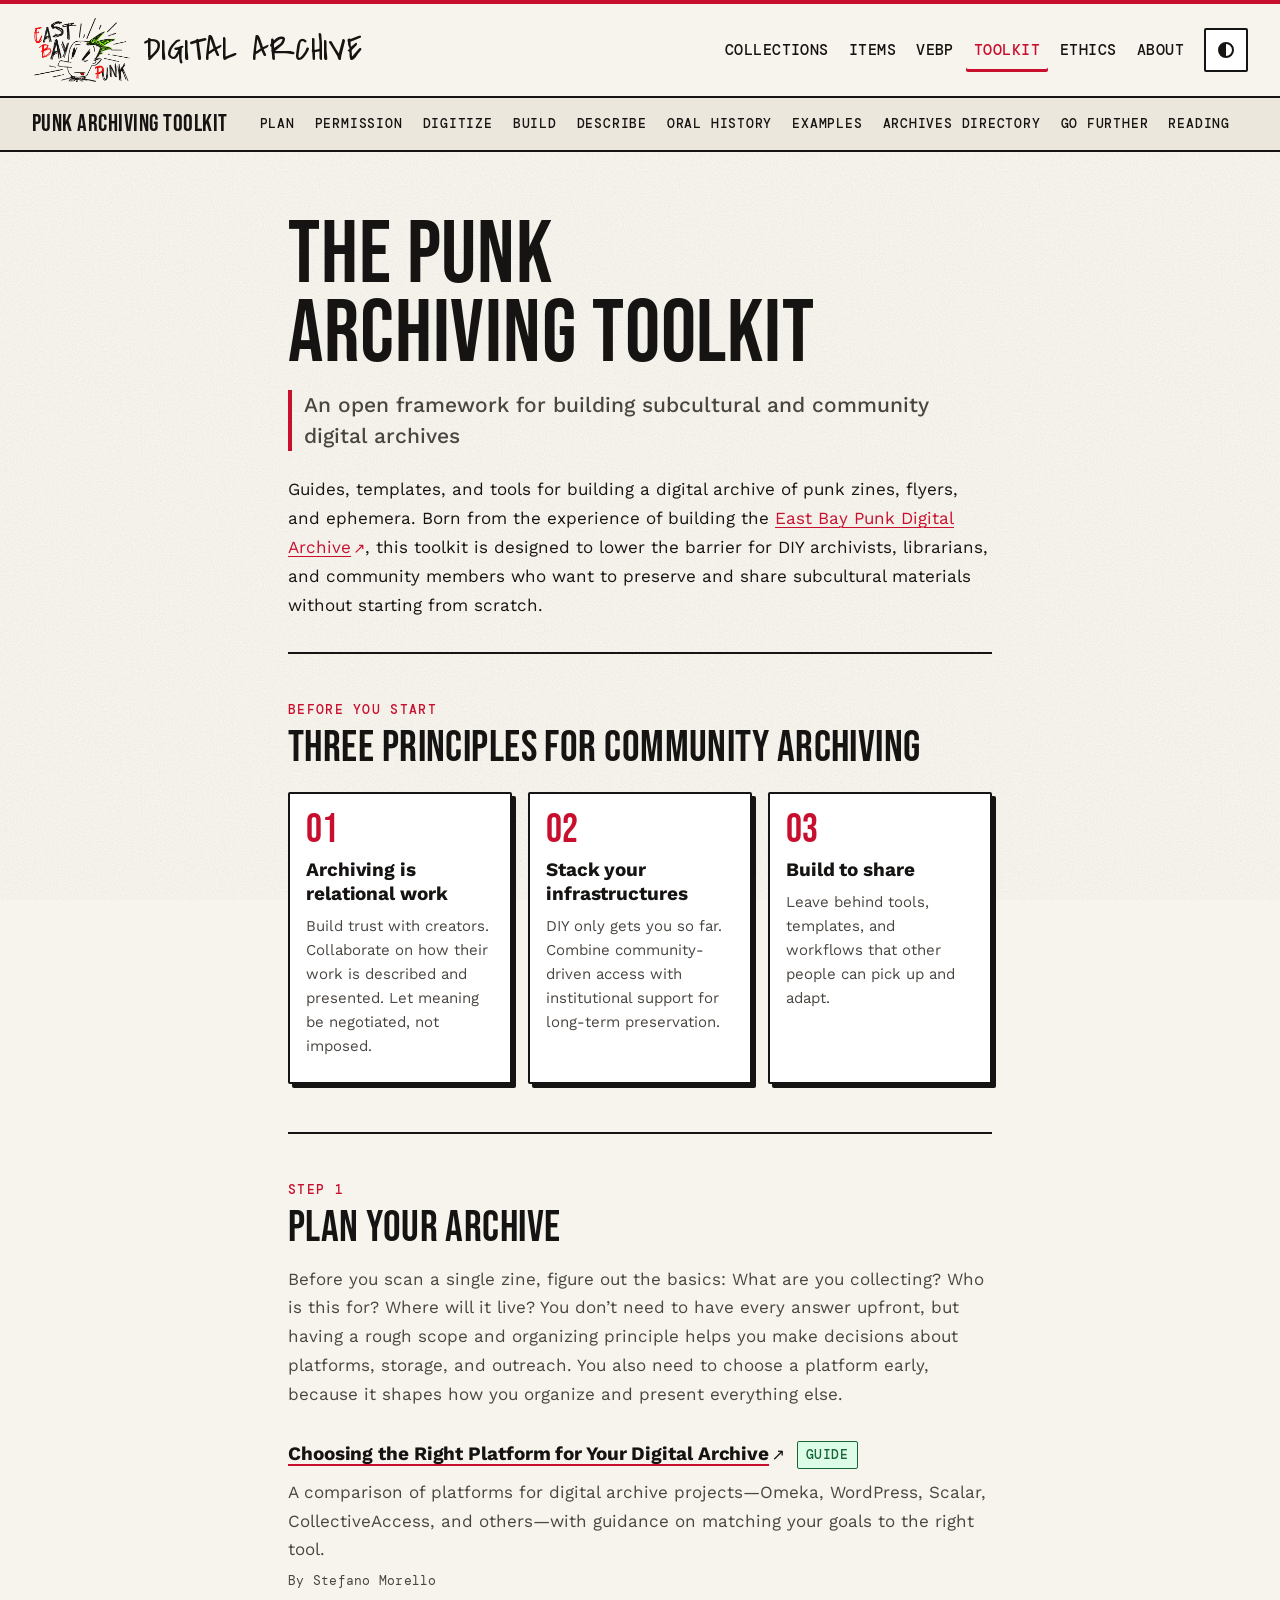
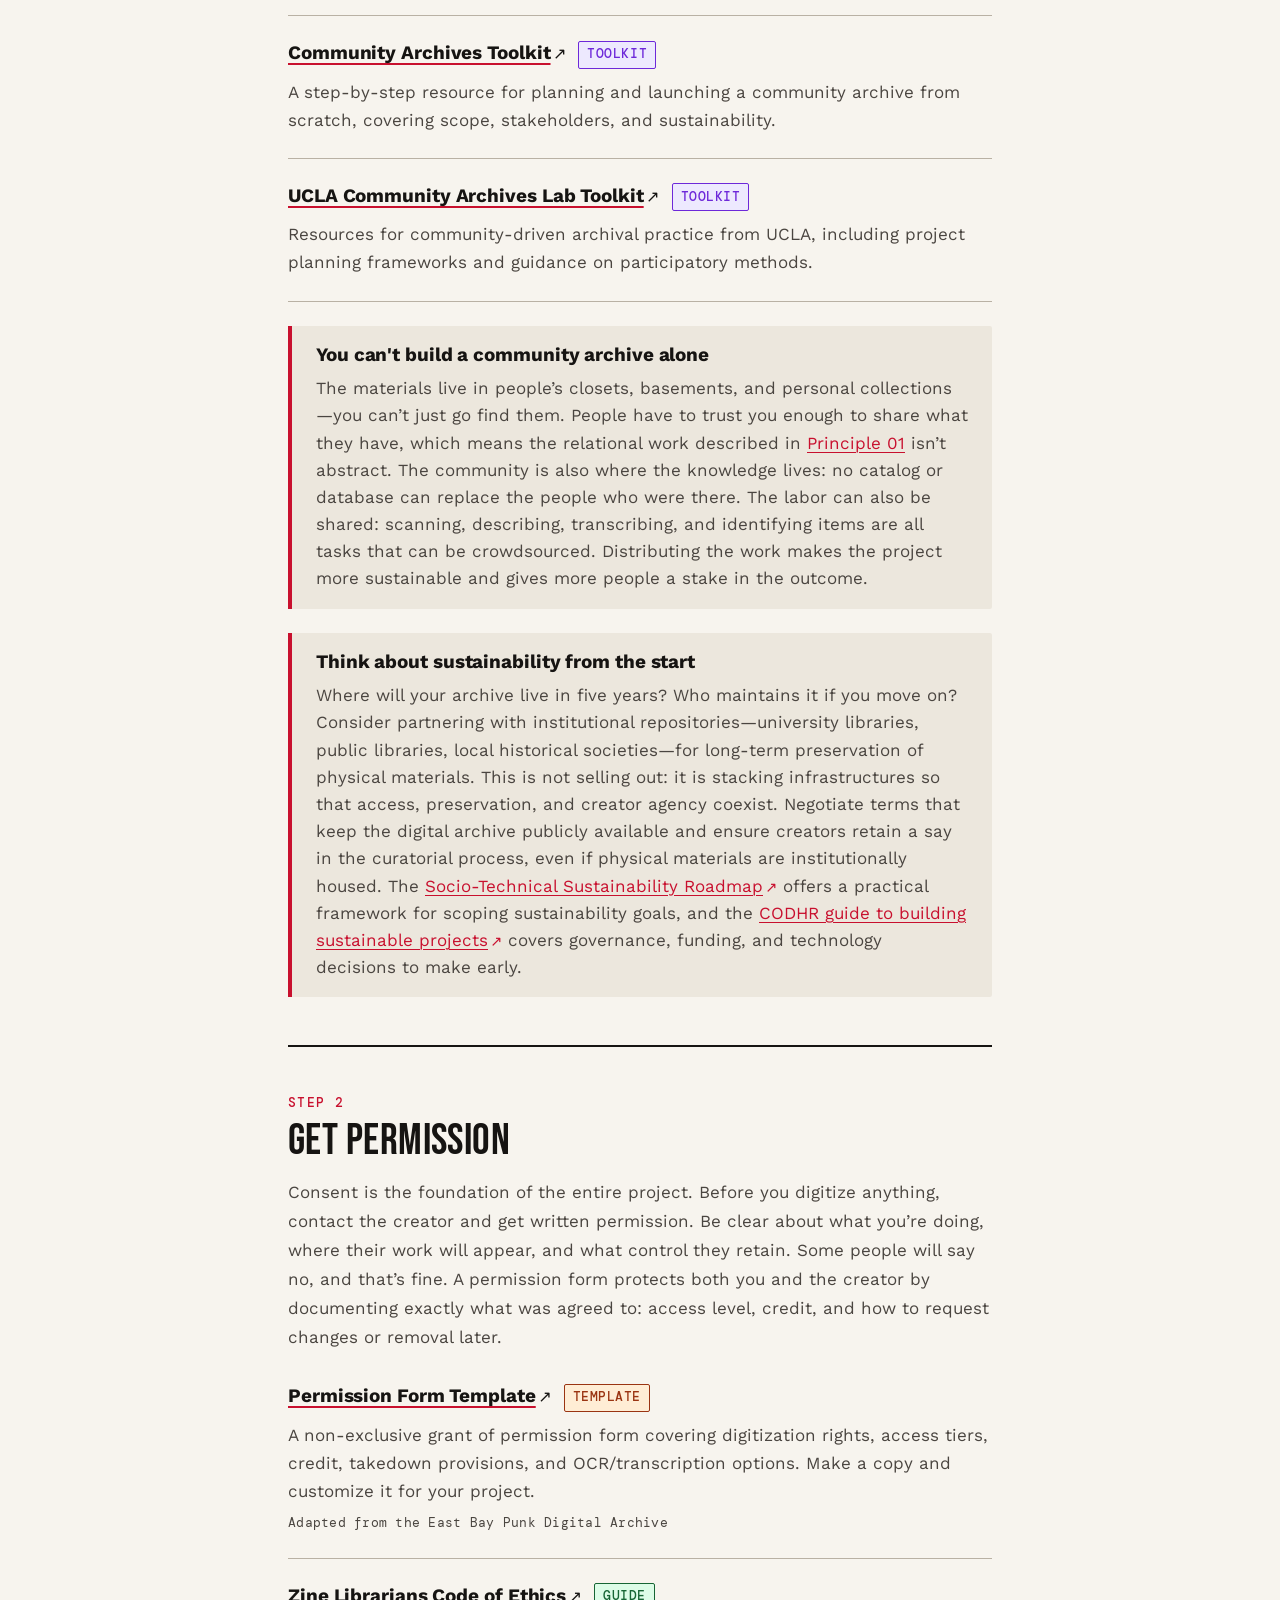
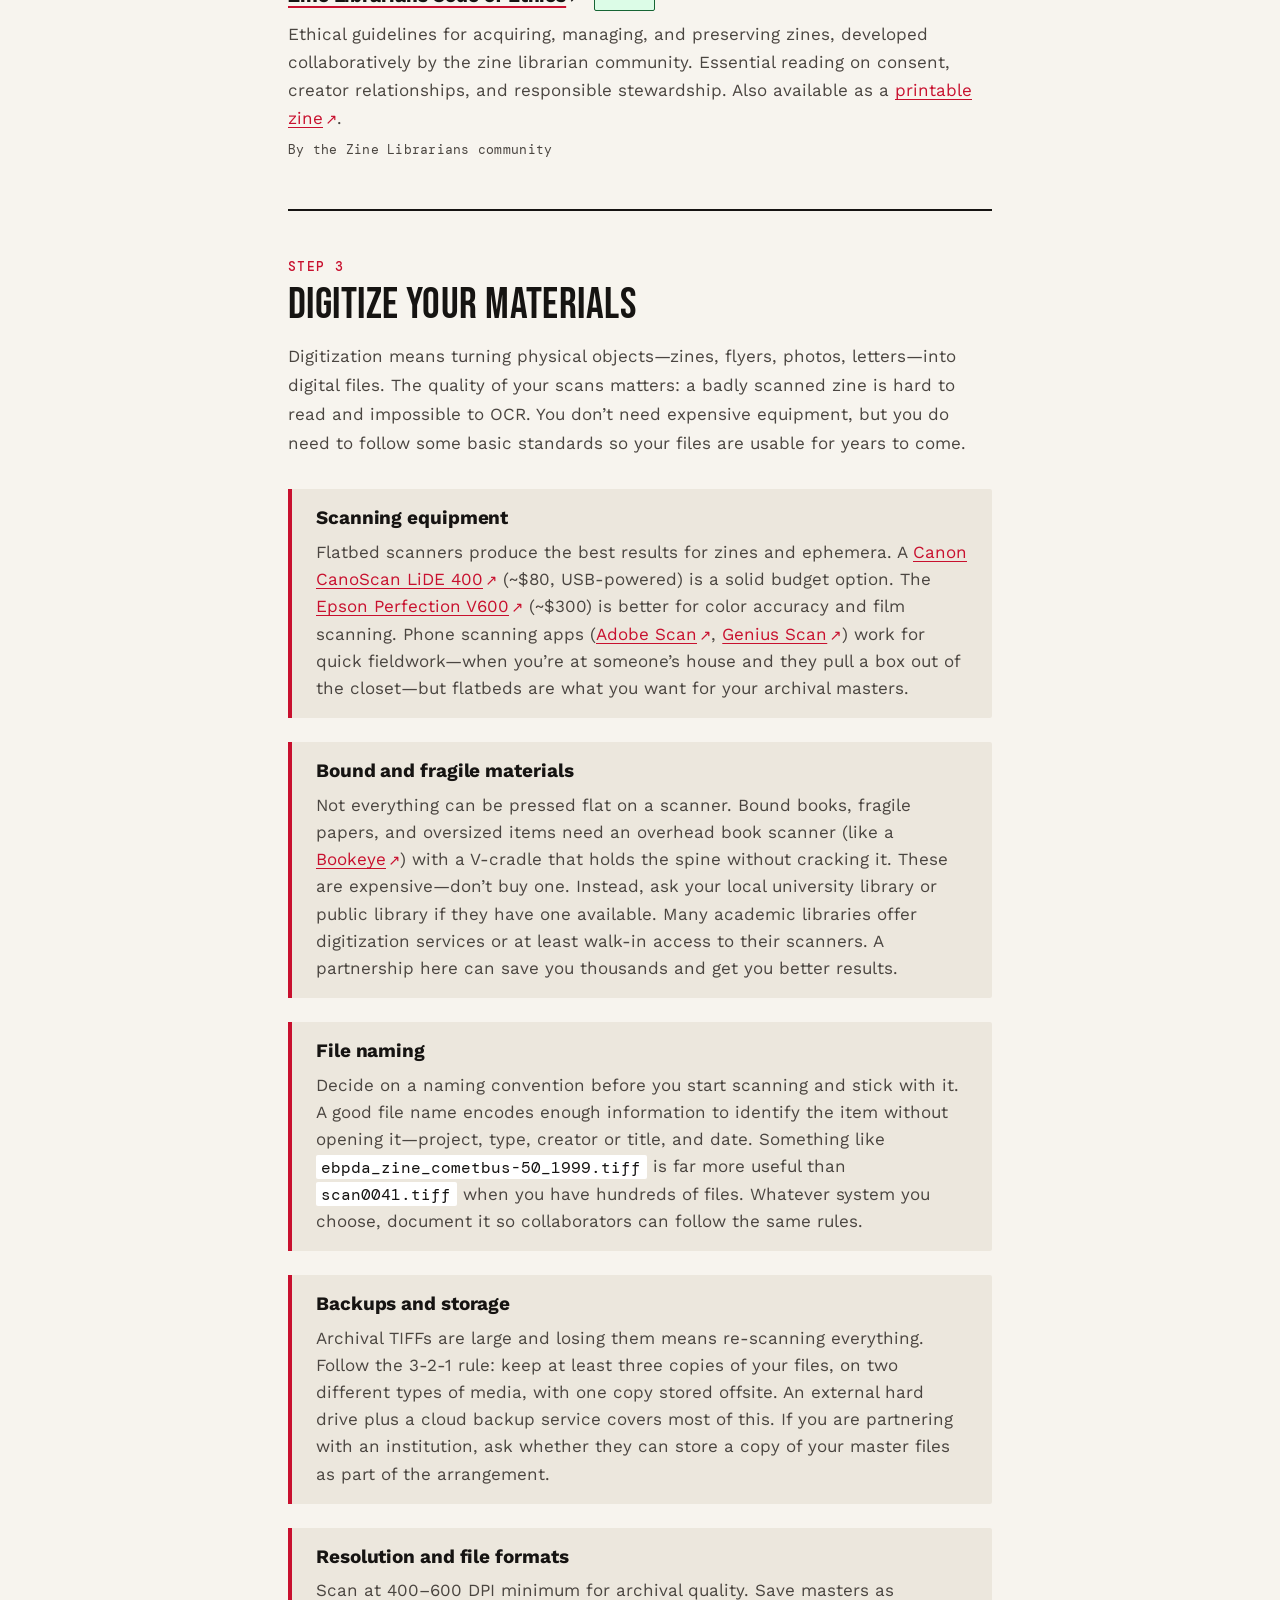
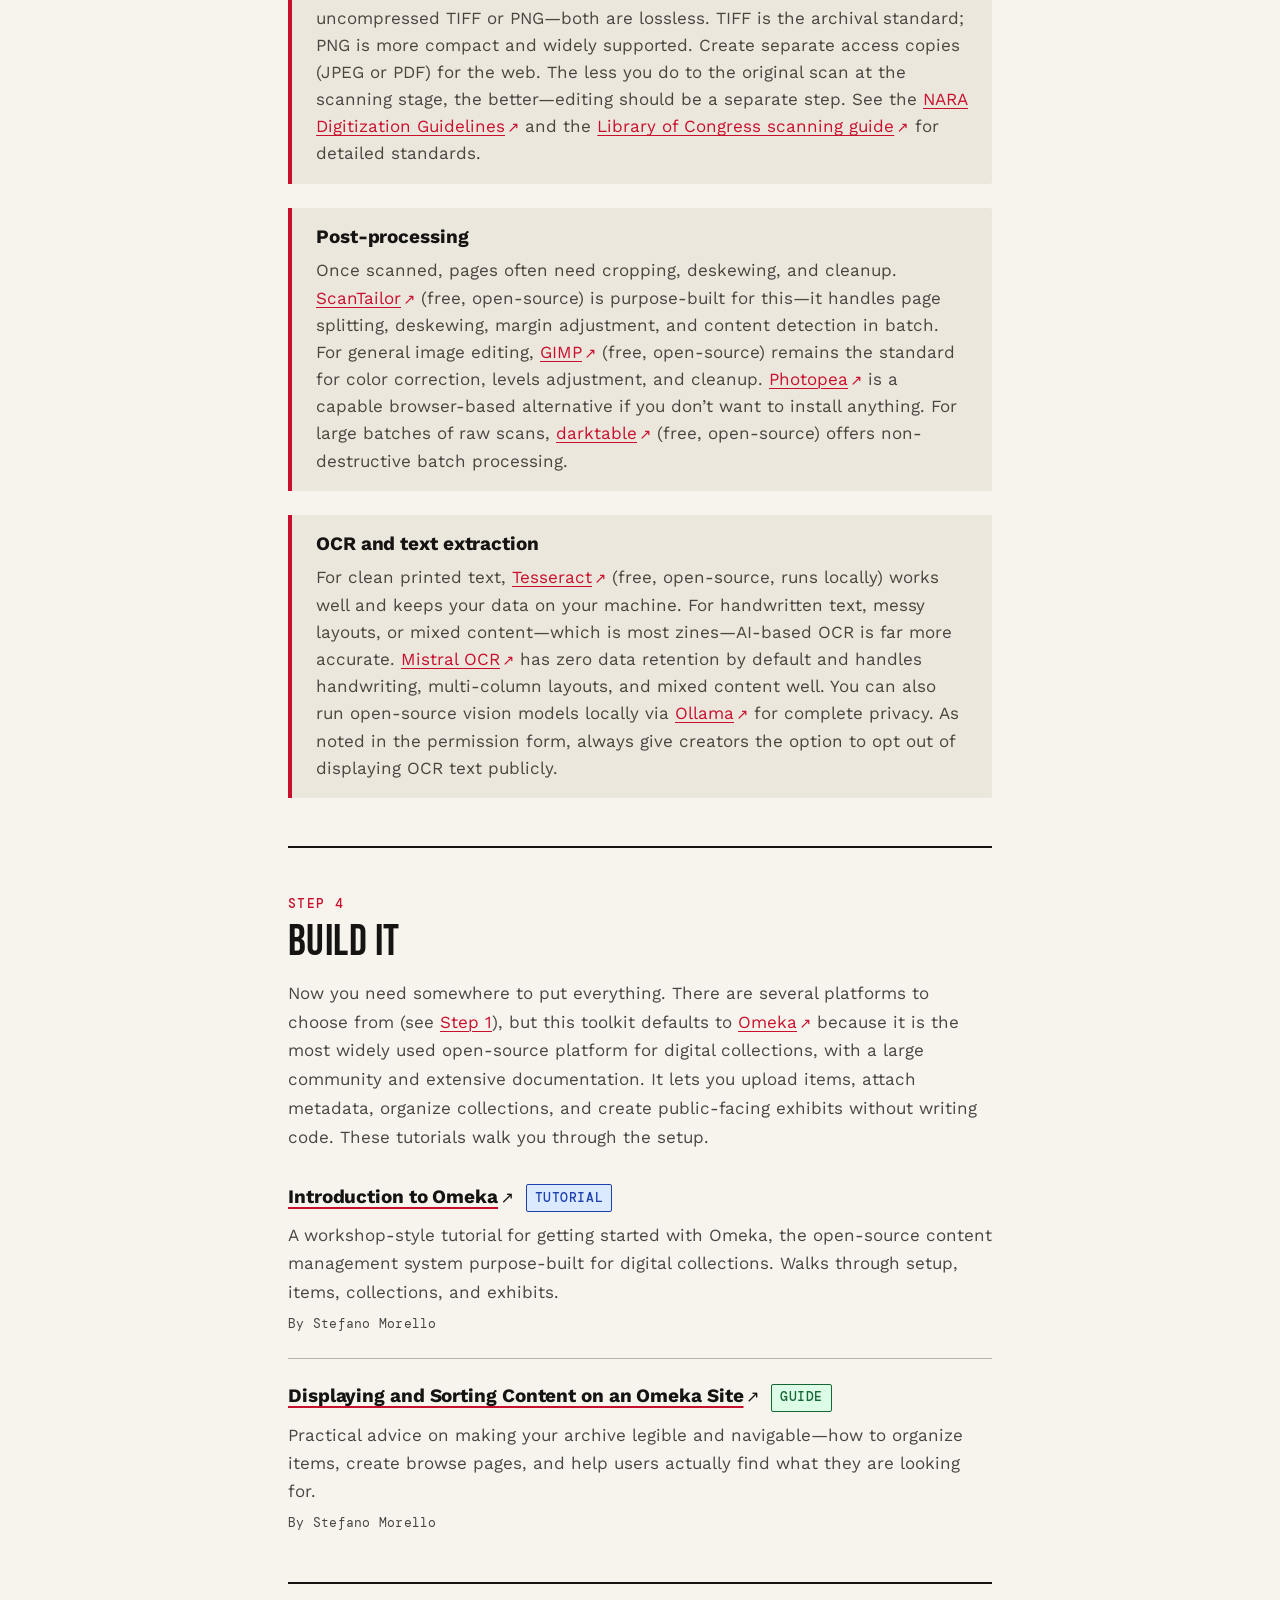
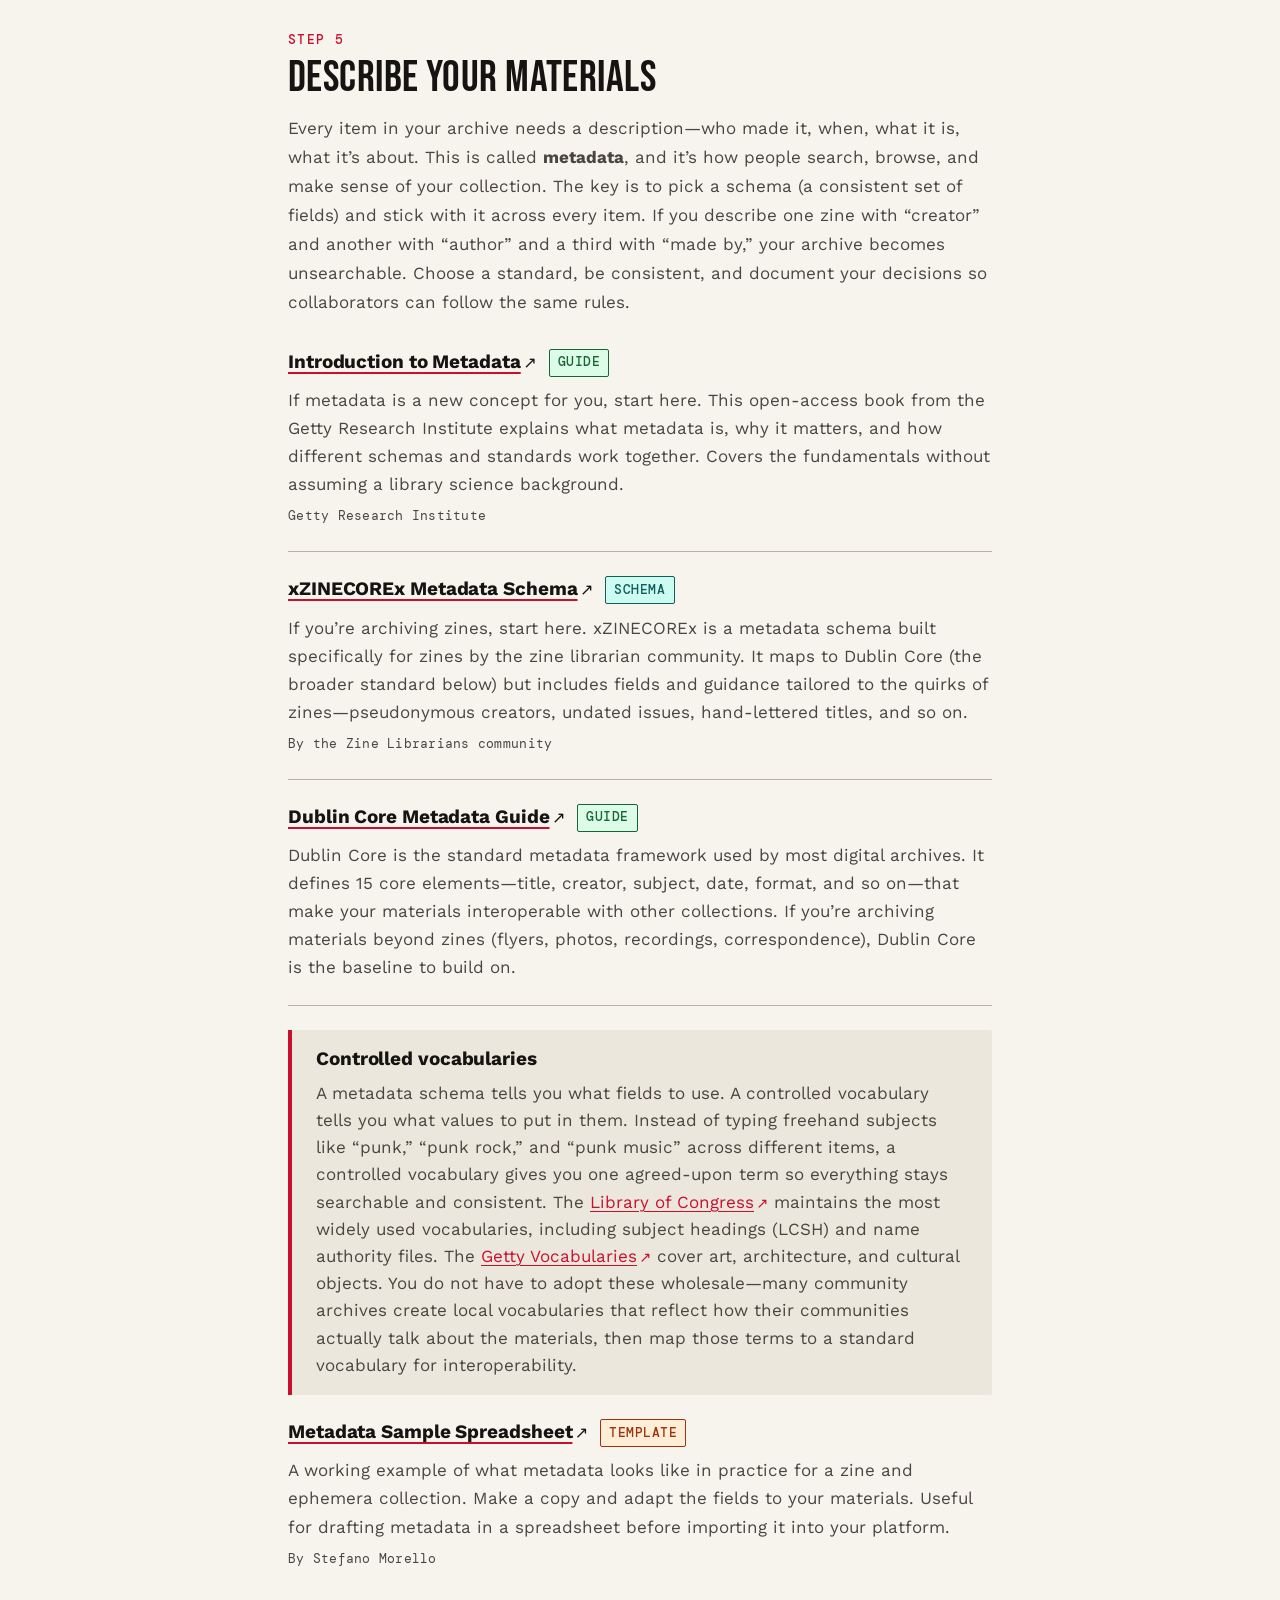
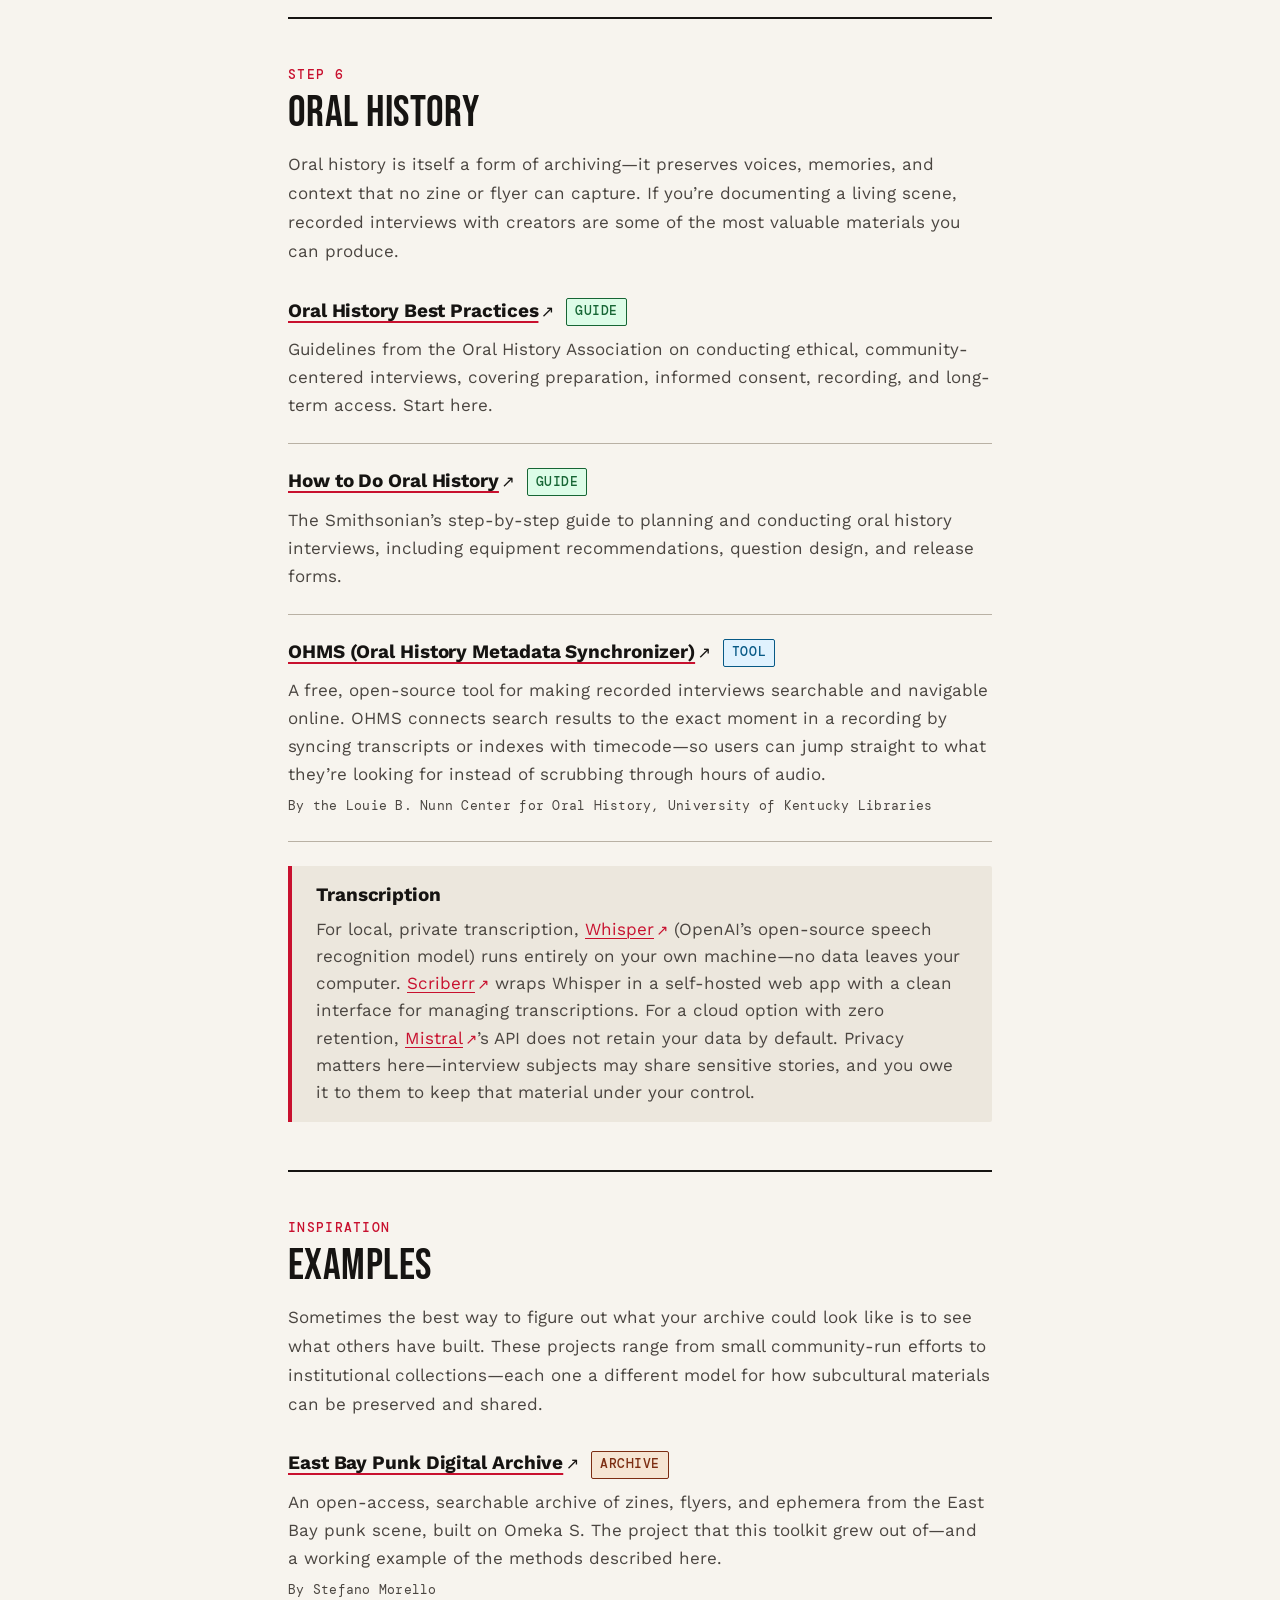
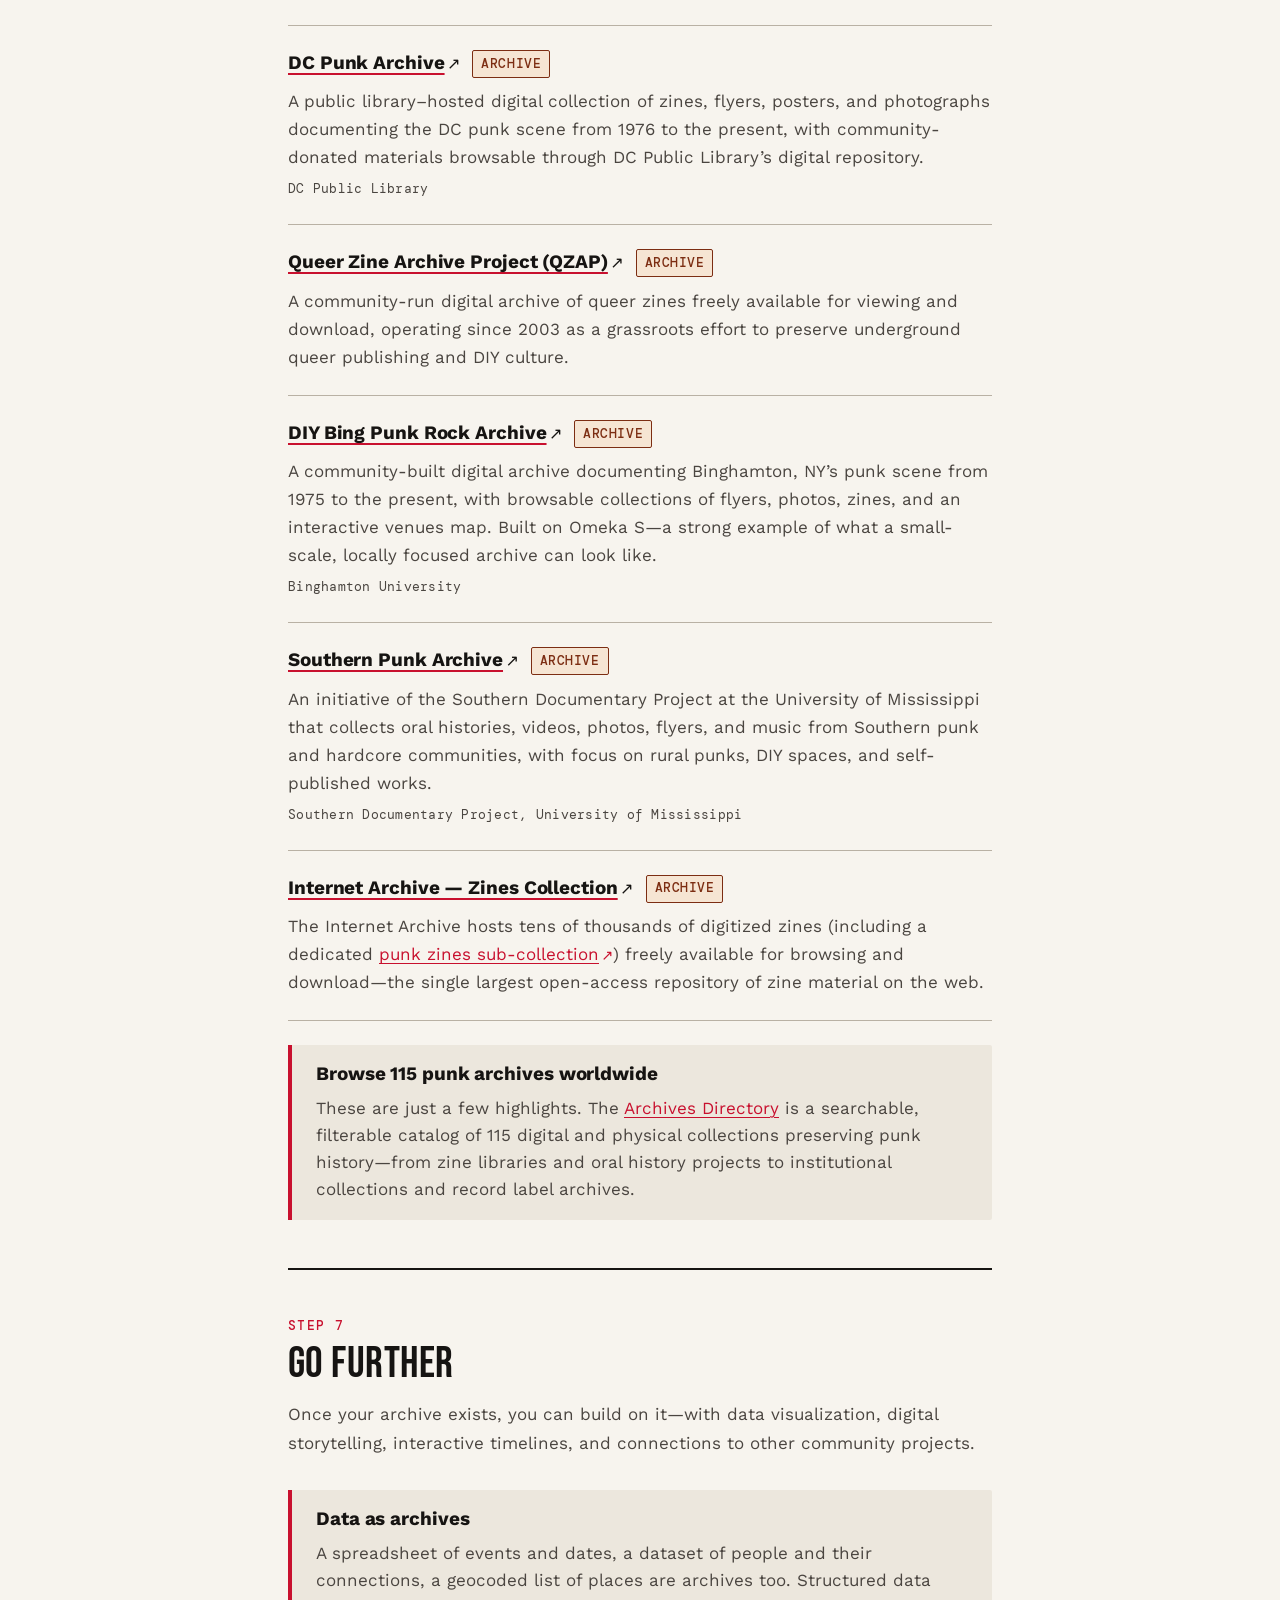
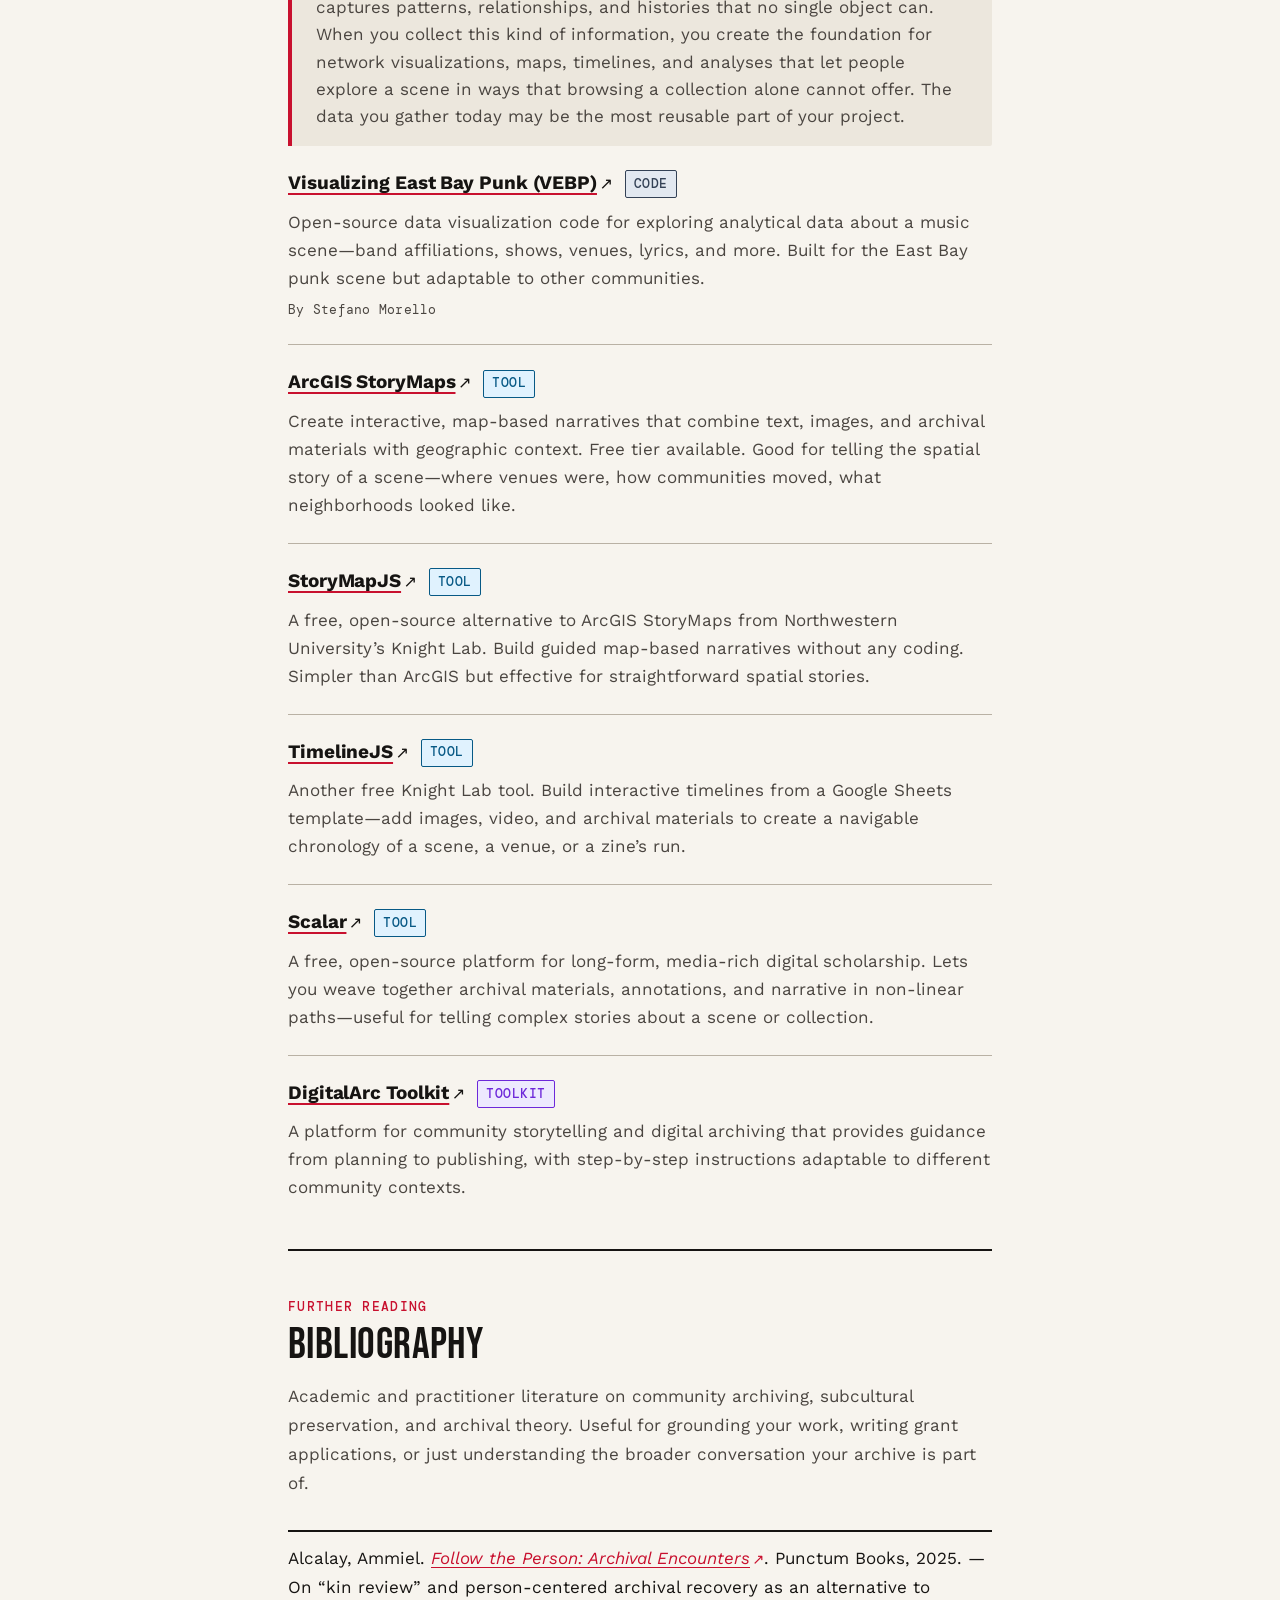
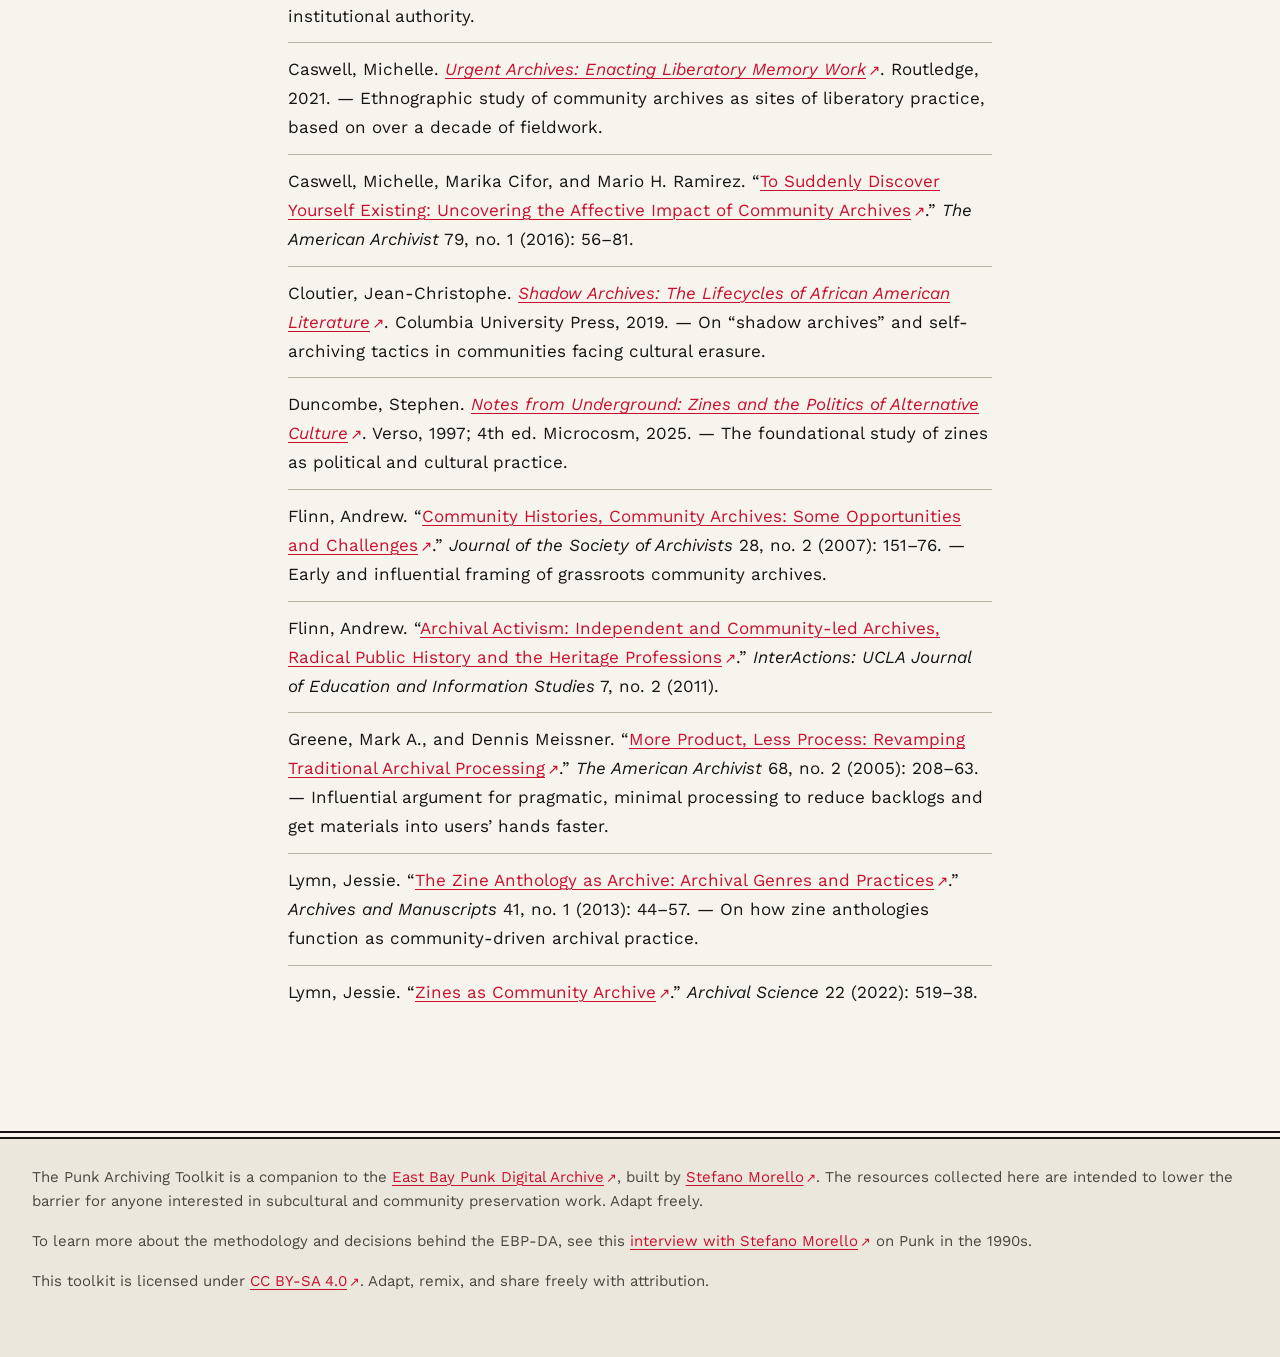
<file: index.html>
<!DOCTYPE html>
<html lang="en" data-default-theme="light">
<head>
  <meta charset="UTF-8">
  <meta name="viewport" content="width=device-width, initial-scale=1.0">
  <title>The Punk Archiving Toolkit</title>
  <meta name="description" content="An open framework of guides, templates, and tools for building subcultural and community digital archives.">
  <meta property="og:title" content="The Punk Archiving Toolkit">
  <meta property="og:description" content="An open framework of guides, templates, and tools for building subcultural and community digital archives.">
  <meta property="og:type" content="website">
  <meta property="og:url" content="https://eastbaypunkda.com/toolkit">
  <meta name="twitter:card" content="summary">
  <link rel="icon" href="data:image/svg+xml,<svg xmlns='http://www.w3.org/2000/svg' viewBox='0 0 100 100'><text y='.9em' font-size='90'>📁</text></svg>">
  <meta name="color-scheme" content="light dark">
  <script>(function(d){var r=d.documentElement,t;try{t=localStorage.getItem("ebp-theme")}catch(e){}if(t!=="light"&&t!=="dark"){t=r.getAttribute("data-default-theme")==="dark"?"dark":"light"}r.setAttribute("data-theme",t);r.classList.add("ebp-js")})(document);</script>
  <link rel="stylesheet" href="core/ebp-core.css">
  <link rel="stylesheet" href="toolkit.css">
  <script src="core/ebp-core.js" defer></script>
  <script src="toolkit.js" defer></script>
</head>
<body>

  <a class="ebp-skip" href="#content">Skip to main content</a>

  <header class="ebp-header">
    <div class="ebp-header__bar">
      <a class="ebp-brand" href="https://eastbaypunkda.com/">
        <img class="ebp-brand__logo" src="core/img/logo.png" alt="" width="60" height="40">
        <span class="ebp-brand__name">East Bay Punk <span>Digital Archive</span></span>
      </a>
      <button class="ebp-nav-toggle" type="button" aria-expanded="false" aria-controls="ebp-nav">Menu</button>
      <nav id="ebp-nav" class="ebp-nav" aria-label="Main">
        <ul class="ebp-nav__list">
          <li><a href="https://eastbaypunkda.com/s/east-bay-punk-digital-archive/item-set">Collections</a></li>
          <li><a href="https://eastbaypunkda.com/s/east-bay-punk-digital-archive/item">Items</a></li>
          <li><a href="https://eastbaypunkda.com/vebp/">VEBP</a></li>
          <li><a href="https://eastbaypunkda.com/toolkit/" aria-current="page">Toolkit</a></li>
          <li><a href="https://eastbaypunkda.com/s/east-bay-punk-digital-archive/page/ethics">Ethics</a></li>
          <li><a href="https://eastbaypunkda.com/s/east-bay-punk-digital-archive/page/about">About</a></li>
        </ul>
      </nav>
      <div class="ebp-header__tools">
        <button class="ebp-theme-toggle" type="button" aria-pressed="false">
          <span class="ebp-theme-toggle__label">Dark mode</span>
        </button>
      </div>
    </div>
    <nav class="ebp-subnav tk-subnav" aria-label="Punk Archiving Toolkit">
      <a class="ebp-subnav__title" href="index.html">Punk Archiving Toolkit</a>
      <button class="tk-subnav__toggle" type="button" aria-expanded="false" aria-controls="tk-sections" hidden>Sections</button>
      <ul class="ebp-subnav__list" id="tk-sections">
        <li><a href="#plan">Plan</a></li>
        <li><a href="#permission">Permission</a></li>
        <li><a href="#digitize">Digitize</a></li>
        <li><a href="#build">Build</a></li>
        <li><a href="#describe">Describe</a></li>
        <li><a href="#oral-history">Oral History</a></li>
        <li><a href="#examples">Examples</a></li>
        <li><a href="archives.html">Archives Directory</a></li>
        <li><a href="#further">Go Further</a></li>
        <li><a href="#reading">Reading</a></li>
      </ul>
    </nav>
  </header>

  <main id="content" tabindex="-1">

  <!-- HERO -->
  <div class="tk-hero">
    <h1>The Punk Archiving Toolkit</h1>
    <p class="subtitle">An open framework for building subcultural and community digital archives</p>
    <p class="description">
      Guides, templates, and tools for building a digital archive of punk zines, flyers, and ephemera. Born from the experience of building the <a href="https://eastbaypunkda.com" target="_blank" rel="noopener">East Bay Punk Digital Archive</a>, this toolkit is designed to lower the barrier for DIY archivists, librarians, and community members who want to preserve and share subcultural materials without starting from scratch.
    </p>
  </div>

  <hr class="tk-divider">

  <!-- PRINCIPLES -->
  <section class="tk-principles" id="principles" aria-labelledby="principles-title">
    <h2 class="tk-section__title" id="principles-title"><span class="tk-eyebrow">Before You Start</span> Three principles for community archiving</h2>
    <div class="principles-grid tk-principles__grid">
      <div class="principle">
        <p class="principle-number">01</p>
        <h3>Archiving is relational work</h3>
        <p>Build trust with creators. Collaborate on how their work is described and presented. Let meaning be negotiated, not imposed.</p>
      </div>
      <div class="principle">
        <p class="principle-number">02</p>
        <h3>Stack your infrastructures</h3>
        <p>DIY only gets you so far. Combine community-driven access with institutional support for long-term preservation.</p>
      </div>
      <div class="principle">
        <p class="principle-number">03</p>
        <h3>Build to share</h3>
        <p>Leave behind tools, templates, and workflows that other people can pick up and adapt.</p>
      </div>
    </div>
  </section>

  <hr class="tk-divider">

  <!-- PLAN YOUR ARCHIVE -->
  <section class="tk-section" id="plan" aria-labelledby="plan-title">
    <h2 class="tk-section__title" id="plan-title"><span class="tk-eyebrow">Step 1</span> Plan your archive</h2>
    <p class="section-desc tk-lede">Before you scan a single zine, figure out the basics: What are you collecting? Who is this for? Where will it live? You don&rsquo;t need to have every answer upfront, but having a rough scope and organizing principle helps you make decisions about platforms, storage, and outreach. You also need to choose a platform early, because it shapes how you organize and present everything else.</p>
    <div class="resources">

      <div class="resource">
        <div class="resource-header">
          <h3 class="resource-title"><a href="https://digitalfellows.commons.gc.cuny.edu/2021/03/22/choosing-the-right-platform-for-your-digital-archive/" target="_blank" rel="noopener">Choosing the Right Platform for Your Digital Archive</a></h3>
          <span class="ebp-tag tag tag-guide">guide</span>
        </div>
        <p class="resource-desc">A comparison of platforms for digital archive projects&mdash;Omeka, WordPress, Scalar, CollectiveAccess, and others&mdash;with guidance on matching your goals to the right tool.</p>
        <p class="resource-credit">By Stefano Morello</p>
      </div>

      <div class="resource">
        <div class="resource-header">
          <h3 class="resource-title"><a href="https://community-archives.gitbook.io/toolkit" target="_blank" rel="noopener">Community Archives Toolkit</a></h3>
          <span class="ebp-tag tag tag-toolkit">toolkit</span>
        </div>
        <p class="resource-desc">A step-by-step resource for planning and launching a community archive from scratch, covering scope, stakeholders, and sustainability.</p>
      </div>

      <div class="resource">
        <div class="resource-header">
          <h3 class="resource-title"><a href="https://communityarchiveslab.ucla.edu/toolkit/" target="_blank" rel="noopener">UCLA Community Archives Lab Toolkit</a></h3>
          <span class="ebp-tag tag tag-toolkit">toolkit</span>
        </div>
        <p class="resource-desc">Resources for community-driven archival practice from UCLA, including project planning frameworks and guidance on participatory methods.</p>
      </div>

      <div class="callout">
        <h3 class="callout-title">You can't build a community archive alone</h3>
        <p>The materials live in people&rsquo;s closets, basements, and personal collections&mdash;you can&rsquo;t just go find them. People have to trust you enough to share what they have, which means the relational work described in <a href="#principles">Principle 01</a> isn&rsquo;t abstract. The community is also where the knowledge lives: no catalog or database can replace the people who were there. The labor can also be shared: scanning, describing, transcribing, and identifying items are all tasks that can be crowdsourced. Distributing the work makes the project more sustainable and gives more people a stake in the outcome.</p>
      </div>

      <div class="callout">
        <h3 class="callout-title">Think about sustainability from the start</h3>
        <p>Where will your archive live in five years? Who maintains it if you move on? Consider partnering with institutional repositories&mdash;university libraries, public libraries, local historical societies&mdash;for long-term preservation of physical materials. This is not selling out: it is stacking infrastructures so that access, preservation, and creator agency coexist. Negotiate terms that keep the digital archive publicly available and ensure creators retain a say in the curatorial process, even if physical materials are institutionally housed. The <a href="https://sites.haa.pitt.edu/sustainabilityroadmap/" target="_blank" rel="noopener">Socio-Technical Sustainability Roadmap</a> offers a practical framework for scoping sustainability goals, and the <a href="https://liberalarts.tamu.edu/codhr/resources/building-sustainable-projects/" target="_blank" rel="noopener">CODHR guide to building sustainable projects</a> covers governance, funding, and technology decisions to make early.</p>
      </div>

    </div>
  </section>

  <hr class="tk-divider">

  <!-- GET PERMISSION -->
  <section class="tk-section" id="permission" aria-labelledby="permission-title">
    <h2 class="tk-section__title" id="permission-title"><span class="tk-eyebrow">Step 2</span> Get permission</h2>
    <p class="section-desc tk-lede">Consent is the foundation of the entire project. Before you digitize anything, contact the creator and get written permission. Be clear about what you&rsquo;re doing, where their work will appear, and what control they retain. Some people will say no, and that&rsquo;s fine. A permission form protects both you and the creator by documenting exactly what was agreed to: access level, credit, and how to request changes or removal later.</p>
    <div class="resources">

      <div class="resource">
        <div class="resource-header">
          <h3 class="resource-title"><a href="https://docs.google.com/document/d/1N7I91-eYwPl23uAo0UozLrX2yL-D_IFu/edit?usp=sharing&ouid=107505223254233917359&rtpof=true&sd=true" target="_blank" rel="noopener">Permission Form Template</a></h3>
          <span class="ebp-tag tag tag-template">template</span>
        </div>
        <p class="resource-desc">A non-exclusive grant of permission form covering digitization rights, access tiers, credit, takedown provisions, and OCR/transcription options. Make a copy and customize it for your project.</p>
        <p class="resource-credit">Adapted from the East Bay Punk Digital Archive</p>
      </div>

      <div class="resource">
        <div class="resource-header">
          <h3 class="resource-title"><a href="https://www.zinelibraries.info/code-of-ethics/" target="_blank" rel="noopener">Zine Librarians Code of Ethics</a></h3>
          <span class="ebp-tag tag tag-guide">guide</span>
        </div>
        <p class="resource-desc">Ethical guidelines for acquiring, managing, and preserving zines, developed collaboratively by the zine librarian community. Essential reading on consent, creator relationships, and responsible stewardship. Also available as a <a href="https://www.zinelibraries.info/wp-content/uploads/2015/11/EthicsZine-rev-20151105.pdf" target="_blank" rel="noopener">printable zine</a>.</p>
        <p class="resource-credit">By the Zine Librarians community</p>
      </div>

    </div>
  </section>

  <hr class="tk-divider">

  <!-- DIGITIZE YOUR MATERIALS -->
  <section class="tk-section" id="digitize" aria-labelledby="digitize-title">
    <h2 class="tk-section__title" id="digitize-title"><span class="tk-eyebrow">Step 3</span> Digitize your materials</h2>
    <p class="section-desc tk-lede">Digitization means turning physical objects&mdash;zines, flyers, photos, letters&mdash;into digital files. The quality of your scans matters: a badly scanned zine is hard to read and impossible to OCR. You don&rsquo;t need expensive equipment, but you do need to follow some basic standards so your files are usable for years to come.</p>
    <div class="resources">

      <div class="callout">
        <h3 class="callout-title">Scanning equipment</h3>
        <p>Flatbed scanners produce the best results for zines and ephemera. A <a href="https://www.usa.canon.com/shop/p/canoscan-lide-400" target="_blank" rel="noopener">Canon CanoScan LiDE 400</a> (~$80, USB-powered) is a solid budget option. The <a href="https://epson.com/For-Home/Scanners/Photo/Epson-Perfection-V600-Photo-Scanner/p/B11B198011" target="_blank" rel="noopener">Epson Perfection V600</a> (~$300) is better for color accuracy and film scanning. Phone scanning apps (<a href="https://www.adobe.com/acrobat/mobile/scanner-app.html" target="_blank" rel="noopener">Adobe Scan</a>, <a href="https://apps.apple.com/us/app/genius-scan-pdf-scanner/id1093753460" target="_blank" rel="noopener">Genius Scan</a>) work for quick fieldwork&mdash;when you&rsquo;re at someone&rsquo;s house and they pull a box out of the closet&mdash;but flatbeds are what you want for your archival masters.</p>
      </div>

      <div class="callout">
        <h3 class="callout-title">Bound and fragile materials</h3>
        <p>Not everything can be pressed flat on a scanner. Bound books, fragile papers, and oversized items need an overhead book scanner (like a <a href="https://www.imageaccess.de/bookeye" target="_blank" rel="noopener">Bookeye</a>) with a V-cradle that holds the spine without cracking it. These are expensive&mdash;don&rsquo;t buy one. Instead, ask your local university library or public library if they have one available. Many academic libraries offer digitization services or at least walk-in access to their scanners. A partnership here can save you thousands and get you better results.</p>
      </div>

      <div class="callout">
        <h3 class="callout-title">File naming</h3>
        <p>Decide on a naming convention before you start scanning and stick with it. A good file name encodes enough information to identify the item without opening it&mdash;project, type, creator or title, and date. Something like <code>ebpda_zine_cometbus-50_1999.tiff</code> is far more useful than <code>scan0041.tiff</code> when you have hundreds of files. Whatever system you choose, document it so collaborators can follow the same rules.</p>
      </div>

      <div class="callout">
        <h3 class="callout-title">Backups and storage</h3>
        <p>Archival TIFFs are large and losing them means re-scanning everything. Follow the 3-2-1 rule: keep at least three copies of your files, on two different types of media, with one copy stored offsite. An external hard drive plus a cloud backup service covers most of this. If you are partnering with an institution, ask whether they can store a copy of your master files as part of the arrangement.</p>
      </div>

      <div class="callout">
        <h3 class="callout-title">Resolution and file formats</h3>
        <p>Scan at 400&ndash;600 DPI minimum for archival quality. Save masters as uncompressed TIFF or PNG&mdash;both are lossless. TIFF is the archival standard; PNG is more compact and widely supported. Create separate access copies (JPEG or PDF) for the web. The less you do to the original scan at the scanning stage, the better&mdash;editing should be a separate step. See the <a href="https://www.archives.gov/preservation/technical/guidelines.html" target="_blank" rel="noopener">NARA Digitization Guidelines</a> and the <a href="https://blogs.loc.gov/thesignal/2014/03/personal-digital-archiving-the-basics-of-scanning/" target="_blank" rel="noopener">Library of Congress scanning guide</a> for detailed standards.</p>
      </div>

      <div class="callout">
        <h3 class="callout-title">Post-processing</h3>
        <p>Once scanned, pages often need cropping, deskewing, and cleanup. <a href="https://scantailor.org/" target="_blank" rel="noopener">ScanTailor</a> (free, open-source) is purpose-built for this&mdash;it handles page splitting, deskewing, margin adjustment, and content detection in batch. For general image editing, <a href="https://www.gimp.org/" target="_blank" rel="noopener">GIMP</a> (free, open-source) remains the standard for color correction, levels adjustment, and cleanup. <a href="https://www.photopea.com/" target="_blank" rel="noopener">Photopea</a> is a capable browser-based alternative if you don&rsquo;t want to install anything. For large batches of raw scans, <a href="https://www.darktable.org/" target="_blank" rel="noopener">darktable</a> (free, open-source) offers non-destructive batch processing.</p>
      </div>

      <div class="callout">
        <h3 class="callout-title">OCR and text extraction</h3>
        <p>For clean printed text, <a href="https://github.com/tesseract-ocr/tesseract" target="_blank" rel="noopener">Tesseract</a> (free, open-source, runs locally) works well and keeps your data on your machine. For handwritten text, messy layouts, or mixed content&mdash;which is most zines&mdash;AI-based OCR is far more accurate. <a href="https://mistral.ai/news/mistral-ocr" target="_blank" rel="noopener">Mistral OCR</a> has zero data retention by default and handles handwriting, multi-column layouts, and mixed content well. You can also run open-source vision models locally via <a href="https://ollama.com/" target="_blank" rel="noopener">Ollama</a> for complete privacy. As noted in the permission form, always give creators the option to opt out of displaying OCR text publicly.</p>
      </div>

    </div>
  </section>

  <hr class="tk-divider">

  <!-- BUILD IT -->
  <section class="tk-section" id="build" aria-labelledby="build-title">
    <h2 class="tk-section__title" id="build-title"><span class="tk-eyebrow">Step 4</span> Build it</h2>
    <p class="section-desc tk-lede">Now you need somewhere to put everything. There are several platforms to choose from (see <a href="#plan">Step 1</a>), but this toolkit defaults to <a href="https://omeka.org/" target="_blank" rel="noopener">Omeka</a> because it is the most widely used open-source platform for digital collections, with a large community and extensive documentation. It lets you upload items, attach metadata, organize collections, and create public-facing exhibits without writing code. These tutorials walk you through the setup.</p>
    <div class="resources">

      <div class="resource">
        <div class="resource-header">
          <h3 class="resource-title"><a href="https://github.com/smorello87/intro-to-omeka" target="_blank" rel="noopener">Introduction to Omeka</a></h3>
          <span class="ebp-tag tag tag-tutorial">tutorial</span>
        </div>
        <p class="resource-desc">A workshop-style tutorial for getting started with Omeka, the open-source content management system purpose-built for digital collections. Walks through setup, items, collections, and exhibits.</p>
        <p class="resource-credit">By Stefano Morello</p>
      </div>

      <div class="resource">
        <div class="resource-header">
          <h3 class="resource-title"><a href="https://digitalfellows.commons.gc.cuny.edu/2019/11/07/a-legible-digital-archive-displaying-and-sorting-content-on-an-omeka-site/" target="_blank" rel="noopener">Displaying and Sorting Content on an Omeka Site</a></h3>
          <span class="ebp-tag tag tag-guide">guide</span>
        </div>
        <p class="resource-desc">Practical advice on making your archive legible and navigable&mdash;how to organize items, create browse pages, and help users actually find what they are looking for.</p>
        <p class="resource-credit">By Stefano Morello</p>
      </div>

    </div>
  </section>

  <hr class="tk-divider">

  <!-- DESCRIBE YOUR MATERIALS -->
  <section class="tk-section" id="describe" aria-labelledby="describe-title">
    <h2 class="tk-section__title" id="describe-title"><span class="tk-eyebrow">Step 5</span> Describe your materials</h2>
    <p class="section-desc tk-lede">Every item in your archive needs a description&mdash;who made it, when, what it is, what it&rsquo;s about. This is called <strong>metadata</strong>, and it&rsquo;s how people search, browse, and make sense of your collection. The key is to pick a schema (a consistent set of fields) and stick with it across every item. If you describe one zine with &ldquo;creator&rdquo; and another with &ldquo;author&rdquo; and a third with &ldquo;made by,&rdquo; your archive becomes unsearchable. Choose a standard, be consistent, and document your decisions so collaborators can follow the same rules.</p>
    <div class="resources">

      <div class="resource">
        <div class="resource-header">
          <h3 class="resource-title"><a href="https://www.getty.edu/publications/intrometadata/" target="_blank" rel="noopener">Introduction to Metadata</a></h3>
          <span class="ebp-tag tag tag-guide">guide</span>
        </div>
        <p class="resource-desc">If metadata is a new concept for you, start here. This open-access book from the Getty Research Institute explains what metadata is, why it matters, and how different schemas and standards work together. Covers the fundamentals without assuming a library science background.</p>
        <p class="resource-credit">Getty Research Institute</p>
      </div>

      <div class="resource">
        <div class="resource-header">
          <h3 class="resource-title"><a href="https://www.zinelibraries.info/wp-content/uploads/2021/05/Zinecore_Zine_Flats.pdf" target="_blank" rel="noopener">xZINECOREx Metadata Schema</a></h3>
          <span class="ebp-tag tag tag-schema">schema</span>
        </div>
        <p class="resource-desc">If you&rsquo;re archiving zines, start here. xZINECOREx is a metadata schema built specifically for zines by the zine librarian community. It maps to Dublin Core (the broader standard below) but includes fields and guidance tailored to the quirks of zines&mdash;pseudonymous creators, undated issues, hand-lettered titles, and so on.</p>
        <p class="resource-credit">By the Zine Librarians community</p>
      </div>

      <div class="resource">
        <div class="resource-header">
          <h3 class="resource-title"><a href="https://www.dublincore.org/specifications/dublin-core/usageguide/" target="_blank" rel="noopener">Dublin Core Metadata Guide</a></h3>
          <span class="ebp-tag tag tag-guide">guide</span>
        </div>
        <p class="resource-desc">Dublin Core is the standard metadata framework used by most digital archives. It defines 15 core elements&mdash;title, creator, subject, date, format, and so on&mdash;that make your materials interoperable with other collections. If you&rsquo;re archiving materials beyond zines (flyers, photos, recordings, correspondence), Dublin Core is the baseline to build on.</p>
      </div>

      <div class="callout">
        <h3 class="callout-title">Controlled vocabularies</h3>
        <p>A metadata schema tells you what fields to use. A controlled vocabulary tells you what values to put in them. Instead of typing freehand subjects like &ldquo;punk,&rdquo; &ldquo;punk rock,&rdquo; and &ldquo;punk music&rdquo; across different items, a controlled vocabulary gives you one agreed-upon term so everything stays searchable and consistent. The <a href="https://www.loc.gov/librarians/controlled-vocabularies/" target="_blank" rel="noopener">Library of Congress</a> maintains the most widely used vocabularies, including subject headings (LCSH) and name authority files. The <a href="https://www.getty.edu/research/tools/vocabularies/" target="_blank" rel="noopener">Getty Vocabularies</a> cover art, architecture, and cultural objects. You do not have to adopt these wholesale&mdash;many community archives create local vocabularies that reflect how their communities actually talk about the materials, then map those terms to a standard vocabulary for interoperability.</p>
      </div>

      <div class="resource">
        <div class="resource-header">
          <h3 class="resource-title"><a href="https://docs.google.com/spreadsheets/d/1Pq-8onQC0ZleewmlqN9GD6BfRwixL2-4vRiJUeajsD8/edit?usp=sharing" target="_blank" rel="noopener">Metadata Sample Spreadsheet</a></h3>
          <span class="ebp-tag tag tag-template">template</span>
        </div>
        <p class="resource-desc">A working example of what metadata looks like in practice for a zine and ephemera collection. Make a copy and adapt the fields to your materials. Useful for drafting metadata in a spreadsheet before importing it into your platform.</p>
        <p class="resource-credit">By Stefano Morello</p>
      </div>

    </div>
  </section>

  <hr class="tk-divider">

  <!-- ORAL HISTORY -->
  <section class="tk-section" id="oral-history" aria-labelledby="oral-history-title">
    <h2 class="tk-section__title" id="oral-history-title"><span class="tk-eyebrow">Step 6</span> Oral history</h2>
    <p class="section-desc tk-lede">Oral history is itself a form of archiving&mdash;it preserves voices, memories, and context that no zine or flyer can capture. If you&rsquo;re documenting a living scene, recorded interviews with creators are some of the most valuable materials you can produce.</p>
    <div class="resources">

      <div class="resource">
        <div class="resource-header">
          <h3 class="resource-title"><a href="https://oralhistory.org/best-practices/" target="_blank" rel="noopener">Oral History Best Practices</a></h3>
          <span class="ebp-tag tag tag-guide">guide</span>
        </div>
        <p class="resource-desc">Guidelines from the Oral History Association on conducting ethical, community-centered interviews, covering preparation, informed consent, recording, and long-term access. Start here.</p>
      </div>

      <div class="resource">
        <div class="resource-header">
          <h3 class="resource-title"><a href="https://siarchives.si.edu/history/how-do-oral-history" target="_blank" rel="noopener">How to Do Oral History</a></h3>
          <span class="ebp-tag tag tag-guide">guide</span>
        </div>
        <p class="resource-desc">The Smithsonian&rsquo;s step-by-step guide to planning and conducting oral history interviews, including equipment recommendations, question design, and release forms.</p>
      </div>

      <div class="resource">
        <div class="resource-header">
          <h3 class="resource-title"><a href="https://www.oralhistoryonline.org/" target="_blank" rel="noopener">OHMS (Oral History Metadata Synchronizer)</a></h3>
          <span class="ebp-tag tag tag-tool">tool</span>
        </div>
        <p class="resource-desc">A free, open-source tool for making recorded interviews searchable and navigable online. OHMS connects search results to the exact moment in a recording by syncing transcripts or indexes with timecode&mdash;so users can jump straight to what they&rsquo;re looking for instead of scrubbing through hours of audio.</p>
        <p class="resource-credit">By the Louie B. Nunn Center for Oral History, University of Kentucky Libraries</p>
      </div>

      <div class="callout">
        <h3 class="callout-title">Transcription</h3>
        <p>For local, private transcription, <a href="https://github.com/openai/whisper" target="_blank" rel="noopener">Whisper</a> (OpenAI&rsquo;s open-source speech recognition model) runs entirely on your own machine&mdash;no data leaves your computer. <a href="https://github.com/rishikanthc/Scriberr" target="_blank" rel="noopener">Scriberr</a> wraps Whisper in a self-hosted web app with a clean interface for managing transcriptions. For a cloud option with zero retention, <a href="https://mistral.ai/" target="_blank" rel="noopener">Mistral</a>&rsquo;s API does not retain your data by default. Privacy matters here&mdash;interview subjects may share sensitive stories, and you owe it to them to keep that material under your control.</p>
      </div>

    </div>
  </section>

  <hr class="tk-divider">

  <!-- EXAMPLES -->
  <section class="tk-section" id="examples" aria-labelledby="examples-title">
    <h2 class="tk-section__title" id="examples-title"><span class="tk-eyebrow">Inspiration</span> Examples</h2>
    <p class="section-desc tk-lede">Sometimes the best way to figure out what your archive could look like is to see what others have built. These projects range from small community-run efforts to institutional collections&mdash;each one a different model for how subcultural materials can be preserved and shared.</p>

    <div class="resources">

      <div class="resource">
        <div class="resource-header">
          <h3 class="resource-title"><a href="https://eastbaypunkda.com" target="_blank" rel="noopener">East Bay Punk Digital Archive</a></h3>
          <span class="ebp-tag tag tag-archive">archive</span>
        </div>
        <p class="resource-desc">An open-access, searchable archive of zines, flyers, and ephemera from the East Bay punk scene, built on Omeka S. The project that this toolkit grew out of&mdash;and a working example of the methods described here.</p>
        <p class="resource-credit">By Stefano Morello</p>
      </div>

      <div class="resource">
        <div class="resource-header">
          <h3 class="resource-title"><a href="https://www.dclibrary.org/punk" target="_blank" rel="noopener">DC Punk Archive</a></h3>
          <span class="ebp-tag tag tag-archive">archive</span>
        </div>
        <p class="resource-desc">A public library&ndash;hosted digital collection of zines, flyers, posters, and photographs documenting the DC punk scene from 1976 to the present, with community-donated materials browsable through DC Public Library&rsquo;s digital repository.</p>
        <p class="resource-credit">DC Public Library</p>
      </div>

      <div class="resource">
        <div class="resource-header">
          <h3 class="resource-title"><a href="https://www.qzap.org/" target="_blank" rel="noopener">Queer Zine Archive Project (QZAP)</a></h3>
          <span class="ebp-tag tag tag-archive">archive</span>
        </div>
        <p class="resource-desc">A community-run digital archive of queer zines freely available for viewing and download, operating since 2003 as a grassroots effort to preserve underground queer publishing and DIY culture.</p>
      </div>

      <div class="resource">
        <div class="resource-header">
          <h3 class="resource-title"><a href="https://buamomeka.binghamton.edu/s/bingpunk" target="_blank" rel="noopener">DIY Bing Punk Rock Archive</a></h3>
          <span class="ebp-tag tag tag-archive">archive</span>
        </div>
        <p class="resource-desc">A community-built digital archive documenting Binghamton, NY&rsquo;s punk scene from 1975 to the present, with browsable collections of flyers, photos, zines, and an interactive venues map. Built on Omeka S&mdash;a strong example of what a small-scale, locally focused archive can look like.</p>
        <p class="resource-credit">Binghamton University</p>
      </div>

      <div class="resource">
        <div class="resource-header">
          <h3 class="resource-title"><a href="https://southdocs.org/project/southern-punk-archive/" target="_blank" rel="noopener">Southern Punk Archive</a></h3>
          <span class="ebp-tag tag tag-archive">archive</span>
        </div>
        <p class="resource-desc">An initiative of the Southern Documentary Project at the University of Mississippi that collects oral histories, videos, photos, flyers, and music from Southern punk and hardcore communities, with focus on rural punks, DIY spaces, and self-published works.</p>
        <p class="resource-credit">Southern Documentary Project, University of Mississippi</p>
      </div>

      <div class="resource">
        <div class="resource-header">
          <h3 class="resource-title"><a href="https://archive.org/details/zines" target="_blank" rel="noopener">Internet Archive &mdash; Zines Collection</a></h3>
          <span class="ebp-tag tag tag-archive">archive</span>
        </div>
        <p class="resource-desc">The Internet Archive hosts tens of thousands of digitized zines (including a dedicated <a href="https://archive.org/details/misczinespunk" target="_blank" rel="noopener">punk zines sub-collection</a>) freely available for browsing and download&mdash;the single largest open-access repository of zine material on the web.</p>
      </div>

      <div class="callout">
        <h3 class="callout-title">Browse 115 punk archives worldwide</h3>
        <p>These are just a few highlights. The <a href="archives.html">Archives Directory</a> is a searchable, filterable catalog of 115 digital and physical collections preserving punk history&mdash;from zine libraries and oral history projects to institutional collections and record label archives.</p>
      </div>

    </div>
  </section>

  <hr class="tk-divider">

  <!-- GO FURTHER -->
  <section class="tk-section" id="further" aria-labelledby="further-title">
    <h2 class="tk-section__title" id="further-title"><span class="tk-eyebrow">Step 7</span> Go further</h2>
    <p class="section-desc tk-lede">Once your archive exists, you can build on it&mdash;with data visualization, digital storytelling, interactive timelines, and connections to other community projects.</p>
    <div class="resources">

      <div class="callout">
        <h3 class="callout-title">Data as archives</h3>
        <p>A spreadsheet of events and dates, a dataset of people and their connections, a geocoded list of places are archives too. Structured data captures patterns, relationships, and histories that no single object can. When you collect this kind of information, you create the foundation for network visualizations, maps, timelines, and analyses that let people explore a scene in ways that browsing a collection alone cannot offer. The data you gather today may be the most reusable part of your project.</p>
      </div>

      <div class="resource">
        <div class="resource-header">
          <h3 class="resource-title"><a href="https://github.com/smorello87/vebp" target="_blank" rel="noopener">Visualizing East Bay Punk (VEBP)</a></h3>
          <span class="ebp-tag tag tag-code">code</span>
        </div>
        <p class="resource-desc">Open-source data visualization code for exploring analytical data about a music scene&mdash;band affiliations, shows, venues, lyrics, and more. Built for the East Bay punk scene but adaptable to other communities.</p>
        <p class="resource-credit">By Stefano Morello</p>
      </div>

      <div class="resource">
        <div class="resource-header">
          <h3 class="resource-title"><a href="https://storymaps.arcgis.com/" target="_blank" rel="noopener">ArcGIS StoryMaps</a></h3>
          <span class="ebp-tag tag tag-tool">tool</span>
        </div>
        <p class="resource-desc">Create interactive, map-based narratives that combine text, images, and archival materials with geographic context. Free tier available. Good for telling the spatial story of a scene&mdash;where venues were, how communities moved, what neighborhoods looked like.</p>
      </div>

      <div class="resource">
        <div class="resource-header">
          <h3 class="resource-title"><a href="https://storymap.knightlab.com/" target="_blank" rel="noopener">StoryMapJS</a></h3>
          <span class="ebp-tag tag tag-tool">tool</span>
        </div>
        <p class="resource-desc">A free, open-source alternative to ArcGIS StoryMaps from Northwestern University&rsquo;s Knight Lab. Build guided map-based narratives without any coding. Simpler than ArcGIS but effective for straightforward spatial stories.</p>
      </div>

      <div class="resource">
        <div class="resource-header">
          <h3 class="resource-title"><a href="https://timeline.knightlab.com/" target="_blank" rel="noopener">TimelineJS</a></h3>
          <span class="ebp-tag tag tag-tool">tool</span>
        </div>
        <p class="resource-desc">Another free Knight Lab tool. Build interactive timelines from a Google Sheets template&mdash;add images, video, and archival materials to create a navigable chronology of a scene, a venue, or a zine&rsquo;s run.</p>
      </div>

      <div class="resource">
        <div class="resource-header">
          <h3 class="resource-title"><a href="https://scalar.me/anvc/scalar/" target="_blank" rel="noopener">Scalar</a></h3>
          <span class="ebp-tag tag tag-tool">tool</span>
        </div>
        <p class="resource-desc">A free, open-source platform for long-form, media-rich digital scholarship. Lets you weave together archival materials, annotations, and narrative in non-linear paths&mdash;useful for telling complex stories about a scene or collection.</p>
      </div>

      <div class="resource">
        <div class="resource-header">
          <h3 class="resource-title"><a href="https://digitalarcplatform.github.io/" target="_blank" rel="noopener">DigitalArc Toolkit</a></h3>
          <span class="ebp-tag tag tag-toolkit">toolkit</span>
        </div>
        <p class="resource-desc">A platform for community storytelling and digital archiving that provides guidance from planning to publishing, with step-by-step instructions adaptable to different community contexts.</p>
      </div>

    </div>
  </section>

  <hr class="tk-divider">

  <!-- FURTHER READING -->
  <section class="tk-section" id="reading" aria-labelledby="reading-title">
    <h2 class="tk-section__title" id="reading-title"><span class="tk-eyebrow">Further Reading</span> Bibliography</h2>
    <p class="section-desc tk-lede">Academic and practitioner literature on community archiving, subcultural preservation, and archival theory. Useful for grounding your work, writing grant applications, or just understanding the broader conversation your archive is part of.</p>
    <ul class="bib-list">
      <li>
        Alcalay, Ammiel. <a href="https://punctumbooks.com/titles/follow-the-person-archival-encounters/" target="_blank" rel="noopener"><em>Follow the Person: Archival Encounters</em></a>. Punctum Books, 2025. &mdash; On &ldquo;kin review&rdquo; and person-centered archival recovery as an alternative to institutional authority.
      </li>
      <li>
        Caswell, Michelle. <a href="https://www.routledge.com/Urgent-Archives-Enacting-Liberatory-Memory-Work/Caswell/p/book/9780367427276" target="_blank" rel="noopener"><em>Urgent Archives: Enacting Liberatory Memory Work</em></a>. Routledge, 2021. &mdash; Ethnographic study of community archives as sites of liberatory practice, based on over a decade of fieldwork.
      </li>
      <li>
        Caswell, Michelle, Marika Cifor, and Mario H. Ramirez. &ldquo;<a href="https://doi.org/10.17723/0360-9081.79.1.56" target="_blank" rel="noopener">To Suddenly Discover Yourself Existing: Uncovering the Affective Impact of Community Archives</a>.&rdquo; <em>The American Archivist</em> 79, no. 1 (2016): 56&ndash;81.
      </li>
      <li>
        Cloutier, Jean-Christophe. <a href="https://cup.columbia.edu/book/shadow-archives/9780231193306/" target="_blank" rel="noopener"><em>Shadow Archives: The Lifecycles of African American Literature</em></a>. Columbia University Press, 2019. &mdash; On &ldquo;shadow archives&rdquo; and self-archiving tactics in communities facing cultural erasure.
      </li>
      <li>
        Duncombe, Stephen. <a href="https://microcosmpublishing.com/catalog/books/1447/" target="_blank" rel="noopener"><em>Notes from Underground: Zines and the Politics of Alternative Culture</em></a>. Verso, 1997; 4th ed. Microcosm, 2025. &mdash; The foundational study of zines as political and cultural practice.
      </li>
      <li>
        Flinn, Andrew. &ldquo;<a href="https://doi.org/10.1080/00379810701611936" target="_blank" rel="noopener">Community Histories, Community Archives: Some Opportunities and Challenges</a>.&rdquo; <em>Journal of the Society of Archivists</em> 28, no. 2 (2007): 151&ndash;76. &mdash; Early and influential framing of grassroots community archives.
      </li>
      <li>
        Flinn, Andrew. &ldquo;<a href="https://escholarship.org/uc/item/9pt2490x" target="_blank" rel="noopener">Archival Activism: Independent and Community-led Archives, Radical Public History and the Heritage Professions</a>.&rdquo; <em>InterActions: UCLA Journal of Education and Information Studies</em> 7, no. 2 (2011).
      </li>
      <li>
        Greene, Mark A., and Dennis Meissner. &ldquo;<a href="https://www2.archivists.org/sites/all/files/MPLP-AmericanArchivist-2005.pdf" target="_blank" rel="noopener">More Product, Less Process: Revamping Traditional Archival Processing</a>.&rdquo; <em>The American Archivist</em> 68, no. 2 (2005): 208&ndash;63. &mdash; Influential argument for pragmatic, minimal processing to reduce backlogs and get materials into users&rsquo; hands faster.
      </li>
      <li>
        Lymn, Jessie. &ldquo;<a href="https://doi.org/10.1080/01576895.2013.769861" target="_blank" rel="noopener">The Zine Anthology as Archive: Archival Genres and Practices</a>.&rdquo; <em>Archives and Manuscripts</em> 41, no. 1 (2013): 44&ndash;57. &mdash; On how zine anthologies function as community-driven archival practice.
      </li>
      <li>
        Lymn, Jessie. &ldquo;<a href="https://doi.org/10.1007/s10502-022-09388-1" target="_blank" rel="noopener">Zines as Community Archive</a>.&rdquo; <em>Archival Science</em> 22 (2022): 519&ndash;38.
      </li>
    </ul>
  </section>

  </main>

  <footer class="ebp-footer">
    <p>
      The Punk Archiving Toolkit is a companion to the <a href="https://eastbaypunkda.com" target="_blank" rel="noopener">East Bay Punk Digital Archive</a>, built by <a href="https://stefanomorello.com" target="_blank" rel="noopener">Stefano Morello</a>. The resources collected here are intended to lower the barrier for anyone interested in subcultural and community preservation work. Adapt freely.
    </p>
    <p>
      To learn more about the methodology and decisions behind the EBP-DA, see this <a href="https://www.punkinthe1990s.com/the-east-bay-punk-digital-archive-explained-by-stefano-morello/" target="_blank" rel="noopener">interview with Stefano Morello</a> on Punk in the 1990s.
    </p>
    <p>
      This toolkit is licensed under <a href="https://creativecommons.org/licenses/by-sa/4.0/" target="_blank" rel="noopener">CC BY-SA 4.0</a>. Adapt, remix, and share freely with attribution.
    </p>
  </footer>

</body>
</html>
</file>
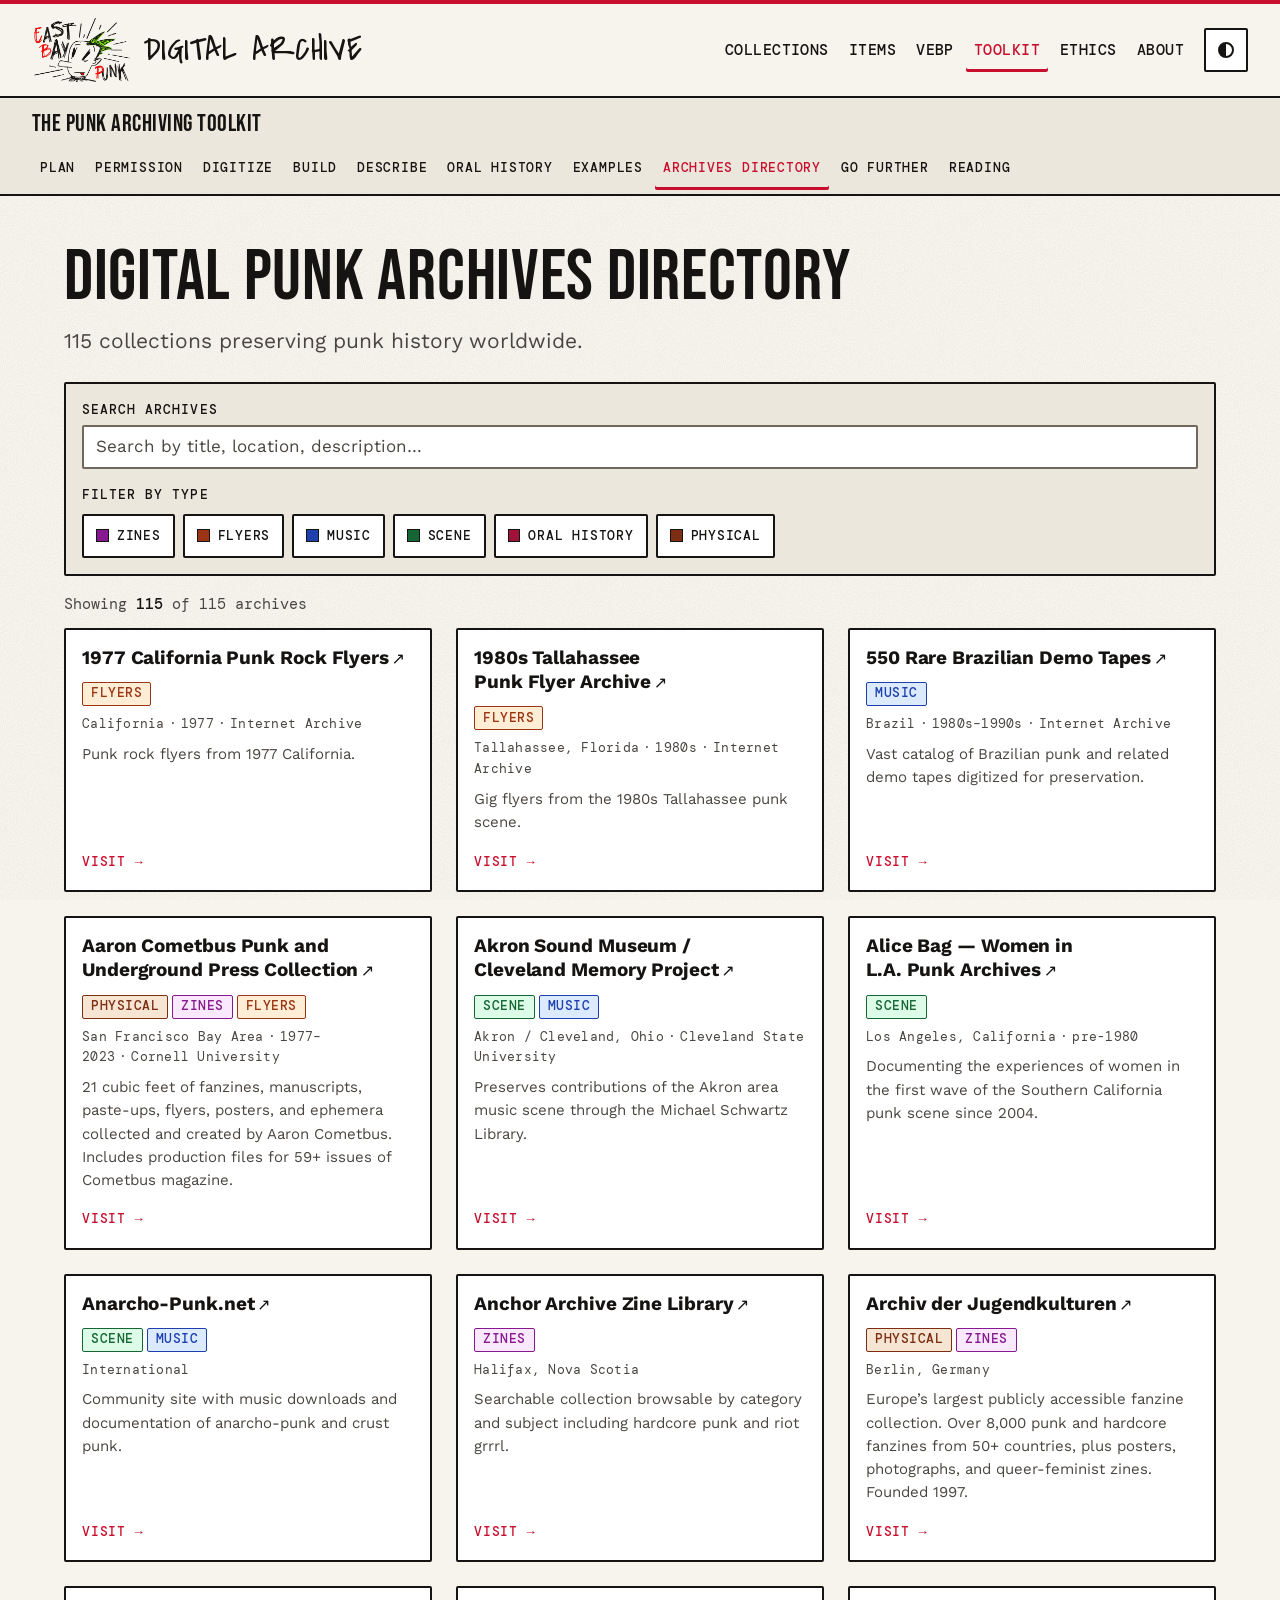
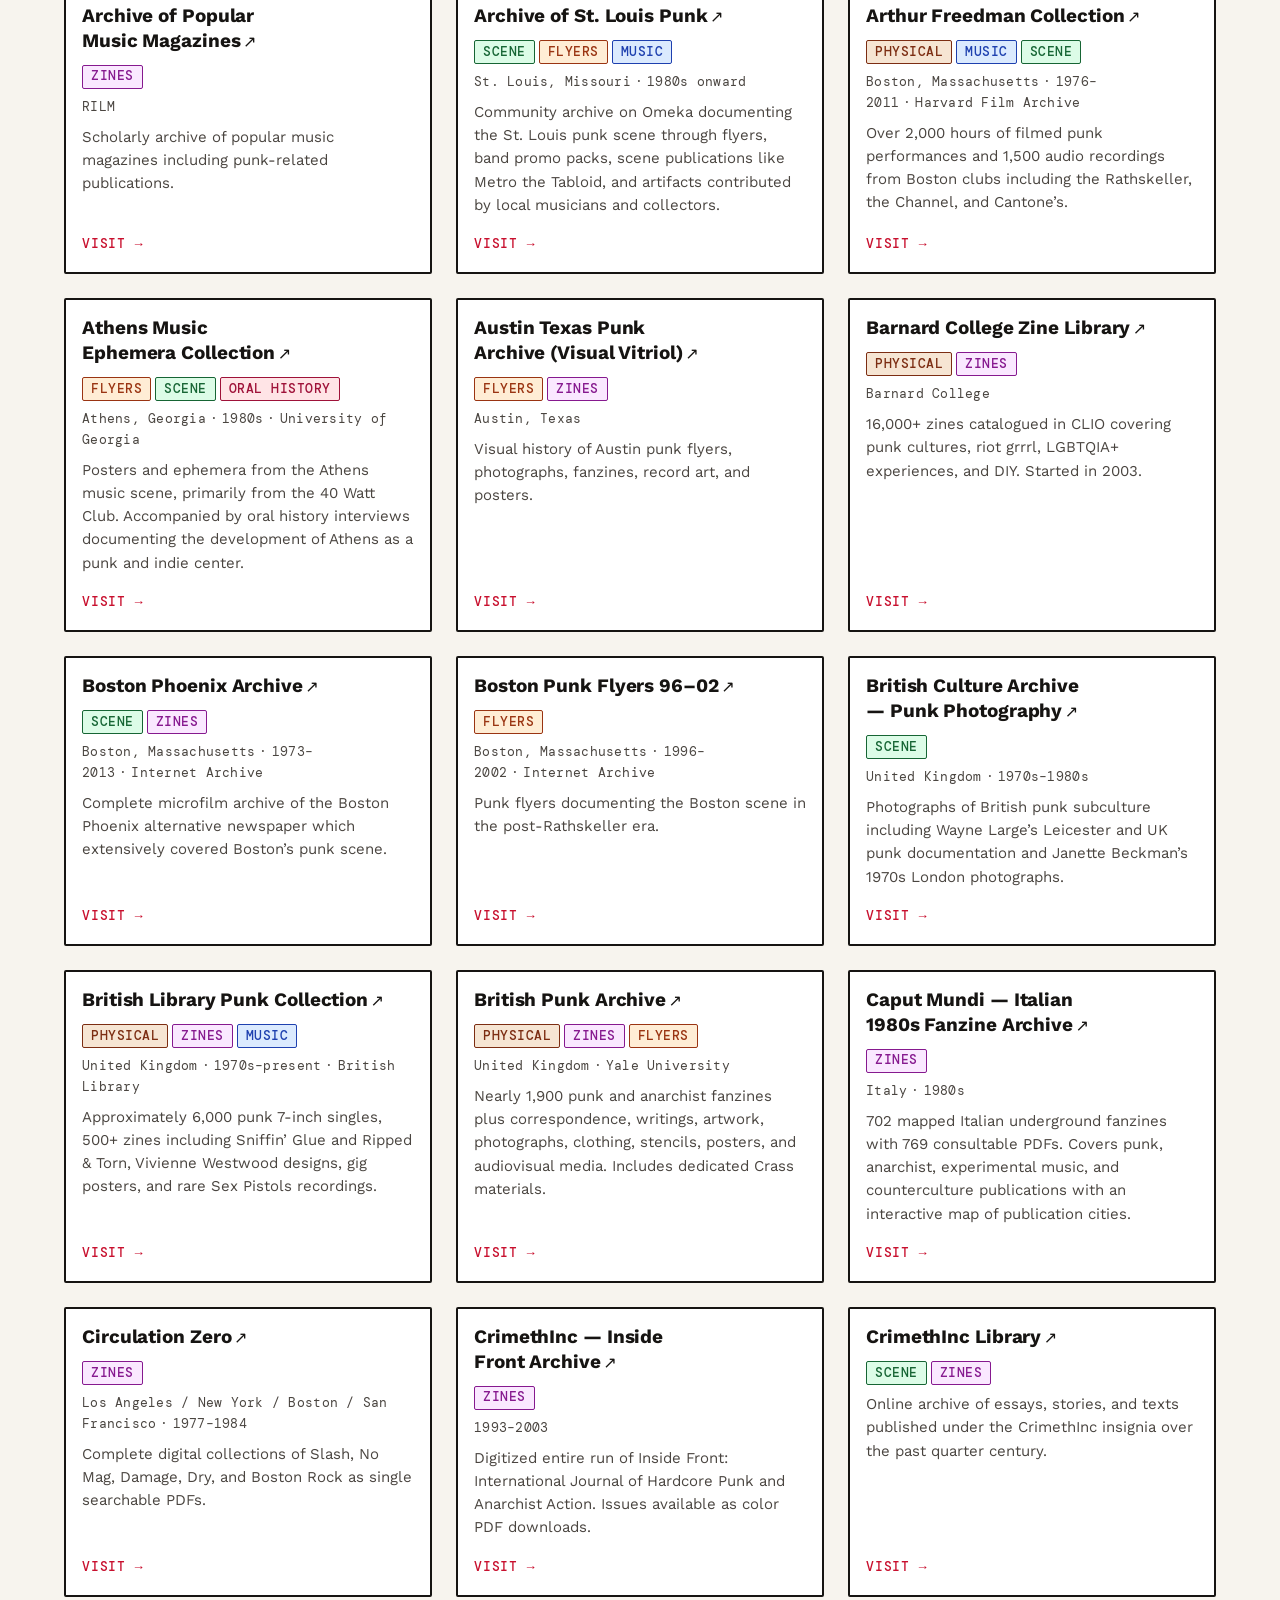
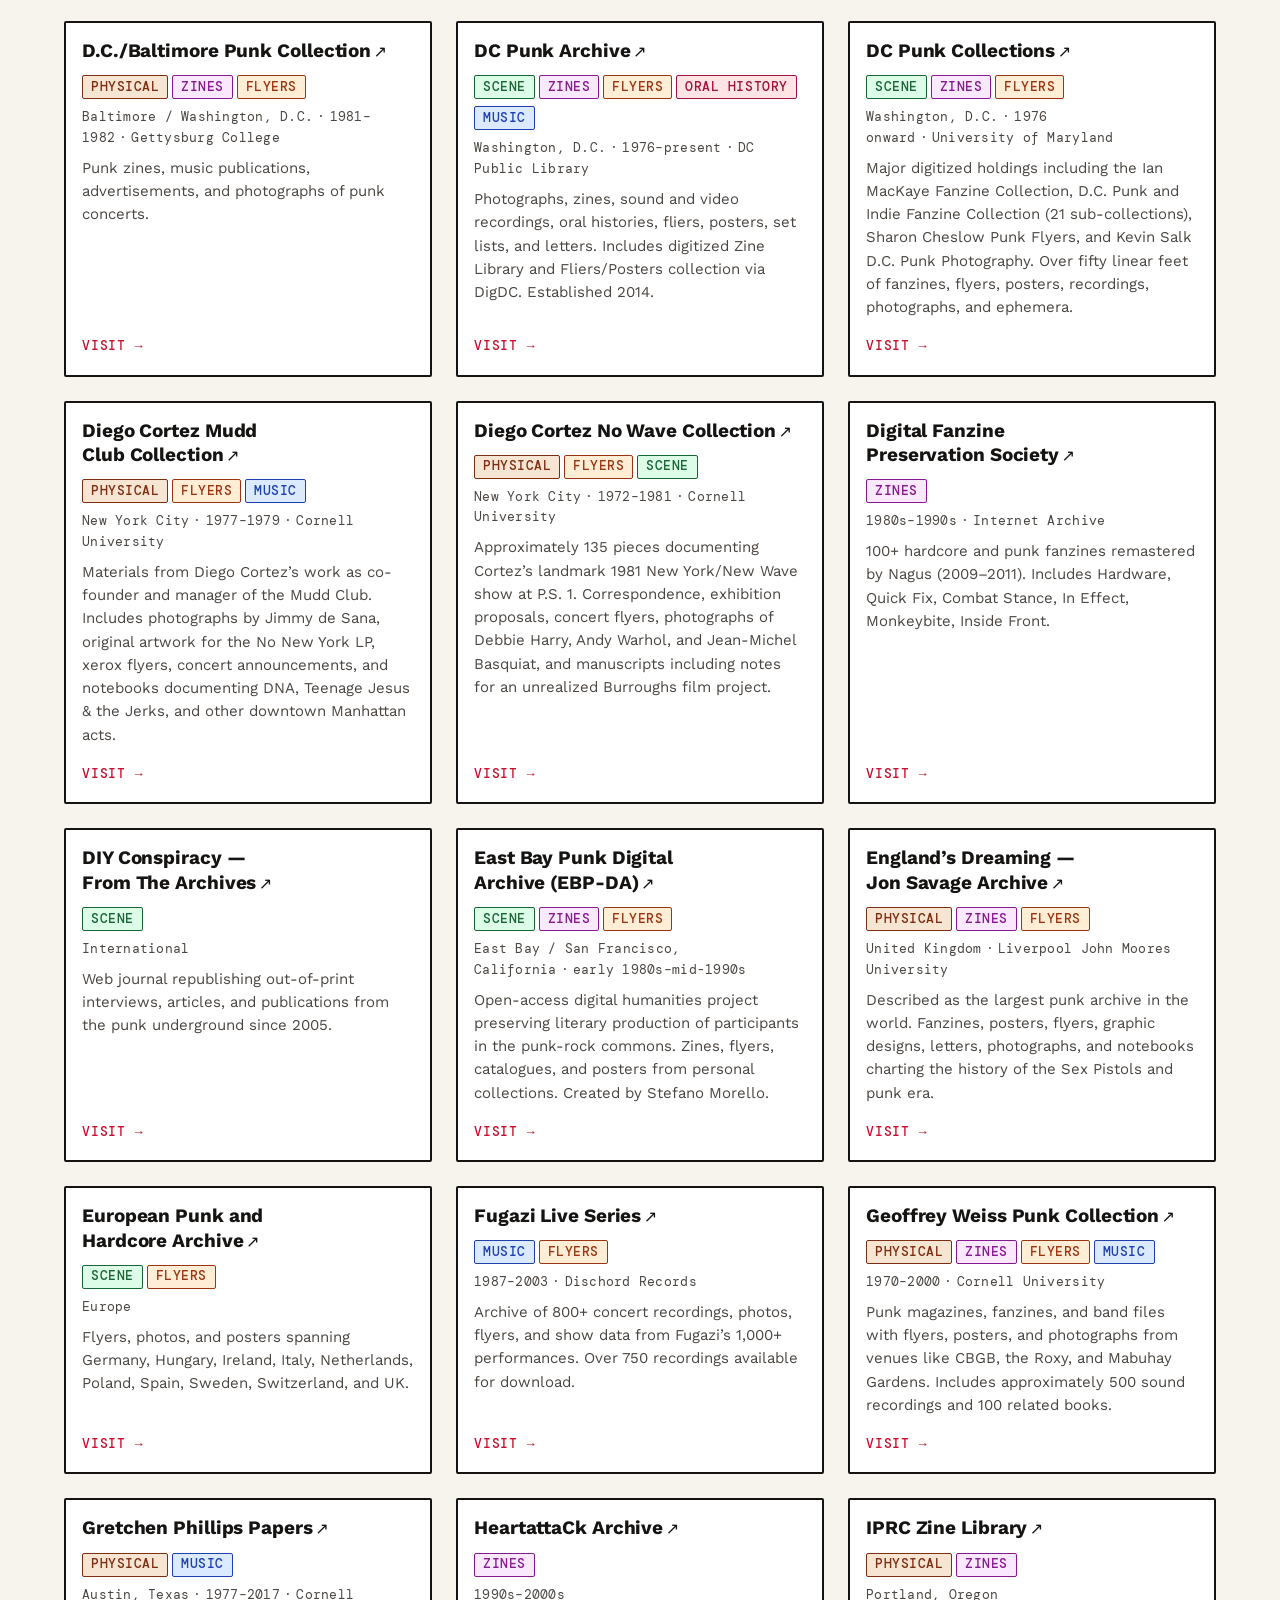
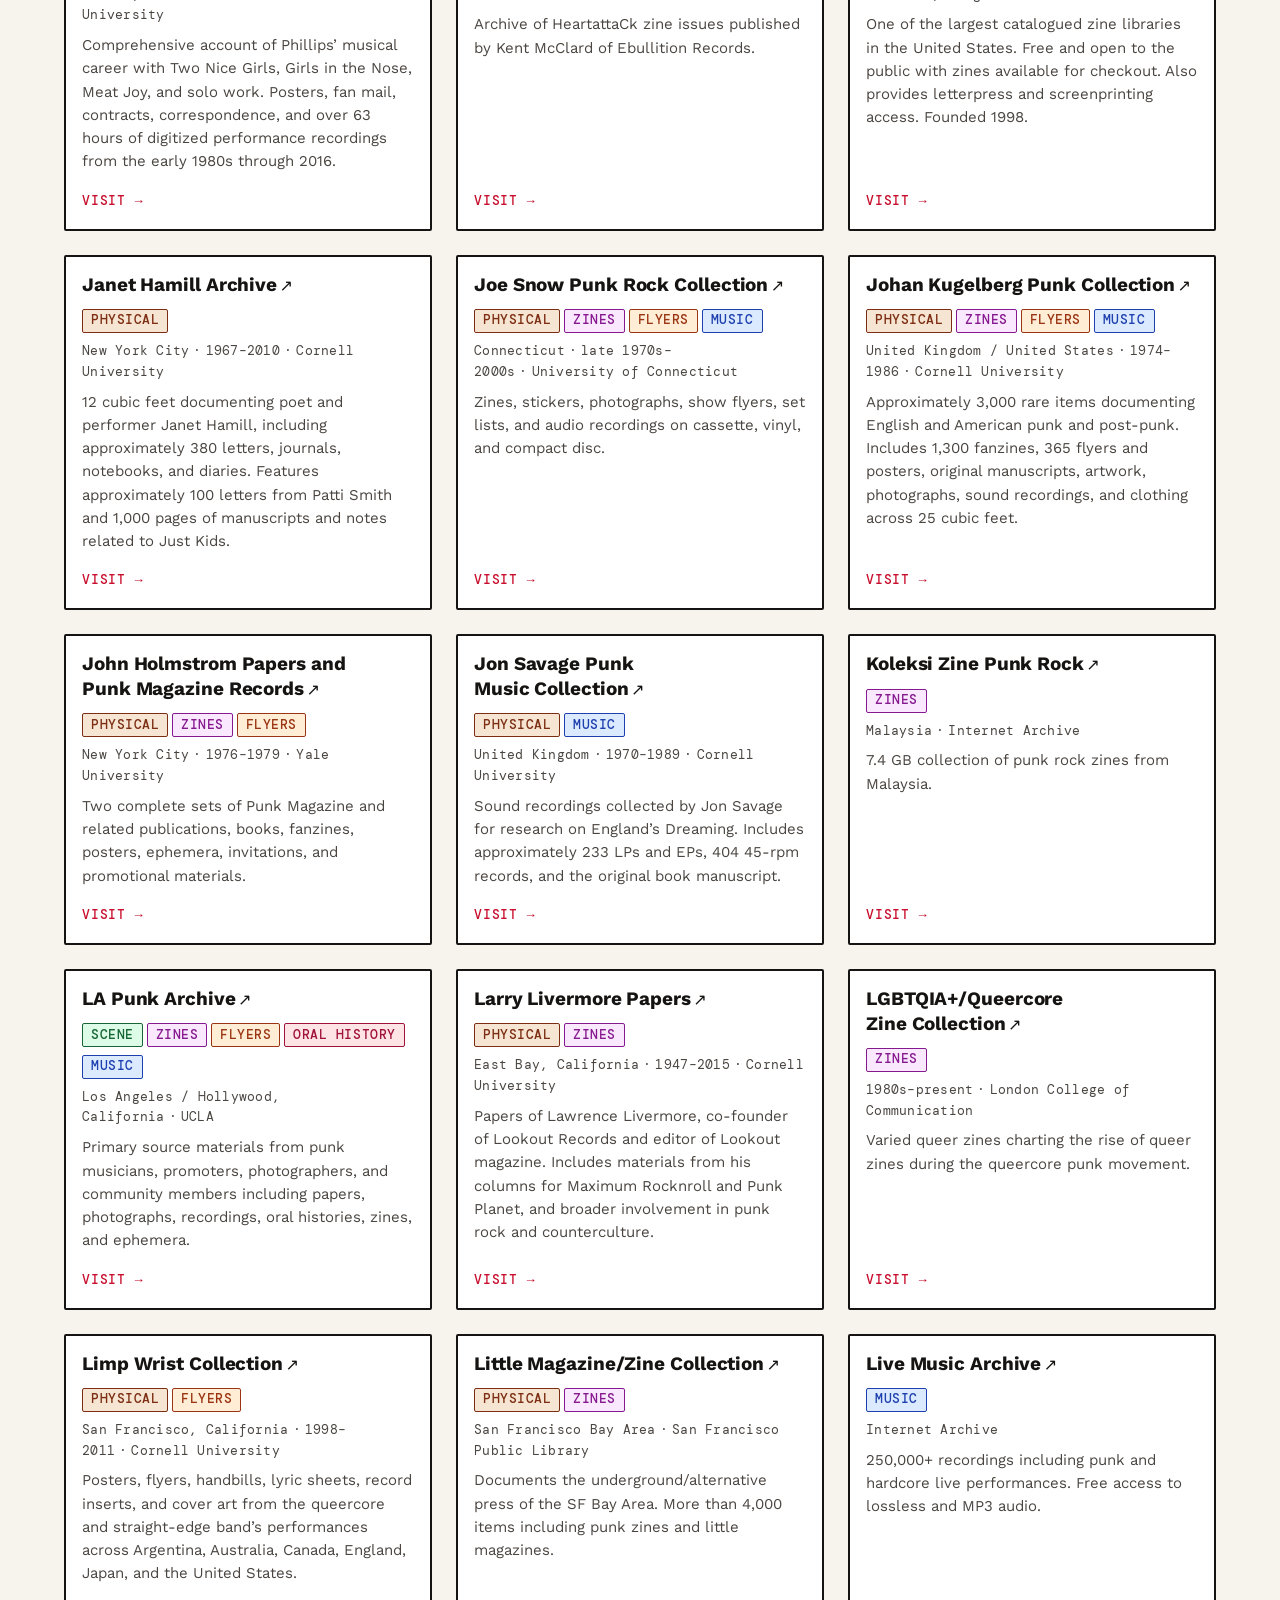
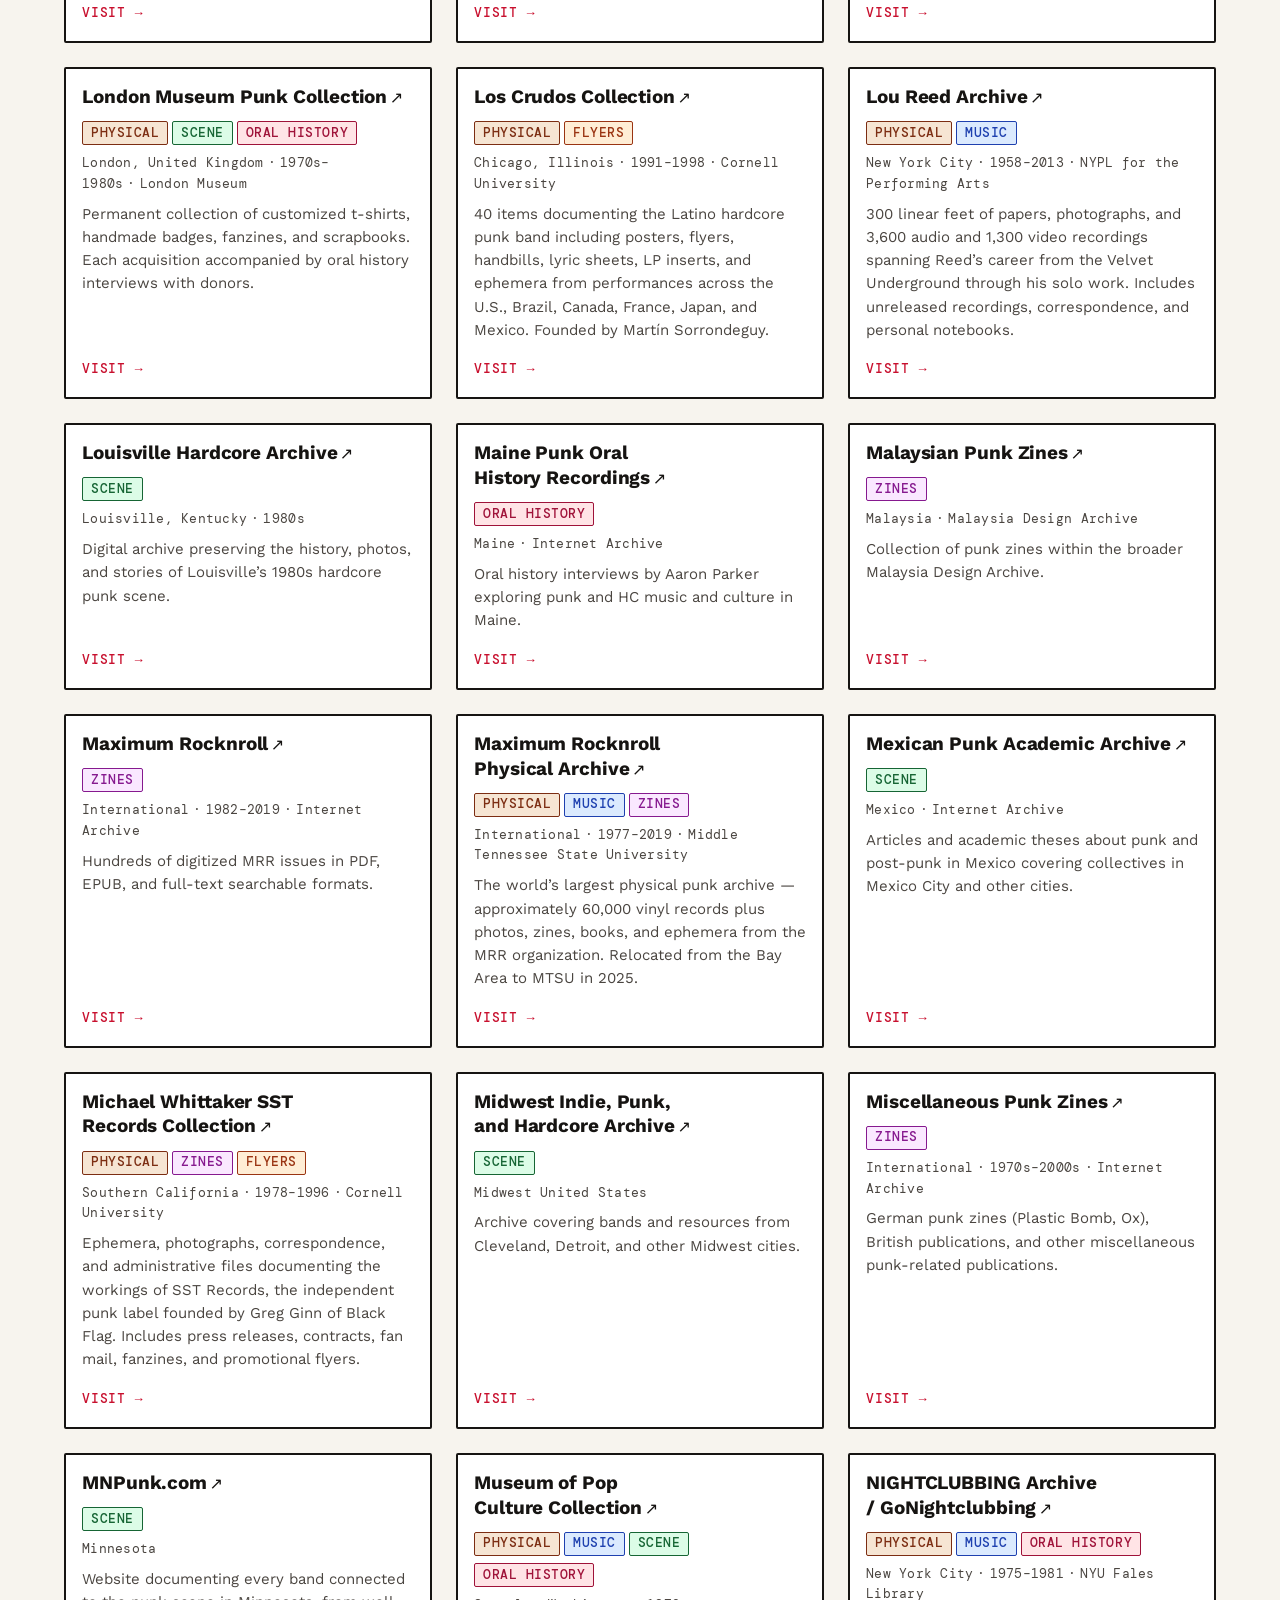
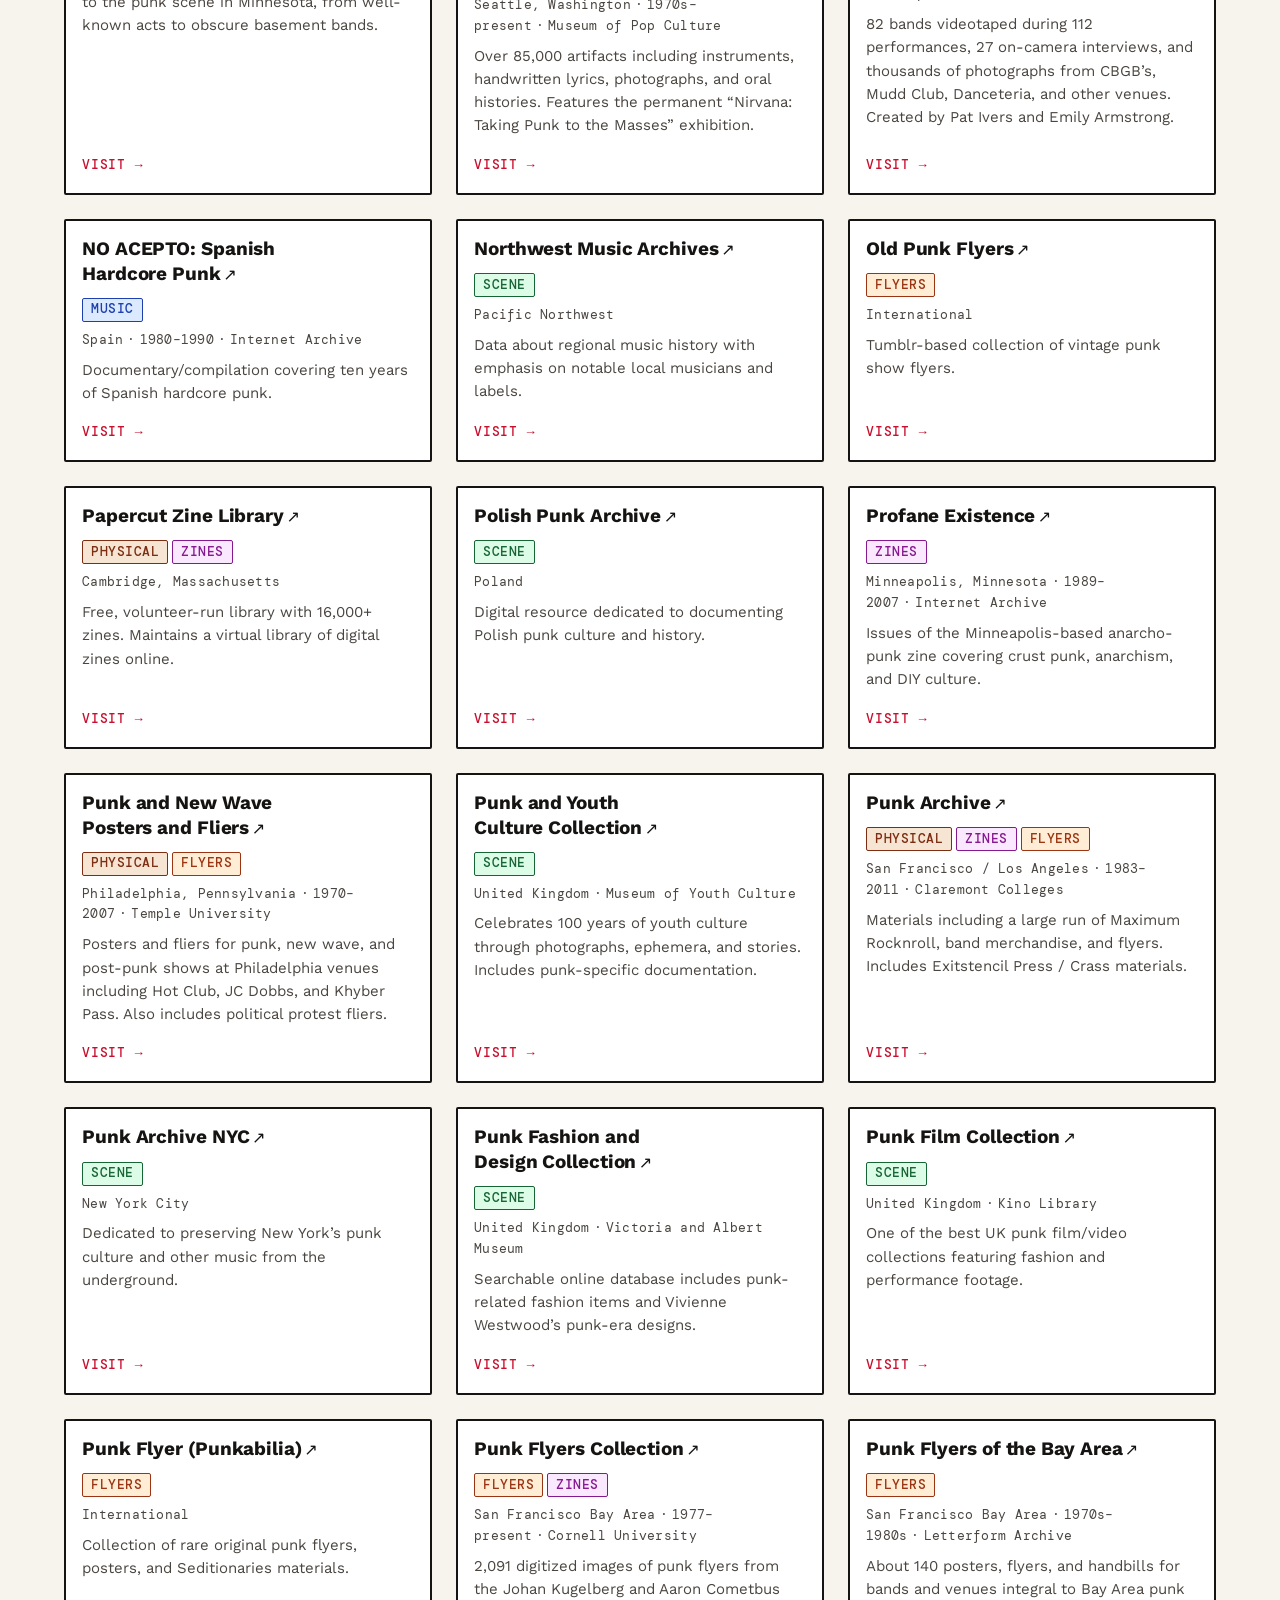
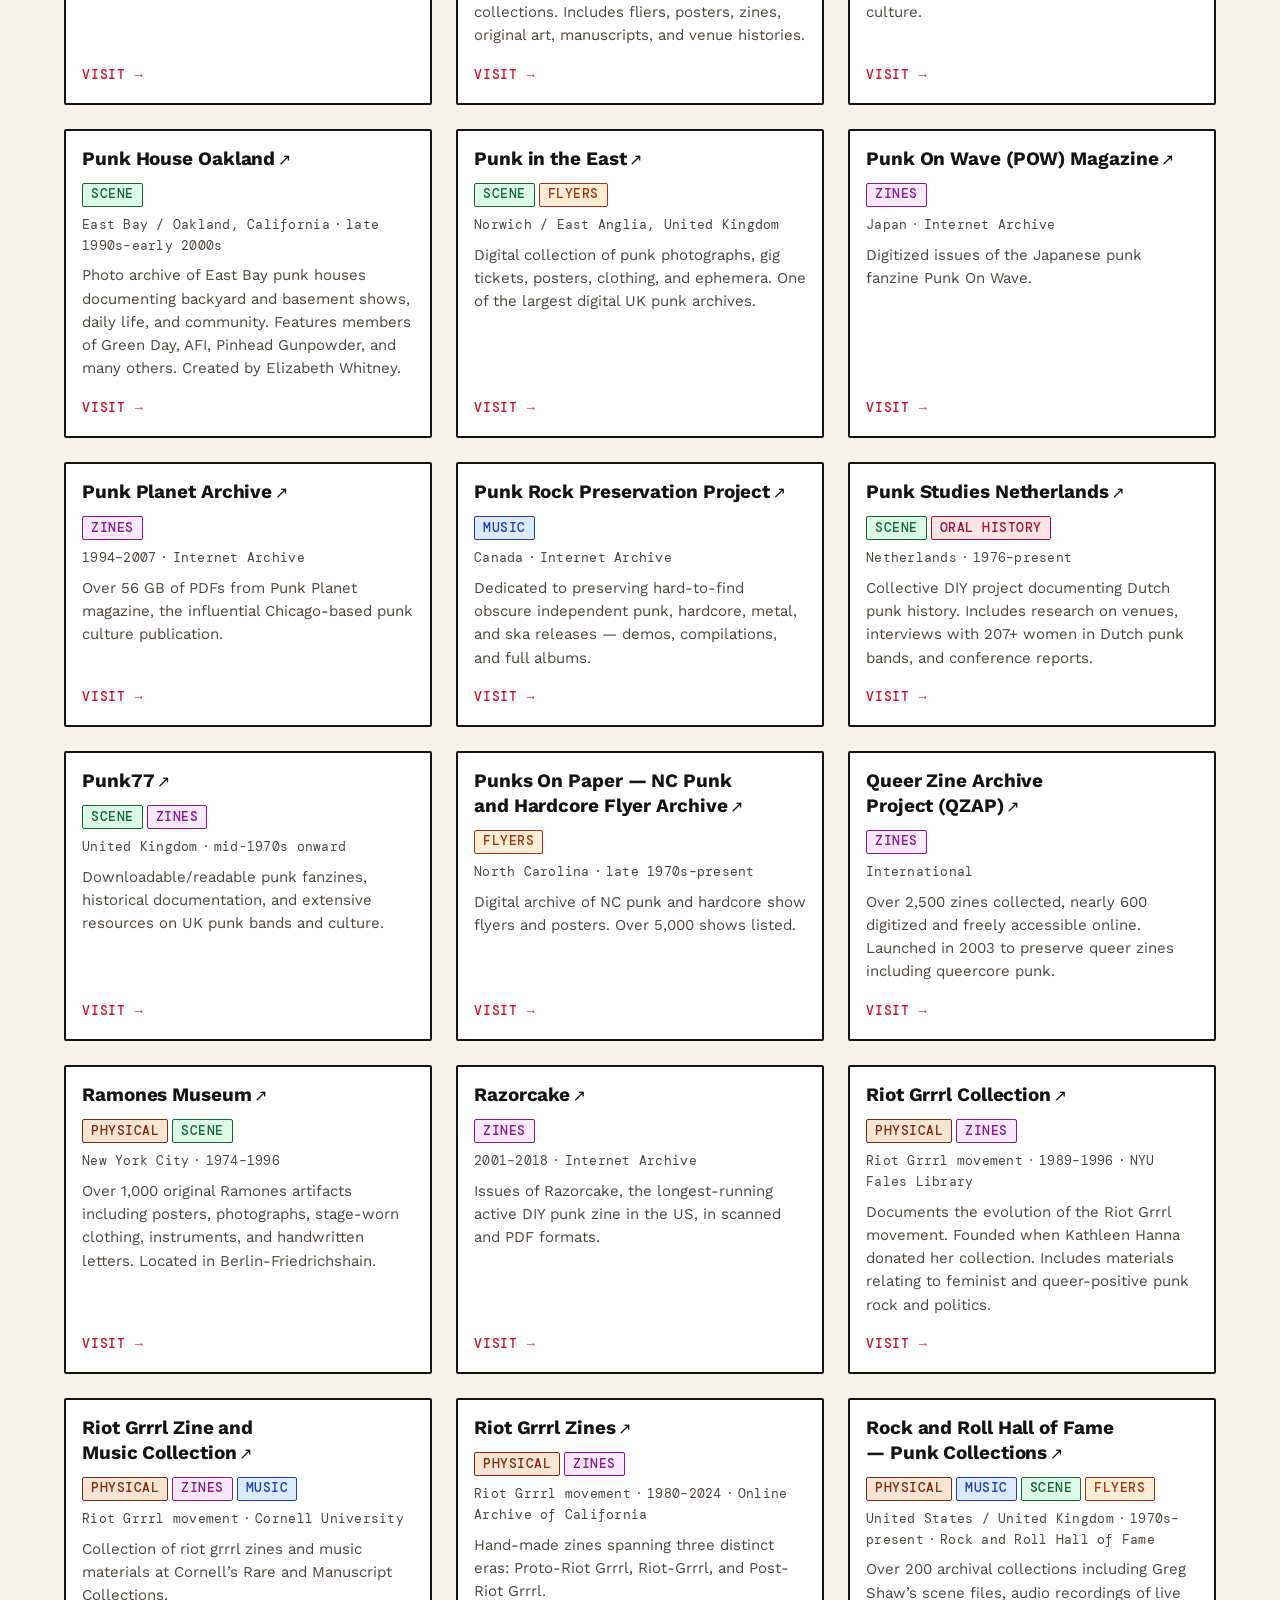
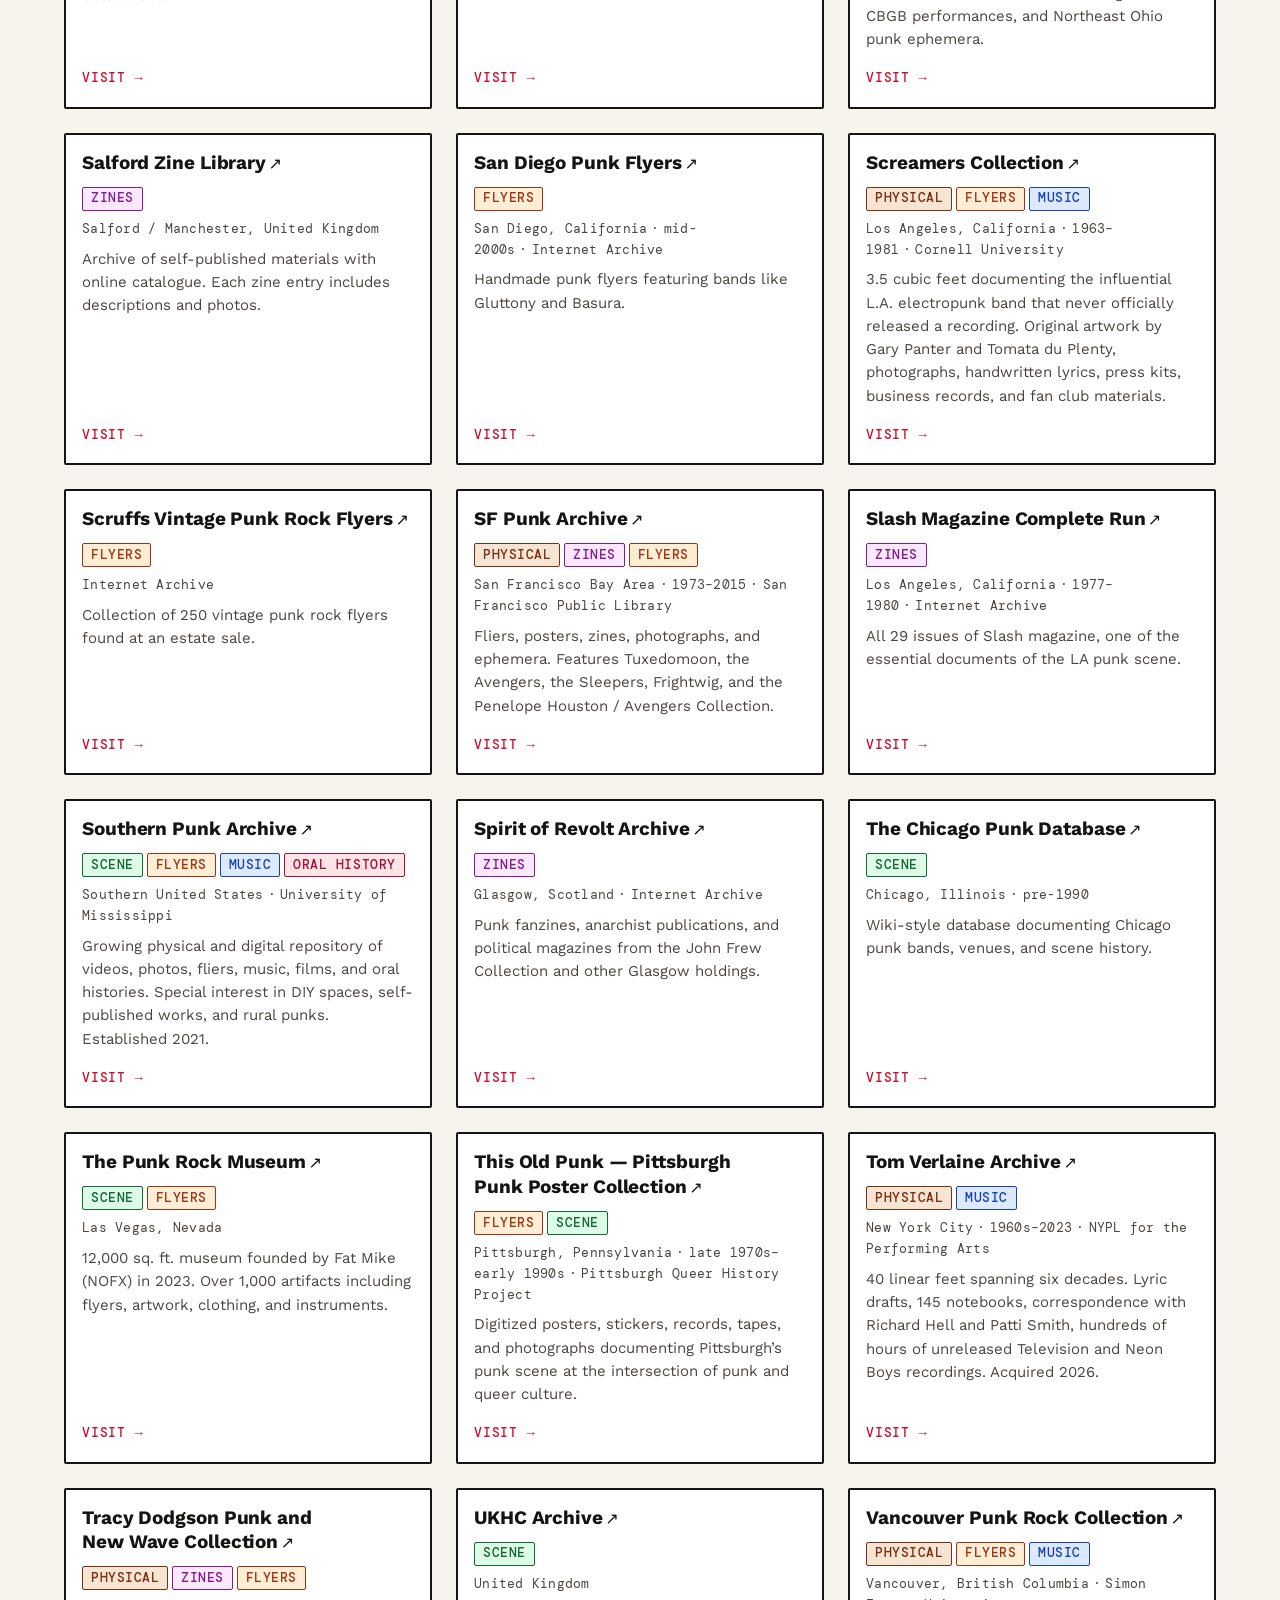
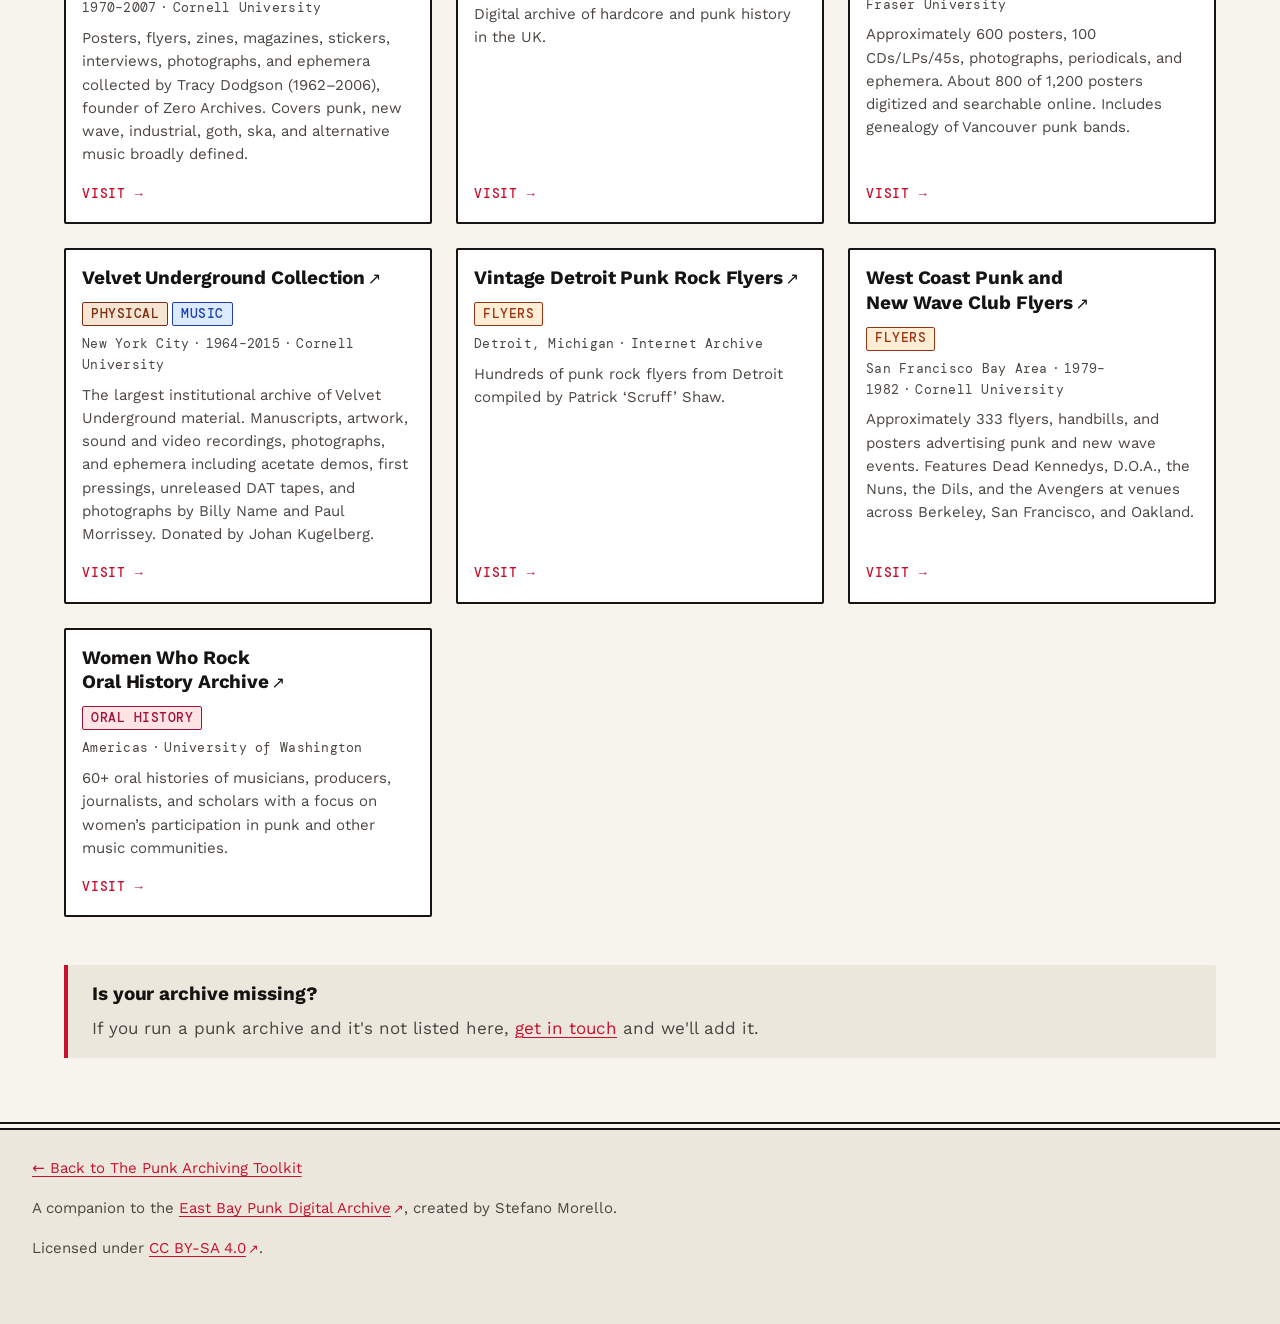
<file: archives.html>
<!DOCTYPE html>
<html lang="en" data-default-theme="light">
<head>
  <meta charset="UTF-8">
  <meta name="viewport" content="width=device-width, initial-scale=1.0">
  <title>Digital Punk Archives Directory — The Punk Archiving Toolkit</title>
  <meta name="description" content="A browsable directory of 115 punk archives worldwide.">
  <meta property="og:title" content="Digital Punk Archives Directory">
  <meta property="og:description" content="A browsable directory of 115 punk archives worldwide.">
  <meta property="og:type" content="website">
  <meta property="og:url" content="https://eastbaypunkda.com/toolkit/archives.html">
  <meta name="twitter:card" content="summary">
  <link rel="icon" href="data:image/svg+xml,<svg xmlns='http://www.w3.org/2000/svg' viewBox='0 0 100 100'><text y='.9em' font-size='90'>📁</text></svg>">
  <meta name="color-scheme" content="light dark">
  <script>(function(d){var r=d.documentElement,t;try{t=localStorage.getItem("ebp-theme")}catch(e){}if(t!=="light"&&t!=="dark"){t=r.getAttribute("data-default-theme")==="dark"?"dark":"light"}r.setAttribute("data-theme",t);r.classList.add("ebp-js")})(document);</script>
  <link rel="stylesheet" href="core/ebp-core.css">
  <link rel="stylesheet" href="toolkit.css">
  <script src="core/ebp-core.js" defer></script>
  <script src="toolkit.js" defer></script>
</head>
<body class="tk-directory-page">

<a class="ebp-skip" href="#content">Skip to main content</a>

<header class="ebp-header">
  <div class="ebp-header__bar">
    <a class="ebp-brand" href="https://eastbaypunkda.com/">
      <img class="ebp-brand__logo" src="core/img/logo.png" alt="" width="60" height="40">
      <span class="ebp-brand__name">East Bay Punk <span>Digital Archive</span></span>
    </a>
    <button class="ebp-nav-toggle" type="button" aria-expanded="false" aria-controls="ebp-nav">Menu</button>
    <nav id="ebp-nav" class="ebp-nav" aria-label="Main">
      <ul class="ebp-nav__list">
        <li><a href="https://eastbaypunkda.com/s/east-bay-punk-digital-archive/item-set">Collections</a></li>
        <li><a href="https://eastbaypunkda.com/s/east-bay-punk-digital-archive/item">Items</a></li>
        <li><a href="https://eastbaypunkda.com/vebp/">VEBP</a></li>
        <li><a href="https://eastbaypunkda.com/toolkit/" aria-current="true">Toolkit</a></li>
        <li><a href="https://eastbaypunkda.com/s/east-bay-punk-digital-archive/page/ethics">Ethics</a></li>
        <li><a href="https://eastbaypunkda.com/s/east-bay-punk-digital-archive/page/about">About</a></li>
      </ul>
    </nav>
    <div class="ebp-header__tools">
      <button class="ebp-theme-toggle" type="button" aria-pressed="false">
        <span class="ebp-theme-toggle__label">Dark mode</span>
      </button>
    </div>
  </div>
  <nav class="ebp-subnav tk-subnav" aria-label="Punk Archiving Toolkit">
    <a class="ebp-subnav__title" href="index.html">The Punk Archiving Toolkit</a>
    <button class="tk-subnav__toggle" type="button" aria-expanded="false" aria-controls="tk-sections" hidden>Sections</button>
    <ul class="ebp-subnav__list" id="tk-sections">
      <li><a href="index.html#plan">Plan</a></li>
      <li><a href="index.html#permission">Permission</a></li>
      <li><a href="index.html#digitize">Digitize</a></li>
      <li><a href="index.html#build">Build</a></li>
      <li><a href="index.html#describe">Describe</a></li>
      <li><a href="index.html#oral-history">Oral History</a></li>
      <li><a href="index.html#examples">Examples</a></li>
      <li><a href="archives.html" aria-current="page">Archives Directory</a></li>
      <li><a href="index.html#further">Go Further</a></li>
      <li><a href="index.html#reading">Reading</a></li>
    </ul>
  </nav>
</header>

<main id="content" tabindex="-1">

  <!-- HERO -->
  <div class="tk-dir-hero">
    <h1>Digital Punk Archives Directory</h1>
    <p class="subtitle">115 collections preserving punk history worldwide.</p>
  </div>

  <!-- SEARCH / FILTER -->
  <form class="tk-dir-controls" role="search" aria-label="Search and filter archives" id="directory-controls">
    <div class="ebp-field tk-dir-search">
      <label for="search">Search archives</label>
      <input type="search" class="search-input" id="search" placeholder="Search by title, location, description&hellip;" autocomplete="off" aria-describedby="results-count">
    </div>
    <fieldset class="tk-filters">
      <legend>Filter by type</legend>
      <div class="filter-tags">
        <button type="button" class="filter-btn" data-cat="zines" aria-pressed="false">Zines</button>
        <button type="button" class="filter-btn" data-cat="flyers" aria-pressed="false">Flyers</button>
        <button type="button" class="filter-btn" data-cat="music" aria-pressed="false">Music</button>
        <button type="button" class="filter-btn" data-cat="scene" aria-pressed="false">Scene</button>
        <button type="button" class="filter-btn" data-cat="oral-history" aria-pressed="false">Oral History</button>
        <button type="button" class="filter-btn" data-cat="physical" aria-pressed="false">Physical</button>
      </div>
    </fieldset>
  </form>

  <!-- RESULTS -->
  <div class="tk-dir-results" id="directory">
    <div class="results-bar">
      <p class="results-count" id="results-count" role="status" aria-live="polite" aria-atomic="true">Showing <strong id="count">115</strong> of 115 archives</p>
    </div>
    <ul class="ebp-grid card-grid" id="grid"></ul>
    <div class="empty-state" id="empty" hidden>
      <p>No archives match your search. Try a different term or clear your filters.</p>
      <button type="button" class="ebp-btn" id="clear-filters">Clear search and filters</button>
    </div>
  </div>

  <div class="callout tk-dir-callout">
    <h2 class="callout-title">Is your archive missing?</h2>
    <p>If you run a punk archive and it's not listed here, <a href="mailto:veritas44@gmail.com">get in touch</a> and we'll add it.</p>
  </div>
</main>

<footer class="ebp-footer">
  <p><a href="index.html">&larr; Back to The Punk Archiving Toolkit</a></p>
  <p>A companion to the <a href="https://eastbaypunkda.com" target="_blank" rel="noopener">East Bay Punk Digital Archive</a>, created by Stefano Morello.</p>
  <p>Licensed under <a href="https://creativecommons.org/licenses/by-sa/4.0/" target="_blank" rel="noopener">CC BY-SA 4.0</a>.</p>
</footer>

<script>
/* ---- DATA (sorted alphabetically) ---- */
var ARCHIVES = [
  {title:"1977 California Punk Rock Flyers",url:"https://archive.org/details/1977CaliforniaPunkRockFlyers",scene:"California",years:"1977",inst:"Internet Archive",description:"Punk rock flyers from 1977 California.",cats:["flyers"]},
  {title:"1980s Tallahassee Punk Flyer Archive",url:"https://archive.org/details/1980s-tallahassee-punk-flyer-archive",scene:"Tallahassee, Florida",years:"1980s",inst:"Internet Archive",description:"Gig flyers from the 1980s Tallahassee punk scene.",cats:["flyers"]},
  {title:"550 Rare Brazilian Demo Tapes",url:"https://archive.org/details/550-rare-brazilian-demo-tapes-full-archive",scene:"Brazil",years:"1980s\u20131990s",inst:"Internet Archive",description:"Vast catalog of Brazilian punk and related demo tapes digitized for preservation.",cats:["music"]},
  {title:"Aaron Cometbus Punk and Underground Press Collection",url:"https://rmc.library.cornell.edu/EAD/htmldocs/RMM08107.html",scene:"San Francisco Bay Area",years:"1977\u20132023",inst:"Cornell University",description:"21 cubic feet of fanzines, manuscripts, paste-ups, flyers, posters, and ephemera collected and created by Aaron Cometbus. Includes production files for 59+ issues of Cometbus magazine.",cats:["physical","zines","flyers"]},
  {title:"Akron Sound Museum / Cleveland Memory Project",url:"http://www.clevelandmemory.org/aks/index.html",scene:"Akron / Cleveland, Ohio",inst:"Cleveland State University",description:"Preserves contributions of the Akron area music scene through the Michael Schwartz Library.",cats:["scene","music"]},
  {title:"Alice Bag \u2014 Women in L.A. Punk Archives",url:"https://alicebag.com/women-in-la-punk",scene:"Los Angeles, California",years:"pre-1980",description:"Documenting the experiences of women in the first wave of the Southern California punk scene since 2004.",cats:["scene"]},
  {title:"Anarcho-Punk.net",url:"https://www.anarcho-punk.net/",scene:"International",description:"Community site with music downloads and documentation of anarcho-punk and crust punk.",cats:["scene","music"]},
  {title:"Anchor Archive Zine Library",url:"https://anchorarchive.org/",scene:"Halifax, Nova Scotia",description:"Searchable collection browsable by category and subject including hardcore punk and riot grrrl.",cats:["zines"]},
  {title:"Archiv der Jugendkulturen",url:"https://www.jugendkulturen.de/english.html",scene:"Berlin, Germany",description:"Europe\u2019s largest publicly accessible fanzine collection. Over 8,000 punk and hardcore fanzines from 50+ countries, plus posters, photographs, and queer-feminist zines. Founded 1997.",cats:["physical","zines"]},
  {title:"Archive of Popular Music Magazines",url:"https://www.rilm.org/rapmm/",inst:"RILM",description:"Scholarly archive of popular music magazines including punk-related publications.",cats:["zines"]},
  {title:"Archive of St. Louis Punk",url:"https://stlpunkarchive.omeka.net/",scene:"St. Louis, Missouri",years:"1980s onward",description:"Community archive on Omeka documenting the St. Louis punk scene through flyers, band promo packs, scene publications like Metro the Tabloid, and artifacts contributed by local musicians and collectors.",cats:["scene","flyers","music"]},
  {title:"Arthur Freedman Collection",url:"https://harvardfilmarchive.org/collections/arthur-freedman-collection",scene:"Boston, Massachusetts",years:"1976\u20132011",inst:"Harvard Film Archive",description:"Over 2,000 hours of filmed punk performances and 1,500 audio recordings from Boston clubs including the Rathskeller, the Channel, and Cantone\u2019s.",cats:["physical","music","scene"]},
  {title:"Athens Music Ephemera Collection",url:"https://sclfind.libs.uga.edu/sclfind/view?docId=ead/ms4301.xml",scene:"Athens, Georgia",years:"1980s",inst:"University of Georgia",description:"Posters and ephemera from the Athens music scene, primarily from the 40 Watt Club. Accompanied by oral history interviews documenting the development of Athens as a punk and indie center.",cats:["flyers","scene","oral-history"]},
  {title:"Austin Texas Punk Archive (Visual Vitriol)",url:"https://austinpunk.wordpress.com/",scene:"Austin, Texas",description:"Visual history of Austin punk flyers, photographs, fanzines, record art, and posters.",cats:["flyers","zines"]},
  {title:"Barnard College Zine Library",url:"https://zines.barnard.edu/",inst:"Barnard College",description:"16,000+ zines catalogued in CLIO covering punk cultures, riot grrrl, LGBTQIA+ experiences, and DIY. Started in 2003.",cats:["physical","zines"]},
  {title:"Boston Phoenix Archive",url:"https://archive.org/details/pub_boston-phoenix",scene:"Boston, Massachusetts",years:"1973\u20132013",inst:"Internet Archive",description:"Complete microfilm archive of the Boston Phoenix alternative newspaper which extensively covered Boston\u2019s punk scene.",cats:["scene","zines"]},
  {title:"Boston Punk Flyers 96\u201302",url:"https://archive.org/details/boston_punk_flyers",scene:"Boston, Massachusetts",years:"1996\u20132002",inst:"Internet Archive",description:"Punk flyers documenting the Boston scene in the post-Rathskeller era.",cats:["flyers"]},
  {title:"British Culture Archive \u2014 Punk Photography",url:"https://britishculturearchive.co.uk/the-peoples-archive-punk/",scene:"United Kingdom",years:"1970s\u20131980s",description:"Photographs of British punk subculture including Wayne Large\u2019s Leicester and UK punk documentation and Janette Beckman\u2019s 1970s London photographs.",cats:["scene"]},
  {title:"British Library Punk Collection",url:"https://www.bl.uk/events/punk-1976-78",scene:"United Kingdom",years:"1970s\u2013present",inst:"British Library",description:"Approximately 6,000 punk 7-inch singles, 500+ zines including Sniffin\u2019 Glue and Ripped & Torn, Vivienne Westwood designs, gig posters, and rare Sex Pistols recordings.",cats:["physical","zines","music"]},
  {title:"British Punk Archive",url:"https://archives.yale.edu/repositories/11/resources/11816",scene:"United Kingdom",inst:"Yale University",description:"Nearly 1,900 punk and anarchist fanzines plus correspondence, writings, artwork, photographs, clothing, stencils, posters, and audiovisual media. Includes dedicated Crass materials.",cats:["physical","zines","flyers"]},
  {title:"Caput Mundi \u2014 Italian 1980s Fanzine Archive",url:"https://paolopalmacci.it/capitmundi/blog_fanzine_elenco.html",scene:"Italy",years:"1980s",description:"702 mapped Italian underground fanzines with 769 consultable PDFs. Covers punk, anarchist, experimental music, and counterculture publications with an interactive map of publication cities.",cats:["zines"]},
  {title:"Circulation Zero",url:"https://www.circulationzero.com/",scene:"Los Angeles / New York / Boston / San Francisco",years:"1977\u20131984",description:"Complete digital collections of Slash, No Mag, Damage, Dry, and Boston Rock as single searchable PDFs.",cats:["zines"]},
  {title:"CrimethInc \u2014 Inside Front Archive",url:"https://crimethinc.com/categories/inside-front",years:"1993\u20132003",description:"Digitized entire run of Inside Front: International Journal of Hardcore Punk and Anarchist Action. Issues available as color PDF downloads.",cats:["zines"]},
  {title:"CrimethInc Library",url:"https://crimethinc.com/library",description:"Online archive of essays, stories, and texts published under the CrimethInc insignia over the past quarter century.",cats:["scene","zines"]},
  {title:"D.C./Baltimore Punk Collection",url:"https://archives.gettysburg.edu/repositories/4/resources/301",scene:"Baltimore / Washington, D.C.",years:"1981\u20131982",inst:"Gettysburg College",description:"Punk zines, music publications, advertisements, and photographs of punk concerts.",cats:["physical","zines","flyers"]},
  {title:"DC Punk Archive",url:"https://digdc.dclibrary.org/do/2b8435ca-71ba-4674-b3a4-7da2ed280c5e",scene:"Washington, D.C.",years:"1976\u2013present",inst:"DC Public Library",description:"Photographs, zines, sound and video recordings, oral histories, fliers, posters, set lists, and letters. Includes digitized Zine Library and Fliers/Posters collection via DigDC. Established 2014.",cats:["scene","zines","flyers","oral-history","music"]},
  {title:"DC Punk Collections",url:"https://exhibitions.lib.umd.edu/dc-punk/the-collections",scene:"Washington, D.C.",years:"1976 onward",inst:"University of Maryland",description:"Major digitized holdings including the Ian MacKaye Fanzine Collection, D.C. Punk and Indie Fanzine Collection (21 sub-collections), Sharon Cheslow Punk Flyers, and Kevin Salk D.C. Punk Photography. Over fifty linear feet of fanzines, flyers, posters, recordings, photographs, and ephemera.",cats:["scene","zines","flyers"]},
  {title:"Diego Cortez Mudd Club Collection",url:"http://rmc.library.cornell.edu/EAD/htmldocs/RMM08117.html",scene:"New York City",years:"1977\u20131979",inst:"Cornell University",description:"Materials from Diego Cortez\u2019s work as co-founder and manager of the Mudd Club. Includes photographs by Jimmy de Sana, original artwork for the No New York LP, xerox flyers, concert announcements, and notebooks documenting DNA, Teenage Jesus & the Jerks, and other downtown Manhattan acts.",cats:["physical","flyers","music"]},
  {title:"Diego Cortez No Wave Collection",url:"http://rmc.library.cornell.edu/EAD/htmldocs/RMM08120.html",scene:"New York City",years:"1972\u20131981",inst:"Cornell University",description:"Approximately 135 pieces documenting Cortez\u2019s landmark 1981 New York/New Wave show at P.S. 1. Correspondence, exhibition proposals, concert flyers, photographs of Debbie Harry, Andy Warhol, and Jean-Michel Basquiat, and manuscripts including notes for an unrealized Burroughs film project.",cats:["physical","flyers","scene"]},
  {title:"Digital Fanzine Preservation Society",url:"https://archive.org/details/digitalfanzinepreservationsociety",years:"1980s\u20131990s",inst:"Internet Archive",description:"100+ hardcore and punk fanzines remastered by Nagus (2009\u20132011). Includes Hardware, Quick Fix, Combat Stance, In Effect, Monkeybite, Inside Front.",cats:["zines"]},
  {title:"DIY Conspiracy \u2014 From The Archives",url:"https://diyconspiracy.net/category/features/punk-archives/",scene:"International",description:"Web journal republishing out-of-print interviews, articles, and publications from the punk underground since 2005.",cats:["scene"]},
  {title:"East Bay Punk Digital Archive (EBP-DA)",url:"https://eastbaypunkda.com/",scene:"East Bay / San Francisco, California",years:"early 1980s\u2013mid-1990s",description:"Open-access digital humanities project preserving literary production of participants in the punk-rock commons. Zines, flyers, catalogues, and posters from personal collections. Created by Stefano Morello.",cats:["scene","zines","flyers"]},
  {title:"England\u2019s Dreaming \u2014 Jon Savage Archive",url:"https://archives.ljmu.ac.uk/Record.aspx?src=Catalog&id=ED",scene:"United Kingdom",inst:"Liverpool John Moores University",description:"Described as the largest punk archive in the world. Fanzines, posters, flyers, graphic designs, letters, photographs, and notebooks charting the history of the Sex Pistols and punk era.",cats:["physical","zines","flyers"]},
  {title:"European Punk and Hardcore Archive",url:"https://europunk.wordpress.com/",scene:"Europe",description:"Flyers, photos, and posters spanning Germany, Hungary, Ireland, Italy, Netherlands, Poland, Spain, Sweden, Switzerland, and UK.",cats:["scene","flyers"]},
  {title:"Fugazi Live Series",url:"https://dischord.com/fugazi_live_series",years:"1987\u20132003",inst:"Dischord Records",description:"Archive of 800+ concert recordings, photos, flyers, and show data from Fugazi\u2019s 1,000+ performances. Over 750 recordings available for download.",cats:["music","flyers"]},
  {title:"Geoffrey Weiss Punk Collection",url:"http://rmc.library.cornell.edu/EAD/htmldocs/RMM08054.html",years:"1970\u20132000",inst:"Cornell University",description:"Punk magazines, fanzines, and band files with flyers, posters, and photographs from venues like CBGB, the Roxy, and Mabuhay Gardens. Includes approximately 500 sound recordings and 100 related books.",cats:["physical","zines","flyers","music"]},
  {title:"Gretchen Phillips Papers",url:"http://rmc.library.cornell.edu/EAD/htmldocs/RMM07839.html",scene:"Austin, Texas",years:"1977\u20132017",inst:"Cornell University",description:"Comprehensive account of Phillips\u2019 musical career with Two Nice Girls, Girls in the Nose, Meat Joy, and solo work. Posters, fan mail, contracts, correspondence, and over 63 hours of digitized performance recordings from the early 1980s through 2016.",cats:["physical","music"]},
  {title:"HeartattaCk Archive",url:"http://heartattackarchive.com/",years:"1990s\u20132000s",description:"Archive of HeartattaCk zine issues published by Kent McClard of Ebullition Records.",cats:["zines"]},
  {title:"IPRC Zine Library",url:"https://www.iprc.org/zine-library",scene:"Portland, Oregon",description:"One of the largest catalogued zine libraries in the United States. Free and open to the public with zines available for checkout. Also provides letterpress and screenprinting access. Founded 1998.",cats:["physical","zines"]},
  {title:"Janet Hamill Archive",url:"http://rmc.library.cornell.edu/EAD/htmldocs/RMM08062.html",scene:"New York City",years:"1967\u20132010",inst:"Cornell University",description:"12 cubic feet documenting poet and performer Janet Hamill, including approximately 380 letters, journals, notebooks, and diaries. Features approximately 100 letters from Patti Smith and 1,000 pages of manuscripts and notes related to Just Kids.",cats:["physical"]},
  {title:"Joe Snow Punk Rock Collection",url:"https://archivessearch.lib.uconn.edu/repositories/2/resources/1094",scene:"Connecticut",years:"late 1970s\u20132000s",inst:"University of Connecticut",description:"Zines, stickers, photographs, show flyers, set lists, and audio recordings on cassette, vinyl, and compact disc.",cats:["physical","zines","flyers","music"]},
  {title:"Johan Kugelberg Punk Collection",url:"http://rmc.library.cornell.edu/EAD/htmldocs/RMM08060.html",scene:"United Kingdom / United States",years:"1974\u20131986",inst:"Cornell University",description:"Approximately 3,000 rare items documenting English and American punk and post-punk. Includes 1,300 fanzines, 365 flyers and posters, original manuscripts, artwork, photographs, sound recordings, and clothing across 25 cubic feet.",cats:["physical","zines","flyers","music"]},
  {title:"John Holmstrom Papers and Punk Magazine Records",url:"https://archives.yale.edu/repositories/11/resources/920",scene:"New York City",years:"1976\u20131979",inst:"Yale University",description:"Two complete sets of Punk Magazine and related publications, books, fanzines, posters, ephemera, invitations, and promotional materials.",cats:["physical","zines","flyers"]},
  {title:"Jon Savage Punk Music Collection",url:"https://archives.library.cornell.edu/repositories/2/resources/7224",scene:"United Kingdom",years:"1970\u20131989",inst:"Cornell University",description:"Sound recordings collected by Jon Savage for research on England\u2019s Dreaming. Includes approximately 233 LPs and EPs, 404 45-rpm records, and the original book manuscript.",cats:["physical","music"]},
  {title:"Koleksi Zine Punk Rock",url:"https://archive.org/details/koleksizine",scene:"Malaysia",inst:"Internet Archive",description:"7.4 GB collection of punk rock zines from Malaysia.",cats:["zines"]},
  {title:"LA Punk Archive",url:"https://www.library.ucla.edu/collections/library-special-collections-punk-archive/",scene:"Los Angeles / Hollywood, California",inst:"UCLA",description:"Primary source materials from punk musicians, promoters, photographers, and community members including papers, photographs, recordings, oral histories, zines, and ephemera.",cats:["scene","zines","flyers","oral-history","music"]},
  {title:"Larry Livermore Papers",url:"http://rmc.library.cornell.edu/EAD/htmldocs/RMM08749.html",scene:"East Bay, California",years:"1947\u20132015",inst:"Cornell University",description:"Papers of Lawrence Livermore, co-founder of Lookout Records and editor of Lookout magazine. Includes materials from his columns for Maximum Rocknroll and Punk Planet, and broader involvement in punk rock and counterculture.",cats:["physical","zines"]},
  {title:"LGBTQIA+/Queercore Zine Collection",url:"https://lcczinecollection.myblog.arts.ac.uk/lgbtqia-zines/",years:"1980s\u2013present",inst:"London College of Communication",description:"Varied queer zines charting the rise of queer zines during the queercore punk movement.",cats:["zines"]},
  {title:"Limp Wrist Collection",url:"https://rmc.library.cornell.edu/EAD/htmldocs/RMM07848.html",scene:"San Francisco, California",years:"1998\u20132011",inst:"Cornell University",description:"Posters, flyers, handbills, lyric sheets, record inserts, and cover art from the queercore and straight-edge band\u2019s performances across Argentina, Australia, Canada, England, Japan, and the United States.",cats:["physical","flyers"]},
  {title:"Little Magazine/Zine Collection",url:"https://sfpl.org/locations/main-library/book-arts-special-collections/little-magazine-collection",scene:"San Francisco Bay Area",inst:"San Francisco Public Library",description:"Documents the underground/alternative press of the SF Bay Area. More than 4,000 items including punk zines and little magazines.",cats:["physical","zines"]},
  {title:"Live Music Archive",url:"https://archive.org/details/etree",inst:"Internet Archive",description:"250,000+ recordings including punk and hardcore live performances. Free access to lossless and MP3 audio.",cats:["music"]},
  {title:"London Museum Punk Collection",url:"https://www.londonmuseum.org.uk/collections/v/object-800543/punk/",scene:"London, United Kingdom",years:"1970s\u20131980s",inst:"London Museum",description:"Permanent collection of customized t-shirts, handmade badges, fanzines, and scrapbooks. Each acquisition accompanied by oral history interviews with donors.",cats:["physical","scene","oral-history"]},
  {title:"Los Crudos Collection",url:"http://rmc.library.cornell.edu/EAD/htmldocs/RMM07790.html",scene:"Chicago, Illinois",years:"1991\u20131998",inst:"Cornell University",description:"40 items documenting the Latino hardcore punk band including posters, flyers, handbills, lyric sheets, LP inserts, and ephemera from performances across the U.S., Brazil, Canada, France, Japan, and Mexico. Founded by Mart\u00edn Sorrondeguy.",cats:["physical","flyers"]},
  {title:"Lou Reed Archive",url:"https://www.nypl.org/spotlight/lou-reed",scene:"New York City",years:"1958\u20132013",inst:"NYPL for the Performing Arts",description:"300 linear feet of papers, photographs, and 3,600 audio and 1,300 video recordings spanning Reed\u2019s career from the Velvet Underground through his solo work. Includes unreleased recordings, correspondence, and personal notebooks.",cats:["physical","music"]},
  {title:"Louisville Hardcore Archive",url:"https://louisvillehardcorearchive.com/",scene:"Louisville, Kentucky",years:"1980s",description:"Digital archive preserving the history, photos, and stories of Louisville\u2019s 1980s hardcore punk scene.",cats:["scene"]},
  {title:"Maine Punk Oral History Recordings",url:"https://archive.org/details/mainepunkoralhistory",scene:"Maine",inst:"Internet Archive",description:"Oral history interviews by Aaron Parker exploring punk and HC music and culture in Maine.",cats:["oral-history"]},
  {title:"Malaysian Punk Zines",url:"https://search.malaysiadesignarchive.org/collections/punk-zines/",scene:"Malaysia",inst:"Malaysia Design Archive",description:"Collection of punk zines within the broader Malaysia Design Archive.",cats:["zines"]},
  {title:"Maximum Rocknroll",url:"https://archive.org/details/maximumrnr",scene:"International",years:"1982\u20132019",inst:"Internet Archive",description:"Hundreds of digitized MRR issues in PDF, EPUB, and full-text searchable formats.",cats:["zines"]},
  {title:"Maximum Rocknroll Physical Archive",url:"https://mtsunews.com/worlds-largest-punk-archive-moves-to-center-for-popular-music/",scene:"International",years:"1977\u20132019",inst:"Middle Tennessee State University",description:"The world\u2019s largest physical punk archive \u2014 approximately 60,000 vinyl records plus photos, zines, books, and ephemera from the MRR organization. Relocated from the Bay Area to MTSU in 2025.",cats:["physical","music","zines"]},
  {title:"Mexican Punk Academic Archive",url:"https://archive.org/details/punkppmex",scene:"Mexico",inst:"Internet Archive",description:"Articles and academic theses about punk and post-punk in Mexico covering collectives in Mexico City and other cities.",cats:["scene"]},
  {title:"Michael Whittaker SST Records Collection",url:"https://rmc.library.cornell.edu/EAD/htmldocs/RMM08135.html",scene:"Southern California",years:"1978\u20131996",inst:"Cornell University",description:"Ephemera, photographs, correspondence, and administrative files documenting the workings of SST Records, the independent punk label founded by Greg Ginn of Black Flag. Includes press releases, contracts, fan mail, fanzines, and promotional flyers.",cats:["physical","zines","flyers"]},
  {title:"Midwest Indie, Punk, and Hardcore Archive",url:"https://midwestpunk.wordpress.com/",scene:"Midwest United States",description:"Archive covering bands and resources from Cleveland, Detroit, and other Midwest cities.",cats:["scene"]},
  {title:"Miscellaneous Punk Zines",url:"https://archive.org/details/misczinespunk",scene:"International",years:"1970s\u20132000s",inst:"Internet Archive",description:"German punk zines (Plastic Bomb, Ox), British publications, and other miscellaneous punk-related publications.",cats:["zines"]},
  {title:"MNPunk.com",url:"http://mnpunk.com/",scene:"Minnesota",description:"Website documenting every band connected to the punk scene in Minnesota, from well-known acts to obscure basement bands.",cats:["scene"]},
  {title:"Museum of Pop Culture Collection",url:"https://www.mopop.org/collection",scene:"Seattle, Washington",years:"1970s\u2013present",inst:"Museum of Pop Culture",description:"Over 85,000 artifacts including instruments, handwritten lyrics, photographs, and oral histories. Features the permanent \u201cNirvana: Taking Punk to the Masses\u201d exhibition.",cats:["physical","music","scene","oral-history"]},
  {title:"NIGHTCLUBBING Archive / GoNightclubbing",url:"https://www.gonightclubbing.com",scene:"New York City",years:"1975\u20131981",inst:"NYU Fales Library",description:"82 bands videotaped during 112 performances, 27 on-camera interviews, and thousands of photographs from CBGB\u2019s, Mudd Club, Danceteria, and other venues. Created by Pat Ivers and Emily Armstrong.",cats:["physical","music","oral-history"]},
  {title:"NO ACEPTO: Spanish Hardcore Punk",url:"https://archive.org/details/no-acepto-1980-1990-10-anos-de-hardcore-punk-ira-y-caos",scene:"Spain",years:"1980\u20131990",inst:"Internet Archive",description:"Documentary/compilation covering ten years of Spanish hardcore punk.",cats:["music"]},
  {title:"Northwest Music Archives",url:"https://nwmusicarchives.com/",scene:"Pacific Northwest",description:"Data about regional music history with emphasis on notable local musicians and labels.",cats:["scene"]},
  {title:"Old Punk Flyers",url:"https://oldpunkflyers.tumblr.com/",scene:"International",description:"Tumblr-based collection of vintage punk show flyers.",cats:["flyers"]},
  {title:"Papercut Zine Library",url:"https://www.papercutzinelibrary.com/",scene:"Cambridge, Massachusetts",description:"Free, volunteer-run library with 16,000+ zines. Maintains a virtual library of digital zines online.",cats:["physical","zines"]},
  {title:"Polish Punk Archive",url:"https://polishpunkarchive.pl/",scene:"Poland",description:"Digital resource dedicated to documenting Polish punk culture and history.",cats:["scene"]},
  {title:"Profane Existence",url:"https://archive.org/details/profane_existence_1",scene:"Minneapolis, Minnesota",years:"1989\u20132007",inst:"Internet Archive",description:"Issues of the Minneapolis-based anarcho-punk zine covering crust punk, anarchism, and DIY culture.",cats:["zines"]},
  {title:"Punk and New Wave Posters and Fliers",url:"https://library.temple.edu/finding_aids/punk-and-new-wave-posters-and-fliers",scene:"Philadelphia, Pennsylvania",years:"1970\u20132007",inst:"Temple University",description:"Posters and fliers for punk, new wave, and post-punk shows at Philadelphia venues including Hot Club, JC Dobbs, and Khyber Pass. Also includes political protest fliers.",cats:["physical","flyers"]},
  {title:"Punk and Youth Culture Collection",url:"https://www.museumofyouthculture.com/punk/",scene:"United Kingdom",inst:"Museum of Youth Culture",description:"Celebrates 100 years of youth culture through photographs, ephemera, and stories. Includes punk-specific documentation.",cats:["scene"]},
  {title:"Punk Archive",url:"https://claremont.as.atlas-sys.com/repositories/3/resources/747",scene:"San Francisco / Los Angeles",years:"1983\u20132011",inst:"Claremont Colleges",description:"Materials including a large run of Maximum Rocknroll, band merchandise, and flyers. Includes Exitstencil Press / Crass materials.",cats:["physical","zines","flyers"]},
  {title:"Punk Archive NYC",url:"https://punkarchivenyc.org/",scene:"New York City",description:"Dedicated to preserving New York\u2019s punk culture and other music from the underground.",cats:["scene"]},
  {title:"Punk Fashion and Design Collection",url:"https://collections.vam.ac.uk/search/?q=punk",scene:"United Kingdom",inst:"Victoria and Albert Museum",description:"Searchable online database includes punk-related fashion items and Vivienne Westwood\u2019s punk-era designs.",cats:["scene"]},
  {title:"Punk Film Collection",url:"https://www.kinolibrary.com/collections/subcultures/punk",scene:"United Kingdom",inst:"Kino Library",description:"One of the best UK punk film/video collections featuring fashion and performance footage.",cats:["scene"]},
  {title:"Punk Flyer (Punkabilia)",url:"https://www.punkflyer.com/",scene:"International",description:"Collection of rare original punk flyers, posters, and Seditionaries materials.",cats:["flyers"]},
  {title:"Punk Flyers Collection",url:"https://digital.library.cornell.edu/collections/punkflyers",scene:"San Francisco Bay Area",years:"1977\u2013present",inst:"Cornell University",description:"2,091 digitized images of punk flyers from the Johan Kugelberg and Aaron Cometbus collections. Includes fliers, posters, zines, original art, manuscripts, and venue histories.",cats:["flyers","zines"]},
  {title:"Punk Flyers of the Bay Area",url:"https://oa.letterformarchive.org/?dims=Format,Decade&vals0=Flyer&sortby=collection&vals1=1970s,1980s&searchText=punk",scene:"San Francisco Bay Area",years:"1970s\u20131980s",inst:"Letterform Archive",description:"About 140 posters, flyers, and handbills for bands and venues integral to Bay Area punk culture.",cats:["flyers"]},
  {title:"Punk House Oakland",url:"https://www.instagram.com/punkhouseoakland/",scene:"East Bay / Oakland, California",years:"late 1990s\u2013early 2000s",description:"Photo archive of East Bay punk houses documenting backyard and basement shows, daily life, and community. Features members of Green Day, AFI, Pinhead Gunpowder, and many others. Created by Elizabeth Whitney.",cats:["scene"]},
  {title:"Punk in the East",url:"https://punkintheeast.co.uk/",scene:"Norwich / East Anglia, United Kingdom",description:"Digital collection of punk photographs, gig tickets, posters, clothing, and ephemera. One of the largest digital UK punk archives.",cats:["scene","flyers"]},
  {title:"Punk On Wave (POW) Magazine",url:"https://archive.org/details/punkonwavepowmagazine1",scene:"Japan",inst:"Internet Archive",description:"Digitized issues of the Japanese punk fanzine Punk On Wave.",cats:["zines"]},
  {title:"Punk Planet Archive",url:"https://archive.org/details/punkplanet",years:"1994\u20132007",inst:"Internet Archive",description:"Over 56 GB of PDFs from Punk Planet magazine, the influential Chicago-based punk culture publication.",cats:["zines"]},
  {title:"Punk Rock Preservation Project",url:"https://archive.org/search?query=creator%3A%22The+Punk+Rock+Preservation+Project%22",scene:"Canada",inst:"Internet Archive",description:"Dedicated to preserving hard-to-find obscure independent punk, hardcore, metal, and ska releases \u2014 demos, compilations, and full albums.",cats:["music"]},
  {title:"Punk Studies Netherlands",url:"https://www.punkstudies.nl/",scene:"Netherlands",years:"1976\u2013present",description:"Collective DIY project documenting Dutch punk history. Includes research on venues, interviews with 207+ women in Dutch punk bands, and conference reports.",cats:["scene","oral-history"]},
  {title:"Punk77",url:"https://punk77.co.uk/",scene:"United Kingdom",years:"mid-1970s onward",description:"Downloadable/readable punk fanzines, historical documentation, and extensive resources on UK punk bands and culture.",cats:["scene","zines"]},
  {title:"Punks On Paper \u2014 NC Punk and Hardcore Flyer Archive",url:"https://www.headfirstrecords.com/NCshows/",scene:"North Carolina",years:"late 1970s\u2013present",description:"Digital archive of NC punk and hardcore show flyers and posters. Over 5,000 shows listed.",cats:["flyers"]},
  {title:"Queer Zine Archive Project (QZAP)",url:"https://www.qzap.org/",scene:"International",description:"Over 2,500 zines collected, nearly 600 digitized and freely accessible online. Launched in 2003 to preserve queer zines including queercore punk.",cats:["zines"]},
  {title:"Ramones Museum",url:"https://www.ramonesmuseum.com/",scene:"New York City",years:"1974\u20131996",description:"Over 1,000 original Ramones artifacts including posters, photographs, stage-worn clothing, instruments, and handwritten letters. Located in Berlin-Friedrichshain.",cats:["physical","scene"]},
  {title:"Razorcake",url:"https://archive.org/details/razorcake",years:"2001\u20132018",inst:"Internet Archive",description:"Issues of Razorcake, the longest-running active DIY punk zine in the US, in scanned and PDF formats.",cats:["zines"]},
  {title:"Riot Grrrl Collection",url:"https://guides.nyu.edu/riot-grrrl",scene:"Riot Grrrl movement",years:"1989\u20131996",inst:"NYU Fales Library",description:"Documents the evolution of the Riot Grrrl movement. Founded when Kathleen Hanna donated her collection. Includes materials relating to feminist and queer-positive punk rock and politics.",cats:["physical","zines"]},
  {title:"Riot Grrrl Zine and Music Collection",url:"http://rmc.library.cornell.edu/EAD/htmldocs/RMM08125.html",scene:"Riot Grrrl movement",inst:"Cornell University",description:"Collection of riot grrrl zines and music materials at Cornell\u2019s Rare and Manuscript Collections.",cats:["physical","zines","music"]},
  {title:"Riot Grrrl Zines",url:"https://oac.cdlib.org/findaid/ark:/13030/c88g8tq6",scene:"Riot Grrrl movement",years:"1980\u20132024",inst:"Online Archive of California",description:"Hand-made zines spanning three distinct eras: Proto-Riot Grrrl, Riot-Grrrl, and Post-Riot Grrrl.",cats:["physical","zines"]},
  {title:"Rock and Roll Hall of Fame \u2014 Punk Collections",url:"https://library.rockhall.com/punk_rock",scene:"United States / United Kingdom",years:"1970s\u2013present",inst:"Rock and Roll Hall of Fame",description:"Over 200 archival collections including Greg Shaw\u2019s scene files, audio recordings of live CBGB performances, and Northeast Ohio punk ephemera.",cats:["physical","music","scene","flyers"]},
  {title:"Salford Zine Library",url:"https://salfordzinelibrary.co.uk/",scene:"Salford / Manchester, United Kingdom",description:"Archive of self-published materials with online catalogue. Each zine entry includes descriptions and photos.",cats:["zines"]},
  {title:"San Diego Punk Flyers",url:"https://archive.org/details/BOCbitch",scene:"San Diego, California",years:"mid-2000s",inst:"Internet Archive",description:"Handmade punk flyers featuring bands like Gluttony and Basura.",cats:["flyers"]},
  {title:"Screamers Collection",url:"https://rmc.library.cornell.edu/EAD/htmldocs/RMM08126.html",scene:"Los Angeles, California",years:"1963\u20131981",inst:"Cornell University",description:"3.5 cubic feet documenting the influential L.A. electropunk band that never officially released a recording. Original artwork by Gary Panter and Tomata du Plenty, photographs, handwritten lyrics, press kits, business records, and fan club materials.",cats:["physical","flyers","music"]},
  {title:"Scruffs Vintage Punk Rock Flyers",url:"https://archive.org/details/scruffsvintagepunkrockflyers",inst:"Internet Archive",description:"Collection of 250 vintage punk rock flyers found at an estate sale.",cats:["flyers"]},
  {title:"SF Punk Archive",url:"https://oac.cdlib.org/findaid/ark:/13030/c8sx6mxs/",scene:"San Francisco Bay Area",years:"1973\u20132015",inst:"San Francisco Public Library",description:"Fliers, posters, zines, photographs, and ephemera. Features Tuxedomoon, the Avengers, the Sleepers, Frightwig, and the Penelope Houston / Avengers Collection.",cats:["physical","zines","flyers"]},
  {title:"Slash Magazine Complete Run",url:"https://archive.org/details/slash_circulation_zero",scene:"Los Angeles, California",years:"1977\u20131980",inst:"Internet Archive",description:"All 29 issues of Slash magazine, one of the essential documents of the LA punk scene.",cats:["zines"]},
  {title:"Southern Punk Archive",url:"https://southdocs.org/project/southern-punk-archive/",scene:"Southern United States",inst:"University of Mississippi",description:"Growing physical and digital repository of videos, photos, fliers, music, films, and oral histories. Special interest in DIY spaces, self-published works, and rural punks. Established 2021.",cats:["scene","flyers","music","oral-history"]},
  {title:"Spirit of Revolt Archive",url:"https://archive.org/details/PunkFanzineTheDestructors",scene:"Glasgow, Scotland",inst:"Internet Archive",description:"Punk fanzines, anarchist publications, and political magazines from the John Frew Collection and other Glasgow holdings.",cats:["zines"]},
  {title:"The Chicago Punk Database",url:"https://punkdatabase.com/wiki/Main_Page",scene:"Chicago, Illinois",years:"pre-1990",description:"Wiki-style database documenting Chicago punk bands, venues, and scene history.",cats:["scene"]},
  {title:"The Punk Rock Museum",url:"https://www.thepunkrockmuseum.com/",scene:"Las Vegas, Nevada",description:"12,000 sq. ft. museum founded by Fat Mike (NOFX) in 2023. Over 1,000 artifacts including flyers, artwork, clothing, and instruments.",cats:["scene","flyers"]},
  {title:"This Old Punk \u2014 Pittsburgh Punk Poster Collection",url:"http://pittsburghqueerhistory.com/omeka/exhibits/show/this-old-punk",scene:"Pittsburgh, Pennsylvania",years:"late 1970s\u2013early 1990s",inst:"Pittsburgh Queer History Project",description:"Digitized posters, stickers, records, tapes, and photographs documenting Pittsburgh\u2019s punk scene at the intersection of punk and queer culture.",cats:["flyers","scene"]},
  {title:"Tom Verlaine Archive",url:"https://www.nypl.org/press/archive-tom-verlaine-frontman-television-has-been-acquired-new-york-public-library-performing",scene:"New York City",years:"1960s\u20132023",inst:"NYPL for the Performing Arts",description:"40 linear feet spanning six decades. Lyric drafts, 145 notebooks, correspondence with Richard Hell and Patti Smith, hundreds of hours of unreleased Television and Neon Boys recordings. Acquired 2026.",cats:["physical","music"]},
  {title:"Tracy Dodgson Punk and New Wave Collection",url:"https://rmc.library.cornell.edu/EAD/htmldocs/RMM08138.html",years:"1970\u20132007",inst:"Cornell University",description:"Posters, flyers, zines, magazines, stickers, interviews, photographs, and ephemera collected by Tracy Dodgson (1962\u20132006), founder of Zero Archives. Covers punk, new wave, industrial, goth, ska, and alternative music broadly defined.",cats:["physical","zines","flyers"]},
  {title:"UKHC Archive",url:"https://www.ukhcarchive.co.uk/",scene:"United Kingdom",description:"Digital archive of hardcore and punk history in the UK.",cats:["scene"]},
  {title:"Vancouver Punk Rock Collection",url:"https://digital.lib.sfu.ca/vanpunk-1-collection/vancouver-punk-rock-collection",scene:"Vancouver, British Columbia",inst:"Simon Fraser University",description:"Approximately 600 posters, 100 CDs/LPs/45s, photographs, periodicals, and ephemera. About 800 of 1,200 posters digitized and searchable online. Includes genealogy of Vancouver punk bands.",cats:["physical","flyers","music"]},
  {title:"Velvet Underground Collection",url:"http://rmc.library.cornell.edu/EAD/htmldocs/RMM08105.html",scene:"New York City",years:"1964\u20132015",inst:"Cornell University",description:"The largest institutional archive of Velvet Underground material. Manuscripts, artwork, sound and video recordings, photographs, and ephemera including acetate demos, first pressings, unreleased DAT tapes, and photographs by Billy Name and Paul Morrissey. Donated by Johan Kugelberg.",cats:["physical","music"]},
  {title:"Vintage Detroit Punk Rock Flyers",url:"https://archive.org/details/Patrick_Scruff_Shaw_Punk_Rock_Flyers",scene:"Detroit, Michigan",inst:"Internet Archive",description:"Hundreds of punk rock flyers from Detroit compiled by Patrick \u2018Scruff\u2019 Shaw.",cats:["flyers"]},
  {title:"West Coast Punk and New Wave Club Flyers",url:"http://rmc.library.cornell.edu/EAD/htmldocs/RMM08129.html",scene:"San Francisco Bay Area",years:"1979\u20131982",inst:"Cornell University",description:"Approximately 333 flyers, handbills, and posters advertising punk and new wave events. Features Dead Kennedys, D.O.A., the Nuns, the Dils, and the Avengers at venues across Berkeley, San Francisco, and Oakland.",cats:["flyers"]},
  {title:"Women Who Rock Oral History Archive",url:"https://content.lib.washington.edu/wwrweb/",scene:"Americas",inst:"University of Washington",description:"60+ oral histories of musicians, producers, journalists, and scholars with a focus on women\u2019s participation in punk and other music communities.",cats:["oral-history"]}
];

/* ---- CATEGORIES ---- */
var CATEGORIES = {
  "zines":        {label:"Zines",        tagClass:"tag-zine"},
  "flyers":       {label:"Flyers",       tagClass:"tag-template"},
  "music":        {label:"Music",        tagClass:"tag-tutorial"},
  "scene":        {label:"Scene",        tagClass:"tag-guide"},
  "oral-history": {label:"Oral History", tagClass:"tag-interview"},
  "physical":     {label:"Physical",     tagClass:"tag-archive"}
};

var TOTAL = ARCHIVES.length;

/* ---- DOM ---- */
var grid = document.getElementById("grid");
var countEl = document.getElementById("count");
var emptyEl = document.getElementById("empty");
var searchInput = document.getElementById("search");
var filterBtns = document.querySelectorAll(".filter-btn");
var activeFilters = new Set();

/* Same new-tab cue toolkit.js adds to static links: visible arrow + text for screen readers. */
function newTabCue() {
  var cue = document.createElement("span");
  cue.className = "tk-newtab";
  var icon = document.createElement("span");
  icon.setAttribute("aria-hidden", "true");
  icon.textContent = "\u2197";
  var txt = document.createElement("span");
  txt.className = "ebp-vh";
  txt.textContent = " (opens in new tab)";
  cue.appendChild(icon);
  cue.appendChild(txt);
  return cue;
}

/* One list item per archive. The title link is the card's only link (it is stretched over the
   whole card in CSS), so each card has a single accessible name; "Visit" is a visual cue only. */
function createCard(a) {
  var item = document.createElement("li");
  var card = document.createElement("article");
  card.className = "ebp-card card";
  item.appendChild(card);
  var body = document.createElement("div");
  body.className = "ebp-card__body";
  card.appendChild(body);

  var header = document.createElement("div");
  header.className = "card-header";

  var title = document.createElement("h2");
  title.className = "ebp-card__title card-title";
  var titleLink = document.createElement("a");
  titleLink.href = a.url;
  titleLink.target = "_blank";
  titleLink.rel = "noopener";
  titleLink.textContent = a.title;
  titleLink.appendChild(newTabCue());
  title.appendChild(titleLink);

  var tags = document.createElement("ul");
  tags.className = "ebp-tags card-tags";
  tags.setAttribute("aria-label", "Categories");
  a.cats.forEach(function(c) {
    var li = document.createElement("li");
    var tag = document.createElement("span");
    tag.className = "ebp-tag tag " + CATEGORIES[c].tagClass;
    tag.textContent = CATEGORIES[c].label;
    li.appendChild(tag);
    tags.appendChild(li);
  });

  header.appendChild(title);
  header.appendChild(tags);
  body.appendChild(header);

  var parts = [];
  if (a.scene) parts.push(a.scene);
  if (a.years) parts.push(a.years);
  if (a.inst) parts.push(a.inst);
  if (parts.length > 0) {
    var meta = document.createElement("p");
    meta.className = "ebp-card__meta card-meta";
    parts.forEach(function(p, i) {
      if (i > 0) {
        var sep = document.createElement("span");
        sep.className = "meta-sep";
        sep.textContent = "\u00b7";
        meta.appendChild(sep);
      }
      meta.appendChild(document.createTextNode(p));
    });
    body.appendChild(meta);
  }

  var desc = document.createElement("p");
  desc.className = "card-desc";
  desc.textContent = a.description;
  body.appendChild(desc);

  var footer = document.createElement("div");
  footer.className = "card-footer";
  var visit = document.createElement("span");
  visit.className = "card-visit";
  visit.setAttribute("aria-hidden", "true");
  visit.textContent = "Visit \u2192";
  footer.appendChild(visit);
  body.appendChild(footer);

  return item;
}

function render() {
  var query = searchInput.value.toLowerCase().trim();
  var filtered = ARCHIVES.filter(function(a) {
    if (activeFilters.size > 0) {
      var match = false;
      a.cats.forEach(function(c) { if (activeFilters.has(c)) match = true; });
      if (!match) return false;
    }
    if (query) {
      var labels = a.cats.map(function(c) { return CATEGORIES[c].label; }).join(" ");
      var hay = (a.title + " " + (a.scene || "") + " " + (a.years || "") + " " + (a.inst || "") + " " + a.description + " " + labels + " " + a.url).toLowerCase();
      return hay.indexOf(query) !== -1;
    }
    return true;
  });

  countEl.textContent = filtered.length;

  while (grid.firstChild) grid.removeChild(grid.firstChild);

  if (filtered.length === 0) {
    grid.hidden = true;
    emptyEl.hidden = false;
    return;
  }

  grid.hidden = false;
  emptyEl.hidden = true;
  var fragment = document.createDocumentFragment();
  filtered.forEach(function(a) {
    fragment.appendChild(createCard(a));
  });
  grid.appendChild(fragment);
}

/* ---- EVENTS ---- */
searchInput.addEventListener("input", render);

/* Enter in the search box must not reload the page */
document.getElementById("directory-controls").addEventListener("submit", function(e) { e.preventDefault(); });

filterBtns.forEach(function(btn) {
  btn.addEventListener("click", function() {
    var cat = btn.getAttribute("data-cat");
    if (activeFilters.has(cat)) {
      activeFilters.delete(cat);
      btn.setAttribute("aria-pressed", "false");
    } else {
      activeFilters.add(cat);
      btn.setAttribute("aria-pressed", "true");
    }
    render();
  });
});

document.getElementById("clear-filters").addEventListener("click", function() {
  searchInput.value = "";
  activeFilters.clear();
  filterBtns.forEach(function(btn) { btn.setAttribute("aria-pressed", "false"); });
  render();
  searchInput.focus();
});

/* Update total count display */
var rc = document.getElementById("results-count");
rc.textContent = "";
var t1 = document.createTextNode("Showing ");
var strong = document.createElement("strong");
strong.id = "count";
strong.textContent = TOTAL;
var t2 = document.createTextNode(" of " + TOTAL + " archives");
rc.appendChild(t1);
rc.appendChild(strong);
rc.appendChild(t2);
countEl = document.getElementById("count");

/* Initial render */
render();
</script>

</body>
</html>
</file>
<file: core/ebp-core.css>
/*!
 * ebp-core.css — shared identity for the East Bay Punk Digital Archive,
 * Visualizing East Bay Punk and the Punk Archiving Toolkit.
 * Single source of truth: core/. Copies are made by scripts/sync-core.sh — edit core only.
 * Contract: docs/design.md. Plain CSS, no build step.
 * Fonts resolve relative to this file (fonts/…), so copy the css + fonts/ folder together.
 */

/* ==========================================================================
   1. Fonts (self-hosted, relative URLs)
   ========================================================================== */
/* Bebas Neue, Work Sans (variable 100–900, roman + italic), DM Mono 400/500 — SIL OFL 1.1
   (licences in fonts/*-OFL.txt). Source: @fontsource 5.1.0. latin + latin-ext subsets. */
/* Hand-lettered face for the "Digital Archive" wordmark only (to sit with the hand-drawn logo). */
@font-face {
  font-family: "Covered By Your Grace";
  src: url("fonts/covered-by-your-grace-400-latin.woff2") format("woff2");
  font-weight: 400;
  font-style: normal;
  font-display: swap;
}
@font-face {
  font-family: "Bebas Neue";
  src: url("fonts/bebas-neue-400-latin-ext.woff2") format("woff2");
  font-weight: 400;
  font-style: normal;
  font-display: swap;
  unicode-range: U+0100-02BA, U+02BD-02C5, U+02C7-02CC, U+02CE-02D7, U+02DD-02FF, U+0304, U+0308, U+0329, U+1D00-1DBF, U+1E00-1E9F, U+1EF2-1EFF, U+2020, U+20A0-20AB, U+20AD-20C0, U+2113, U+2C60-2C7F, U+A720-A7FF;
}
@font-face {
  font-family: "Bebas Neue";
  src: url("fonts/bebas-neue-400-latin.woff2") format("woff2");
  font-weight: 400;
  font-style: normal;
  font-display: swap;
  unicode-range: U+0000-00FF, U+0131, U+0152-0153, U+02BB-02BC, U+02C6, U+02DA, U+02DC, U+0304, U+0308, U+0329, U+2000-206F, U+20AC, U+2122, U+2191, U+2193, U+2212, U+2215, U+FEFF, U+FFFD;
}
@font-face {
  font-family: "Work Sans";
  src: url("fonts/work-sans-var-latin-ext.woff2") format("woff2-variations"),
       url("fonts/work-sans-var-latin-ext.woff2") format("woff2");
  font-weight: 100 900;
  font-style: normal;
  font-display: swap;
  unicode-range: U+0100-02BA, U+02BD-02C5, U+02C7-02CC, U+02CE-02D7, U+02DD-02FF, U+0304, U+0308, U+0329, U+1D00-1DBF, U+1E00-1E9F, U+1EF2-1EFF, U+2020, U+20A0-20AB, U+20AD-20C0, U+2113, U+2C60-2C7F, U+A720-A7FF;
}
@font-face {
  font-family: "Work Sans";
  src: url("fonts/work-sans-var-latin.woff2") format("woff2-variations"),
       url("fonts/work-sans-var-latin.woff2") format("woff2");
  font-weight: 100 900;
  font-style: normal;
  font-display: swap;
  unicode-range: U+0000-00FF, U+0131, U+0152-0153, U+02BB-02BC, U+02C6, U+02DA, U+02DC, U+0304, U+0308, U+0329, U+2000-206F, U+20AC, U+2122, U+2191, U+2193, U+2212, U+2215, U+FEFF, U+FFFD;
}
@font-face {
  font-family: "Work Sans";
  src: url("fonts/work-sans-var-italic-latin-ext.woff2") format("woff2-variations"),
       url("fonts/work-sans-var-italic-latin-ext.woff2") format("woff2");
  font-weight: 100 900;
  font-style: italic;
  font-display: swap;
  unicode-range: U+0100-02BA, U+02BD-02C5, U+02C7-02CC, U+02CE-02D7, U+02DD-02FF, U+0304, U+0308, U+0329, U+1D00-1DBF, U+1E00-1E9F, U+1EF2-1EFF, U+2020, U+20A0-20AB, U+20AD-20C0, U+2113, U+2C60-2C7F, U+A720-A7FF;
}
@font-face {
  font-family: "Work Sans";
  src: url("fonts/work-sans-var-italic-latin.woff2") format("woff2-variations"),
       url("fonts/work-sans-var-italic-latin.woff2") format("woff2");
  font-weight: 100 900;
  font-style: italic;
  font-display: swap;
  unicode-range: U+0000-00FF, U+0131, U+0152-0153, U+02BB-02BC, U+02C6, U+02DA, U+02DC, U+0304, U+0308, U+0329, U+2000-206F, U+20AC, U+2122, U+2191, U+2193, U+2212, U+2215, U+FEFF, U+FFFD;
}
@font-face {
  font-family: "DM Mono";
  src: url("fonts/dm-mono-400-latin-ext.woff2") format("woff2");
  font-weight: 400;
  font-style: normal;
  font-display: swap;
  unicode-range: U+0100-02BA, U+02BD-02C5, U+02C7-02CC, U+02CE-02D7, U+02DD-02FF, U+0304, U+0308, U+0329, U+1D00-1DBF, U+1E00-1E9F, U+1EF2-1EFF, U+2020, U+20A0-20AB, U+20AD-20C0, U+2113, U+2C60-2C7F, U+A720-A7FF;
}
@font-face {
  font-family: "DM Mono";
  src: url("fonts/dm-mono-400-latin.woff2") format("woff2");
  font-weight: 400;
  font-style: normal;
  font-display: swap;
  unicode-range: U+0000-00FF, U+0131, U+0152-0153, U+02BB-02BC, U+02C6, U+02DA, U+02DC, U+0304, U+0308, U+0329, U+2000-206F, U+20AC, U+2122, U+2191, U+2193, U+2212, U+2215, U+FEFF, U+FFFD;
}
@font-face {
  font-family: "DM Mono";
  src: url("fonts/dm-mono-500-latin-ext.woff2") format("woff2");
  font-weight: 500;
  font-style: normal;
  font-display: swap;
  unicode-range: U+0100-02BA, U+02BD-02C5, U+02C7-02CC, U+02CE-02D7, U+02DD-02FF, U+0304, U+0308, U+0329, U+1D00-1DBF, U+1E00-1E9F, U+1EF2-1EFF, U+2020, U+20A0-20AB, U+20AD-20C0, U+2113, U+2C60-2C7F, U+A720-A7FF;
}
@font-face {
  font-family: "DM Mono";
  src: url("fonts/dm-mono-500-latin.woff2") format("woff2");
  font-weight: 500;
  font-style: normal;
  font-display: swap;
  unicode-range: U+0000-00FF, U+0131, U+0152-0153, U+02BB-02BC, U+02C6, U+02DA, U+02DC, U+0304, U+0308, U+0329, U+2000-206F, U+20AC, U+2122, U+2191, U+2193, U+2212, U+2215, U+FEFF, U+FFFD;
}
/* Metric-adjusted system fallbacks to limit layout shift while the web fonts load. */
@font-face {
  font-family: "Bebas Neue Fallback";
  src: local("Impact"), local("Arial Narrow Bold"), local("Haettenschweiler");
  size-adjust: 92%;
  ascent-override: 98%;
}
@font-face {
  font-family: "Work Sans Fallback";
  src: local("Arial"), local("Helvetica Neue"), local("Helvetica");
  size-adjust: 108%;
  ascent-override: 86%;
  descent-override: 23%;
}
@font-face {
  font-family: "DM Mono Fallback";
  src: local("Menlo"), local("Consolas"), local("Courier New");
  size-adjust: 95%;
}

/* ==========================================================================
   2. Tokens
   Light ("paper") is the default. Dark ("ink") applies via data-theme="dark",
   or — before JS runs / without JS — via the page default or the OS preference.
   The three dark blocks MUST stay identical; scripts/contrast-check.mjs verifies it.
   No colour values are allowed anywhere outside these blocks.
   ========================================================================== */
/* @tokens light */
:root,
[data-theme="light"] {
  color-scheme: light;
  --ebp-bg: #f7f4ee;
  --ebp-surface: #ffffff;
  --ebp-surface-2: #ece7dd;
  --ebp-ink: #161412;
  --ebp-ink-2: #4a4540;
  --ebp-border: #b9b1a4;
  --ebp-border-strong: #6f685e;
  --ebp-accent: #c8102e;
  --ebp-accent-hover: #9d0b22;
  --ebp-on-accent: #ffffff;
  --ebp-highlight: #b6f000;
  --ebp-on-highlight: #161412;
  --ebp-focus: #161412;
  --ebp-logo-tile: #161412;
  --ebp-grain-opacity: 0.05;
}
/* @end */

/* @tokens dark */
[data-theme="dark"] {
  color-scheme: dark;
  --ebp-bg: #0e0d0c;
  --ebp-surface: #1a1816;
  --ebp-surface-2: #25221f;
  --ebp-ink: #f3efe8;
  --ebp-ink-2: #b8b1a6;
  --ebp-border: #4a453f;
  --ebp-border-strong: #8a8378;
  --ebp-accent: #ff5a66;
  --ebp-accent-hover: #ff8088;
  --ebp-on-accent: #0e0d0c;
  --ebp-highlight: #b6f000;
  --ebp-on-highlight: #0e0d0c;
  --ebp-focus: #ffffff;
  --ebp-logo-tile: #000000;
  --ebp-grain-opacity: 0.06;
}
/* @end */

/* No data-theme yet (no JS): page default dark. Copy of the dark block. */
/* @tokens dark-copy */
:root:not([data-theme])[data-default-theme="dark"] {
  color-scheme: dark;
  --ebp-bg: #0e0d0c;
  --ebp-surface: #1a1816;
  --ebp-surface-2: #25221f;
  --ebp-ink: #f3efe8;
  --ebp-ink-2: #b8b1a6;
  --ebp-border: #4a453f;
  --ebp-border-strong: #8a8378;
  --ebp-accent: #ff5a66;
  --ebp-accent-hover: #ff8088;
  --ebp-on-accent: #0e0d0c;
  --ebp-highlight: #b6f000;
  --ebp-on-highlight: #0e0d0c;
  --ebp-focus: #ffffff;
  --ebp-logo-tile: #000000;
  --ebp-grain-opacity: 0.06;
}
/* @end */

/* No data-theme yet (no JS): explicit OS dark preference wins. Copy of the dark block. */
@media (prefers-color-scheme: dark) {
  /* @tokens dark-copy */
  :root:not([data-theme]) {
    color-scheme: dark;
    --ebp-bg: #0e0d0c;
    --ebp-surface: #1a1816;
    --ebp-surface-2: #25221f;
    --ebp-ink: #f3efe8;
    --ebp-ink-2: #b8b1a6;
    --ebp-border: #4a453f;
    --ebp-border-strong: #8a8378;
    --ebp-accent: #ff5a66;
    --ebp-accent-hover: #ff8088;
    --ebp-on-accent: #0e0d0c;
    --ebp-highlight: #b6f000;
    --ebp-on-highlight: #0e0d0c;
    --ebp-focus: #ffffff;
    --ebp-logo-tile: #000000;
    --ebp-grain-opacity: 0.06;
  }
  /* @end */
}

/* Mode-independent tokens: type, space, shape. */
:root {
  --ebp-font-display: "Bebas Neue", "Bebas Neue Fallback", Impact, "Arial Narrow", sans-serif;
  --ebp-font-body: "Work Sans", "Work Sans Fallback", system-ui, -apple-system, "Segoe UI", Arial, sans-serif;
  --ebp-font-mono: "DM Mono", "DM Mono Fallback", ui-monospace, Menlo, Consolas, monospace;

  --ebp-text-xs: 0.8125rem;   /* 13px — mono labels, never body copy */
  --ebp-text-sm: 0.9375rem;   /* 15px */
  --ebp-text-base: 1.0625rem; /* 17px */
  --ebp-text-lg: clamp(1.125rem, 1.05rem + 0.4vw, 1.3125rem);
  --ebp-text-h4: clamp(1.0625rem, 1rem + 0.3vw, 1.1875rem);
  --ebp-text-h3: clamp(1.25rem, 1.12rem + 0.6vw, 1.5rem);
  --ebp-text-h2: clamp(1.875rem, 1.5rem + 1.8vw, 2.75rem);
  --ebp-text-h1: clamp(2.5rem, 1.8rem + 3.4vw, 4.5rem);
  --ebp-text-display: clamp(3.25rem, 2rem + 6vw, 7.5rem);
  --ebp-leading: 1.6;
  --ebp-measure: 70ch;

  --ebp-s-1: 0.25rem;  /* 4px */
  --ebp-s-2: 0.5rem;   /* 8px */
  --ebp-s-3: 0.75rem;  /* 12px */
  --ebp-s-4: 1rem;     /* 16px */
  --ebp-s-5: 1.5rem;   /* 24px */
  --ebp-s-6: 2rem;     /* 32px */
  --ebp-s-7: 3rem;     /* 48px */
  --ebp-s-8: 4rem;     /* 64px */

  --ebp-radius: 2px;
  --ebp-rule: 2px;
  --ebp-rule-heavy: 4px;
  --ebp-shadow: 4px 4px 0 var(--ebp-ink);
  --ebp-shadow-sm: 2px 2px 0 var(--ebp-ink);
  --ebp-target: 44px;
  --ebp-max: 80rem;
  --ebp-gutter: clamp(1rem, 0.6rem + 2vw, 2rem);
  --ebp-ease: 120ms ease-out;
  --ebp-focus-ring: 0 0 0 2px var(--ebp-bg), 0 0 0 8px var(--ebp-highlight);
}

/* ==========================================================================
   3. Reset + base
   ========================================================================== */
*,
*::before,
*::after { box-sizing: border-box; }

html {
  -webkit-text-size-adjust: 100%;
  text-size-adjust: 100%;
  background-color: var(--ebp-bg);
  scroll-padding-top: var(--ebp-s-6);
}

body {
  margin: 0;
  min-height: 100vh;
  position: relative;
  isolation: isolate;
  background-color: var(--ebp-bg);
  color: var(--ebp-ink);
  font-family: var(--ebp-font-body);
  font-size: var(--ebp-text-base);
  line-height: var(--ebp-leading);
  font-weight: 400;
  font-kerning: normal;
  overflow-wrap: break-word;
  -webkit-font-smoothing: antialiased;
}

/* Photocopy grain: sits behind content (z-index -1), coloured by the ink token only.
   Off for reduced motion, more contrast, forced colours and print. */
body::before {
  content: "";
  position: fixed;
  inset: 0;
  z-index: -1;
  pointer-events: none;
  background-color: var(--ebp-ink);
  opacity: var(--ebp-grain-opacity);
  -webkit-mask-image: url("data:image/svg+xml,%3Csvg xmlns='http://www.w3.org/2000/svg' width='180' height='180'%3E%3Cfilter id='n'%3E%3CfeTurbulence type='fractalNoise' baseFrequency='.9' numOctaves='2' stitchTiles='stitch'/%3E%3CfeColorMatrix values='0 0 0 0 0 0 0 0 0 0 0 0 0 0 0 0 0 0 1.6 -.55'/%3E%3C/filter%3E%3Crect width='100%25' height='100%25' filter='url(%23n)'/%3E%3C/svg%3E");
  mask-image: url("data:image/svg+xml,%3Csvg xmlns='http://www.w3.org/2000/svg' width='180' height='180'%3E%3Cfilter id='n'%3E%3CfeTurbulence type='fractalNoise' baseFrequency='.9' numOctaves='2' stitchTiles='stitch'/%3E%3CfeColorMatrix values='0 0 0 0 0 0 0 0 0 0 0 0 0 0 0 0 0 0 1.6 -.55'/%3E%3C/filter%3E%3Crect width='100%25' height='100%25' filter='url(%23n)'/%3E%3C/svg%3E");
  -webkit-mask-size: 180px 180px;
  mask-size: 180px 180px;
}
.ebp-no-grain body::before { display: none; }

img,
svg,
video,
canvas,
iframe,
embed,
object { max-width: 100%; }
img,
video { height: auto; }
img { border-style: none; }
svg:not([fill]) { fill: currentColor; }

button,
input,
select,
textarea {
  font: inherit;
  color: inherit;
  letter-spacing: inherit;
}
button { cursor: pointer; }
[hidden] { display: none !important; }

main:focus { outline: none; }
main:focus-visible { outline: none; }

::selection {
  background-color: var(--ebp-highlight);
  color: var(--ebp-on-highlight);
}

/* ==========================================================================
   4. Typography
   ========================================================================== */
h1, h2, h3, h4, h5, h6 {
  margin: 0 0 var(--ebp-s-4);
  color: var(--ebp-ink);
  text-wrap: balance;
}
h1, h2 {
  font-family: var(--ebp-font-display);
  font-weight: 400;
  text-transform: uppercase;
  letter-spacing: 0.01em;
  line-height: 0.95;
}
h1 { font-size: var(--ebp-text-h1); }
h2 { font-size: var(--ebp-text-h2); margin-top: var(--ebp-s-7); }
h1 + h2 { margin-top: var(--ebp-s-5); }
h3, h4, h5, h6 {
  font-family: var(--ebp-font-body);
  font-weight: 700;
  line-height: 1.25;
  letter-spacing: -0.005em;
}
h3 { font-size: var(--ebp-text-h3); margin-top: var(--ebp-s-6); }
h4 { font-size: var(--ebp-text-h4); margin-top: var(--ebp-s-5); }
h5, h6 { font-size: var(--ebp-text-base); margin-top: var(--ebp-s-5); }

p, ul, ol, dl, blockquote, figure, pre, table { margin: 0 0 var(--ebp-s-4); }

a {
  color: var(--ebp-accent);
  text-decoration-line: underline;
  text-decoration-thickness: 1px;
  text-underline-offset: 0.18em;
}
a:hover {
  color: var(--ebp-accent-hover);
  text-decoration-thickness: 2px;
}

strong, b { font-weight: 700; }
small { font-size: var(--ebp-text-sm); }
hr {
  border: 0;
  border-top: var(--ebp-rule) solid var(--ebp-ink);
  margin: var(--ebp-s-6) 0;
}
code, kbd, samp, pre {
  font-family: var(--ebp-font-mono);
  font-size: 0.92em;
}
code, kbd {
  background-color: var(--ebp-surface-2);
  color: var(--ebp-ink);
  padding: 0.1em 0.35em;
  border-radius: var(--ebp-radius);
}
pre {
  background-color: var(--ebp-surface-2);
  color: var(--ebp-ink);
  padding: var(--ebp-s-4);
  overflow-x: auto;
  border-left: var(--ebp-rule-heavy) solid var(--ebp-ink);
}
pre code { background: none; padding: 0; }
figcaption,
caption {
  font-family: var(--ebp-font-mono);
  font-size: var(--ebp-text-xs);
  color: var(--ebp-ink-2);
  letter-spacing: 0.02em;
  margin-top: var(--ebp-s-2);
}
table {
  border-collapse: collapse;
  width: 100%;
}
th, td {
  text-align: left;
  vertical-align: top;
  padding: var(--ebp-s-2) var(--ebp-s-3);
  border-bottom: 1px solid var(--ebp-border);
}
th {
  font-family: var(--ebp-font-mono);
  font-size: var(--ebp-text-xs);
  font-weight: 500;
  text-transform: uppercase;
  letter-spacing: 0.06em;
  border-bottom: var(--ebp-rule) solid var(--ebp-ink);
}
caption { caption-side: bottom; text-align: left; }

/* Utility text styles */
.ebp-display {
  font-family: var(--ebp-font-display);
  font-size: var(--ebp-text-display);
  font-weight: 400;
  line-height: 0.9;
  text-transform: uppercase;
}
.ebp-label {
  font-family: var(--ebp-font-mono);
  font-size: var(--ebp-text-xs);
  font-weight: 500;
  text-transform: uppercase;
  letter-spacing: 0.08em;
  color: var(--ebp-ink-2);
}
.ebp-lede {
  font-size: var(--ebp-text-lg);
  line-height: 1.5;
  max-width: 60ch;
}
.ebp-muted { color: var(--ebp-ink-2); }

/* ==========================================================================
   5. Focus + skip link + visually hidden
   ========================================================================== */
:focus-visible {
  outline: 3px solid var(--ebp-focus);
  outline-offset: 2px;
  box-shadow: var(--ebp-focus-ring);
}
/* Elements that already carry a sticker shadow keep it under the focus ring. */
.ebp-btn:focus-visible,
.ebp-theme-toggle:focus-visible,
.ebp-nav-toggle:focus-visible {
  box-shadow: var(--ebp-focus-ring), var(--ebp-shadow);
}

.ebp-skip {
  position: absolute;
  z-index: 1000;
  top: var(--ebp-s-2);
  left: var(--ebp-s-2);
  padding: var(--ebp-s-3) var(--ebp-s-4);
  background-color: var(--ebp-ink);
  color: var(--ebp-bg);
  font-family: var(--ebp-font-mono);
  font-weight: 500;
  font-size: var(--ebp-text-sm);
  text-transform: uppercase;
  letter-spacing: 0.06em;
  text-decoration: none;
  border-radius: var(--ebp-radius);
  transform: translateY(calc(-100% - var(--ebp-s-4)));
}
.ebp-skip:focus,
.ebp-skip:focus-visible {
  transform: none;
  color: var(--ebp-bg);
}

.ebp-vh,
.ebp-vh-focusable:not(:focus):not(:focus-within) {
  position: absolute !important;
  width: 1px !important;
  height: 1px !important;
  padding: 0 !important;
  margin: -1px !important;
  overflow: hidden !important;
  clip: rect(0 0 0 0) !important;
  clip-path: inset(50%) !important;
  white-space: nowrap !important;
  border: 0 !important;
}

/* ==========================================================================
   6. Layout helpers
   ========================================================================== */
.ebp-container {
  width: 100%;
  max-width: var(--ebp-max);
  margin-inline: auto;
  padding-inline: var(--ebp-gutter);
}
.ebp-container--narrow { max-width: calc(44rem + 2 * var(--ebp-gutter)); }
.ebp-band {
  background-color: var(--ebp-surface-2);
  border-block: var(--ebp-rule) solid var(--ebp-ink);
  padding-block: var(--ebp-s-7);
}
.ebp-stack > * + * { margin-top: var(--ebp-s-4); }

/* ==========================================================================
   7. Header (exact markup contract in docs/design.md)
   ========================================================================== */
.ebp-header {
  position: relative;
  z-index: 50;
  background-color: var(--ebp-bg);
  color: var(--ebp-ink);
  border-top: var(--ebp-rule-heavy) solid var(--ebp-accent);
  border-bottom: var(--ebp-rule) solid var(--ebp-ink);
}
/* VEBP visualisation pages may opt in to a compact sticky bar. */
.ebp-header--sticky {
  position: sticky;
  top: 0;
}

.ebp-header__bar {
  display: flex;
  flex-wrap: wrap;
  align-items: center;
  gap: var(--ebp-s-3) var(--ebp-s-5);
  max-width: var(--ebp-max);
  margin-inline: auto;
  padding: var(--ebp-s-3) var(--ebp-gutter);
}

.ebp-brand {
  display: inline-flex;
  align-items: center;
  gap: var(--ebp-s-3);
  min-height: var(--ebp-target);
  margin-right: auto;
  color: var(--ebp-ink);
  text-decoration: none;
}
.ebp-brand:hover { color: var(--ebp-ink); }
.ebp-brand:hover .ebp-brand__name { text-decoration: underline; text-decoration-thickness: 2px; text-underline-offset: 0.12em; }
.ebp-brand__logo {
  display: block;
  box-sizing: content-box;
  width: 60px;
  height: 40px;
  padding: 3px 4px;
  object-fit: contain;
  flex: none;
  /* The Spike artwork is white + red + green on transparent: it always sits on a dark sticker. */
  background-color: var(--ebp-logo-tile);
  border: var(--ebp-rule) solid var(--ebp-ink);
  border-radius: var(--ebp-radius);
  box-shadow: var(--ebp-shadow-sm);
  transform: rotate(-2deg);
}
/* Set by ebp-core.js once the logo matches the mode (ink lines on paper, white lines on ink): no tile needed. */
.ebp-brand__logo--bare {
  background-color: transparent;
  border-color: transparent;
  box-shadow: none;
  transform: none;
  padding: 0;
  width: 126px;
  height: 84px;
}
/* The logo artwork already reads "East Bay Punk", so only "Digital Archive" is shown as text.
   "East Bay Punk" stays in the markup (font-size 0) so the link's accessible name is the full title. */
.ebp-brand__name {
  display: flex;
  flex-direction: column;
  font-size: 0;
  line-height: 0;
  white-space: nowrap;
}
.ebp-brand__name > span {
  font-family: "Covered By Your Grace", var(--ebp-font-display);
  font-size: 2.875rem;
  font-weight: 400;
  letter-spacing: 0.01em;
  line-height: 0.9;
  text-transform: uppercase;
  color: var(--ebp-ink);
}

.ebp-nav { display: block; }
.ebp-nav__list {
  display: flex;
  flex-wrap: wrap;
  align-items: center;
  gap: 0 var(--ebp-s-1);
  margin: 0;
  padding: 0;
  list-style: none;
}
.ebp-nav__list > li { margin: 0; }
.ebp-nav__list a,
.ebp-subnav__list a {
  display: inline-flex;
  align-items: center;
  min-height: var(--ebp-target);
  padding: 0 var(--ebp-s-3);
  font-family: var(--ebp-font-mono);
  font-size: var(--ebp-text-sm);
  font-weight: 500;
  text-transform: uppercase;
  letter-spacing: 0.06em;
  color: var(--ebp-ink);
  text-decoration: none;
  border-radius: var(--ebp-radius);
}
.ebp-nav__list a:hover,
.ebp-subnav__list a:hover {
  color: var(--ebp-ink);
  text-decoration: underline;
  text-decoration-color: var(--ebp-accent);
  text-decoration-thickness: 3px;
  text-underline-offset: 0.35em;
}
.ebp-nav__list a[aria-current],
.ebp-subnav__list a[aria-current] {
  color: var(--ebp-accent);
  box-shadow: inset 0 -3px 0 var(--ebp-accent);
}
.ebp-nav__list a[aria-current]:focus-visible,
.ebp-subnav__list a[aria-current]:focus-visible {
  box-shadow: inset 0 -3px 0 var(--ebp-accent), var(--ebp-focus-ring);
}

.ebp-header__tools {
  display: flex;
  align-items: center;
  gap: var(--ebp-s-2);
}
/* Archive search in the header (optional). */
.ebp-header__search {
  display: flex;
  align-items: stretch;
  margin: 0;
}
.ebp-header__search input[type="search"],
.ebp-header__search input[type="text"] {
  width: 12rem;
  min-height: var(--ebp-target);
  padding: 0 var(--ebp-s-3);
  background-color: var(--ebp-surface);
  color: var(--ebp-ink);
  border: var(--ebp-rule) solid var(--ebp-border-strong);
  border-right: 0;
  border-radius: var(--ebp-radius) 0 0 var(--ebp-radius);
}
.ebp-header__search button {
  min-height: var(--ebp-target);
  min-width: var(--ebp-target);
  padding: 0 var(--ebp-s-3);
  background-color: var(--ebp-ink);
  color: var(--ebp-bg);
  border: var(--ebp-rule) solid var(--ebp-ink);
  border-radius: 0 var(--ebp-radius) var(--ebp-radius) 0;
  font-family: var(--ebp-font-mono);
  font-size: var(--ebp-text-sm);
  font-weight: 500;
  text-transform: uppercase;
  letter-spacing: 0.06em;
}

/* Theme toggle + nav toggle share the "chip" button look. */
.ebp-theme-toggle,
.ebp-nav-toggle {
  display: inline-flex;
  align-items: center;
  justify-content: center;
  gap: var(--ebp-s-2);
  min-height: var(--ebp-target);
  min-width: var(--ebp-target);
  margin: 0;
  padding: 0 var(--ebp-s-3);
  background-color: var(--ebp-surface);
  color: var(--ebp-ink);
  border: var(--ebp-rule) solid var(--ebp-ink);
  border-radius: var(--ebp-radius);
  font-family: var(--ebp-font-mono);
  font-size: var(--ebp-text-xs);
  font-weight: 500;
  text-transform: uppercase;
  letter-spacing: 0.08em;
  line-height: 1;
  white-space: nowrap;
  transition: transform var(--ebp-ease), box-shadow var(--ebp-ease);
}
.ebp-theme-toggle:hover,
.ebp-nav-toggle:hover {
  transform: translate(-2px, -2px);
  box-shadow: var(--ebp-shadow);
}
.ebp-theme-toggle:active,
.ebp-nav-toggle:active {
  transform: none;
  box-shadow: none;
}
/* Half-moon icon: half ink, half paper. */
.ebp-theme-toggle::before {
  content: "";
  flex: none;
  width: 1rem;
  height: 1rem;
  border: var(--ebp-rule) solid currentColor;
  border-radius: 50%;
  background: linear-gradient(90deg, currentColor 50%, transparent 50%);
}
.ebp-theme-toggle[aria-pressed="true"]::before {
  background: linear-gradient(270deg, currentColor 50%, transparent 50%);
}
/* Hamburger icon / close icon */
.ebp-nav-toggle::before {
  content: "";
  flex: none;
  width: 1rem;
  height: 0.75rem;
  background:
    linear-gradient(currentColor, currentColor) top / 100% 2px no-repeat,
    linear-gradient(currentColor, currentColor) center / 100% 2px no-repeat,
    linear-gradient(currentColor, currentColor) bottom / 100% 2px no-repeat;
}
.ebp-nav-toggle[aria-expanded="true"] {
  background-color: var(--ebp-ink);
  color: var(--ebp-bg);
}
.ebp-nav-toggle[aria-expanded="true"]::before {
  height: 1rem;
  background:
    linear-gradient(45deg, transparent calc(50% - 1px), currentColor calc(50% - 1px), currentColor calc(50% + 1px), transparent calc(50% + 1px)),
    linear-gradient(-45deg, transparent calc(50% - 1px), currentColor calc(50% - 1px), currentColor calc(50% + 1px), transparent calc(50% + 1px));
}

/* Desktop: toggle hidden, nav inline. Without JS the theme toggle can't work, so it is hidden. */
.ebp-nav-toggle { display: none; }
html:not(.ebp-js) .ebp-theme-toggle { display: none; }

/* Mobile (< 48rem): toggle discloses the nav. Without JS the nav simply stays open. */
@media (max-width: 47.999rem) {
  .ebp-header__bar { gap: var(--ebp-s-2) var(--ebp-s-2); }
  .ebp-brand { gap: var(--ebp-s-2); }
  .ebp-brand__logo { width: 45px; height: 30px; padding: 2px 3px; }
  .ebp-brand__name > span { font-size: 2.125rem; }
  .ebp-brand__logo--bare { width: 96px; height: 64px; }
  /* Keep brand + Menu + theme toggle on ONE row at every phone width: the brand gives way first. */
  .ebp-header__bar { flex-wrap: wrap; }
  .ebp-brand { flex: 1 1 0; min-width: min-content; }
  .ebp-brand__name { white-space: normal; }
  .ebp-brand__name > span { line-height: 0.85; overflow-wrap: normal; }

  .ebp-js .ebp-nav-toggle { display: inline-flex; order: 2; }
  .ebp-header__tools { order: 3; }
  .ebp-nav {
    order: 10;
    flex: 1 0 100%;
    margin-inline: calc(-1 * var(--ebp-gutter));
    padding: var(--ebp-s-2) var(--ebp-gutter) var(--ebp-s-3);
    border-top: var(--ebp-rule) solid var(--ebp-ink);
  }
  .ebp-js .ebp-nav-toggle[aria-expanded="false"] ~ .ebp-nav { display: none; }
  .ebp-nav__list {
    flex-direction: column;
    align-items: stretch;
  }
  .ebp-nav__list > li + li { border-top: 1px solid var(--ebp-border); }
  .ebp-nav__list a {
    display: flex;
    width: 100%;
    padding-inline: 0;
    font-size: var(--ebp-text-base);
  }
  .ebp-nav__list a[aria-current] { box-shadow: inset 4px 0 0 var(--ebp-accent); padding-left: var(--ebp-s-3); }
  .ebp-nav__list a[aria-current]:focus-visible { box-shadow: inset 4px 0 0 var(--ebp-accent), var(--ebp-focus-ring); }

  .ebp-header__search { flex: 1 1 auto; }
  .ebp-header__search input[type="search"],
  .ebp-header__search input[type="text"] { width: 100%; min-width: 0; }
}
/* Narrow phones (< 360px): the menu button shows its icon only; "Menu" stays its accessible name. */
@media (max-width: 22.49rem) {
  .ebp-header__bar { padding-inline: var(--ebp-s-3); }
  .ebp-brand__logo { width: 39px; height: 26px; }
  .ebp-brand__name > span { font-size: 1.375rem; }
  .ebp-js .ebp-nav-toggle { font-size: 0; gap: 0; padding: 0; }
  .ebp-nav { margin-inline: calc(-1 * var(--ebp-s-3)); padding-inline: var(--ebp-s-3); }
}
@media (max-width: 29.999rem) {
  .ebp-brand__logo--bare { width: 78px; height: 52px; }
  .ebp-brand__name > span { font-size: 1.5rem; }
}
/* Tablet widths: tighten the nav so brand + nav + toggle share one row. */
@media (min-width: 48rem) and (max-width: 81.999rem) {
  .ebp-header__bar { gap: var(--ebp-s-2) var(--ebp-s-3); }
  .ebp-brand__logo--bare { width: 96px; height: 64px; }
  .ebp-brand__name > span { font-size: 2.125rem; }
  .ebp-nav__list a { padding: 0 var(--ebp-s-2); letter-spacing: 0.03em; }
}
/* Below 82rem the theme toggle shows its icon only; the label stays in the accessibility tree. */
@media (max-width: 81.999rem) {
  .ebp-theme-toggle { padding: 0; }
  .ebp-theme-toggle .ebp-theme-toggle__label {
    position: absolute;
    width: 1px;
    height: 1px;
    margin: -1px;
    overflow: hidden;
    clip-path: inset(50%);
    white-space: nowrap;
  }
}

/* Subnav (VEBP + toolkit) */
.ebp-subnav {
  display: flex;
  flex-wrap: wrap;
  align-items: center;
  gap: 0 var(--ebp-s-5);
  max-width: none;
  padding: var(--ebp-s-1) max(var(--ebp-gutter), calc((100% - var(--ebp-max)) / 2 + var(--ebp-gutter)));
  background-color: var(--ebp-surface-2);
  border-top: var(--ebp-rule) solid var(--ebp-ink);
}
.ebp-subnav__title {
  display: inline-flex;
  align-items: center;
  min-height: var(--ebp-target);
  font-family: var(--ebp-font-display);
  font-size: 1.5rem;
  line-height: 1;
  letter-spacing: 0.02em;
  text-transform: uppercase;
  color: var(--ebp-ink);
  text-decoration: none;
}
.ebp-subnav__title:hover { color: var(--ebp-ink); text-decoration: underline; text-decoration-thickness: 2px; text-decoration-color: var(--ebp-accent); }
.ebp-subnav__list {
  display: flex;
  flex-wrap: wrap;
  gap: 0 var(--ebp-s-1);
  margin: 0;
  padding: 0;
  list-style: none;
}
.ebp-subnav__list > li { margin: 0; }
.ebp-subnav__list a { font-size: var(--ebp-text-xs); padding: 0 var(--ebp-s-2); }
@media (max-width: 47.999rem) {
  .ebp-subnav { gap: 0 var(--ebp-s-3); }
  .ebp-subnav__title { font-size: 1.25rem; flex: 1 0 100%; min-height: 2.5rem; }
  .ebp-subnav__list { margin-inline: calc(-1 * var(--ebp-s-2)); }
}

/* ==========================================================================
   8. Footer
   ========================================================================== */
.ebp-footer {
  margin-top: var(--ebp-s-8);
  padding: var(--ebp-s-6) max(var(--ebp-gutter), calc((100% - var(--ebp-max)) / 2 + var(--ebp-gutter))) var(--ebp-s-7);
  background-color: var(--ebp-surface-2);
  color: var(--ebp-ink-2);
  border-top: var(--ebp-rule) solid var(--ebp-ink);
  box-shadow: inset 0 var(--ebp-rule-heavy) 0 var(--ebp-bg), inset 0 calc(var(--ebp-rule-heavy) + var(--ebp-rule)) 0 var(--ebp-ink);
  font-size: var(--ebp-text-sm);
  line-height: 1.6;
}
.ebp-footer > p { max-width: none; margin: 0 0 var(--ebp-s-4); }
.ebp-footer strong { color: var(--ebp-ink); font-weight: 600; }
.ebp-footer a { color: var(--ebp-accent); }
.ebp-footer a:hover { color: var(--ebp-accent-hover); }
.ebp-footer__links {
  display: flex;
  flex-wrap: wrap;
  gap: 0 var(--ebp-s-2);
  margin: 0;
  padding: var(--ebp-s-3) 0 0;
  list-style: none;
  border-top: 1px solid var(--ebp-border);
}
.ebp-footer__links > li { margin: 0; }
.ebp-footer__links a {
  display: inline-flex;
  align-items: center;
  min-height: var(--ebp-target);
  padding-right: var(--ebp-s-3);
  font-family: var(--ebp-font-mono);
  font-size: var(--ebp-text-xs);
  font-weight: 500;
  text-transform: uppercase;
  letter-spacing: 0.08em;
  color: var(--ebp-ink);
  text-decoration-color: var(--ebp-accent);
  text-decoration-thickness: 2px;
}
.ebp-footer__links a:hover { color: var(--ebp-accent); }

/* ==========================================================================
   9. Components
   ========================================================================== */

/* --- Button ------------------------------------------------------------ */
.ebp-btn {
  display: inline-flex;
  align-items: center;
  justify-content: center;
  gap: var(--ebp-s-2);
  min-height: var(--ebp-target);
  min-width: var(--ebp-target);
  margin: 0;
  padding: 0 var(--ebp-s-4);
  background-color: var(--ebp-surface);
  color: var(--ebp-ink);
  border: var(--ebp-rule) solid var(--ebp-ink);
  border-radius: var(--ebp-radius);
  font-family: var(--ebp-font-mono);
  font-size: var(--ebp-text-sm);
  font-weight: 500;
  line-height: 1.2;
  text-transform: uppercase;
  letter-spacing: 0.06em;
  text-decoration: none;
  text-align: center;
  cursor: pointer;
  transition: transform var(--ebp-ease), box-shadow var(--ebp-ease), background-color var(--ebp-ease);
}
.ebp-btn:hover {
  color: var(--ebp-ink);
  transform: translate(-2px, -2px);
  box-shadow: var(--ebp-shadow);
}
.ebp-btn:active {
  transform: translate(0, 0);
  box-shadow: none;
}
.ebp-btn--primary {
  background-color: var(--ebp-accent);
  color: var(--ebp-on-accent);
  border-color: var(--ebp-ink);
}
.ebp-btn--primary:hover {
  background-color: var(--ebp-accent-hover);
  color: var(--ebp-on-accent);
}
.ebp-btn--ghost {
  background-color: transparent;
  color: var(--ebp-ink);
  border-color: var(--ebp-border-strong);
}
.ebp-btn--ghost:hover {
  border-color: var(--ebp-ink);
  box-shadow: var(--ebp-shadow-sm);
  transform: translate(-1px, -1px);
}
.ebp-btn--sm { min-height: 2.25rem; padding: 0 var(--ebp-s-3); font-size: var(--ebp-text-xs); }
.ebp-btn[disabled],
.ebp-btn[aria-disabled="true"] {
  cursor: not-allowed;
  background-color: var(--ebp-surface-2);
  color: var(--ebp-ink-2);
  border-color: var(--ebp-border-strong);
  border-style: dashed;
  transform: none;
  box-shadow: none;
}

/* --- Card -------------------------------------------------------------- */
.ebp-card {
  position: relative;
  display: flex;
  flex-direction: column;
  background-color: var(--ebp-surface);
  color: var(--ebp-ink);
  border: var(--ebp-rule) solid var(--ebp-ink);
  border-radius: var(--ebp-radius);
  transition: transform var(--ebp-ease), box-shadow var(--ebp-ease);
}
.ebp-card:hover,
.ebp-card:focus-within {
  transform: translate(-2px, -2px);
  box-shadow: var(--ebp-shadow);
}
.ebp-card--static:hover,
.ebp-card--static:focus-within { transform: none; box-shadow: none; }
.ebp-card__media {
  display: flex;
  align-items: center;
  justify-content: center;
  aspect-ratio: 3 / 4;
  margin: 0;
  padding: var(--ebp-s-3);
  background-color: var(--ebp-surface-2);
  border-bottom: var(--ebp-rule) solid var(--ebp-ink);
  overflow: hidden;
}
.ebp-card__media--wide { aspect-ratio: 4 / 3; }
.ebp-card__media img {
  width: 100%;
  height: 100%;
  object-fit: contain;
}
.ebp-card__body {
  display: flex;
  flex-direction: column;
  gap: var(--ebp-s-2);
  flex: 1;
  padding: var(--ebp-s-4);
}
.ebp-card__title {
  margin: 0;
  font-family: var(--ebp-font-body);
  font-size: var(--ebp-text-base);
  font-weight: 700;
  line-height: 1.3;
}
.ebp-card__title a {
  color: var(--ebp-ink);
  text-decoration: none;
}
/* Whole card clickable via the title link; keeps one tab stop per card. */
.ebp-card__title a::after {
  content: "";
  position: absolute;
  inset: 0;
  z-index: 1;
}
.ebp-card__title a:hover { text-decoration: underline; text-decoration-color: var(--ebp-accent); text-decoration-thickness: 2px; }
.ebp-card__title a:focus-visible { outline: none; box-shadow: none; }
.ebp-card:has(.ebp-card__title a:focus-visible) {
  outline: 3px solid var(--ebp-focus);
  outline-offset: 2px;
  box-shadow: var(--ebp-focus-ring), var(--ebp-shadow);
}
.ebp-card__meta {
  margin: 0;
  font-family: var(--ebp-font-mono);
  font-size: var(--ebp-text-xs);
  letter-spacing: 0.02em;
  color: var(--ebp-ink-2);
}
.ebp-card__body > :last-child { margin-bottom: 0; }
.ebp-card a:not(.ebp-card__title a),
.ebp-card button { position: relative; z-index: 2; }

/* --- Tag --------------------------------------------------------------- */
.ebp-tags {
  display: flex;
  flex-wrap: wrap;
  gap: var(--ebp-s-2);
  margin: 0 0 var(--ebp-s-4);
  padding: 0;
  list-style: none;
}
.ebp-tags > li { margin: 0; }
.ebp-tag {
  display: inline-flex;
  align-items: center;
  gap: var(--ebp-s-1);
  min-height: 1.75rem;
  padding: 0.15rem var(--ebp-s-2);
  background-color: var(--ebp-surface-2);
  color: var(--ebp-ink);
  border: 1px solid var(--ebp-border-strong);
  border-radius: var(--ebp-radius);
  font-family: var(--ebp-font-mono);
  font-size: var(--ebp-text-xs);
  font-weight: 500;
  line-height: 1.3;
  letter-spacing: 0.04em;
  text-transform: uppercase;
  text-decoration: none;
}
a.ebp-tag,
button.ebp-tag {
  min-height: var(--ebp-target);
  padding-inline: var(--ebp-s-3);
  border-width: var(--ebp-rule);
  border-color: var(--ebp-ink);
}
a.ebp-tag:hover,
button.ebp-tag:hover,
.ebp-tag[aria-pressed="true"],
.ebp-tag[aria-current] {
  background-color: var(--ebp-ink);
  color: var(--ebp-bg);
  text-decoration: none;
}
.ebp-tag--accent {
  background-color: var(--ebp-accent);
  color: var(--ebp-on-accent);
  border-color: var(--ebp-accent);
}

/* --- Field ------------------------------------------------------------- */
.ebp-field {
  display: flex;
  flex-direction: column;
  gap: var(--ebp-s-1);
  margin: 0 0 var(--ebp-s-4);
  min-width: 0;
}
.ebp-field > label,
.ebp-field > legend,
.ebp-field__label {
  font-family: var(--ebp-font-mono);
  font-size: var(--ebp-text-xs);
  font-weight: 500;
  text-transform: uppercase;
  letter-spacing: 0.08em;
  color: var(--ebp-ink);
  padding: 0;
}
.ebp-field__hint {
  font-size: var(--ebp-text-sm);
  color: var(--ebp-ink-2);
  margin: 0;
}
.ebp-field input:not([type="checkbox"]):not([type="radio"]):not([type="submit"]):not([type="button"]),
.ebp-field select,
.ebp-field textarea {
  display: block;
  width: 100%;
  min-height: var(--ebp-target);
  margin: 0;
  padding: var(--ebp-s-2) var(--ebp-s-3);
  background-color: var(--ebp-surface);
  color: var(--ebp-ink);
  border: var(--ebp-rule) solid var(--ebp-border-strong);
  border-radius: var(--ebp-radius);
  font-family: var(--ebp-font-body);
  font-size: var(--ebp-text-base);
  line-height: 1.4;
}
.ebp-field textarea { min-height: 7rem; resize: vertical; }
.ebp-field select {
  appearance: none;
  padding-right: 2.5rem;
  background-image:
    linear-gradient(45deg, transparent 50%, currentColor 50%),
    linear-gradient(135deg, currentColor 50%, transparent 50%);
  background-position: calc(100% - 1.15rem) 55%, calc(100% - 0.8rem) 55%;
  background-size: 0.35rem 0.35rem, 0.35rem 0.35rem;
  background-repeat: no-repeat;
}
.ebp-field input:hover,
.ebp-field select:hover,
.ebp-field textarea:hover { border-color: var(--ebp-ink); }
.ebp-field input::placeholder,
.ebp-field textarea::placeholder { color: var(--ebp-ink-2); opacity: 1; }
.ebp-field input[type="checkbox"],
.ebp-field input[type="radio"] {
  width: 1.25rem;
  height: 1.25rem;
  margin: 0;
  accent-color: var(--ebp-accent);
}
.ebp-field--inline {
  flex-direction: row;
  align-items: center;
  gap: var(--ebp-s-2);
}
.ebp-field--inline > label { text-transform: none; font-family: var(--ebp-font-body); font-size: var(--ebp-text-base); letter-spacing: 0; font-weight: 400; }
.ebp-field [aria-invalid="true"] { border-color: var(--ebp-accent); box-shadow: inset 4px 0 0 var(--ebp-accent); }
.ebp-field__error {
  margin: 0;
  font-size: var(--ebp-text-sm);
  font-weight: 600;
  color: var(--ebp-accent);
}
.ebp-field__error::before { content: "! "; font-family: var(--ebp-font-mono); }
.ebp-form-row {
  display: flex;
  flex-wrap: wrap;
  align-items: flex-end;
  gap: var(--ebp-s-3);
}
.ebp-form-row > .ebp-field { flex: 1 1 12rem; }
.ebp-form-row > .ebp-btn { flex: none; margin-bottom: var(--ebp-s-4); }

/* --- Prose ------------------------------------------------------------- */
.ebp-prose {
  max-width: var(--ebp-measure);
}
.ebp-prose > :first-child { margin-top: 0; }
.ebp-prose p,
.ebp-prose li { text-wrap: pretty; }
.ebp-prose ul { padding-left: 1.4em; }
.ebp-prose ol { padding-left: 2em; }
.ebp-prose li + li { margin-top: var(--ebp-s-1); }
.ebp-prose ul > li::marker { color: var(--ebp-accent); }
.ebp-prose ol > li::marker { font-family: var(--ebp-font-mono); font-size: 0.9em; color: var(--ebp-ink-2); }
.ebp-prose a { text-decoration-thickness: 1px; }
.ebp-prose blockquote {
  margin: var(--ebp-s-5) 0;
  padding: var(--ebp-s-2) 0 var(--ebp-s-2) var(--ebp-s-5);
  border-left: var(--ebp-rule-heavy) solid var(--ebp-ink);
  font-size: var(--ebp-text-lg);
  line-height: 1.5;
}
.ebp-prose blockquote > :last-child { margin-bottom: 0; }
.ebp-prose img { display: block; border: var(--ebp-rule) solid var(--ebp-ink); }
.ebp-prose figure { margin: var(--ebp-s-5) 0; }
.ebp-prose h2 { margin-top: var(--ebp-s-7); }
.ebp-prose h3 { margin-top: var(--ebp-s-6); }

/* --- Grid -------------------------------------------------------------- */
.ebp-grid {
  display: grid;
  grid-template-columns: repeat(auto-fill, minmax(min(100%, var(--ebp-grid-min, 13rem)), 1fr));
  gap: var(--ebp-grid-gap, var(--ebp-s-5));
  margin: 0 0 var(--ebp-s-6);
  padding: 0;
  list-style: none;
}
.ebp-grid > li { margin: 0; display: flex; }
.ebp-grid > li > .ebp-card { flex: 1; }
.ebp-grid--wide { --ebp-grid-min: 18rem; }
.ebp-grid--tight { --ebp-grid-min: 10rem; --ebp-grid-gap: var(--ebp-s-4); }
.ebp-grid--list { grid-template-columns: 1fr; }

/* --- Meta (dl for metadata) -------------------------------------------- */
/* <dl class="ebp-meta"><dt>…</dt><dd>…</dd>[<dd>…</dd>]…</dl>; <div> wrappers around dt/dd groups are fine. */
.ebp-meta {
  display: grid;
  grid-template-columns: minmax(8rem, 14rem) minmax(0, 1fr);
  margin: 0 0 var(--ebp-s-5);
  border-top: var(--ebp-rule) solid var(--ebp-ink);
  border-bottom: 1px solid var(--ebp-border);
}
.ebp-meta > div { display: contents; }
.ebp-meta dt {
  grid-column: 1;
  padding: var(--ebp-s-3) var(--ebp-s-4) var(--ebp-s-3) 0;
  font-family: var(--ebp-font-mono);
  font-size: var(--ebp-text-xs);
  font-weight: 500;
  line-height: 1.6;
  text-transform: uppercase;
  letter-spacing: 0.08em;
  color: var(--ebp-ink-2);
  border-top: 1px solid var(--ebp-border);
}
.ebp-meta dd {
  grid-column: 2;
  margin: 0;
  padding: 0 0 var(--ebp-s-2);
  min-width: 0;
}
.ebp-meta dt + dd {
  padding-top: var(--ebp-s-3);
  border-top: 1px solid var(--ebp-border);
}
.ebp-meta dd:last-child,
.ebp-meta dd:has(+ dt),
.ebp-meta > div > dd:last-child { padding-bottom: var(--ebp-s-3); }
.ebp-meta > dt:first-child,
.ebp-meta > dt:first-child + dd,
.ebp-meta > div:first-child > dt:first-child,
.ebp-meta > div:first-child > dt:first-child + dd { border-top: 0; }
@media (max-width: 35.999rem) {
  .ebp-meta { grid-template-columns: 1fr; }
  .ebp-meta dt { padding-bottom: 0; }
  .ebp-meta dd,
  .ebp-meta dt + dd { grid-column: 1; border-top: 0; padding-top: var(--ebp-s-1); }
}

/* --- Pagination -------------------------------------------------------- */
.ebp-pagination {
  margin: var(--ebp-s-6) 0;
}
.ebp-pagination ul,
.ebp-pagination ol {
  display: flex;
  flex-wrap: wrap;
  align-items: center;
  gap: var(--ebp-s-2);
  margin: 0;
  padding: 0;
  list-style: none;
}
.ebp-pagination li { margin: 0; }
.ebp-pagination a,
.ebp-pagination [aria-current],
.ebp-pagination .ebp-pagination__gap {
  display: inline-flex;
  align-items: center;
  justify-content: center;
  min-width: var(--ebp-target);
  min-height: var(--ebp-target);
  padding: 0 var(--ebp-s-3);
  font-family: var(--ebp-font-mono);
  font-size: var(--ebp-text-sm);
  font-weight: 500;
  text-transform: uppercase;
  letter-spacing: 0.04em;
  border-radius: var(--ebp-radius);
  text-decoration: none;
}
.ebp-pagination a {
  background-color: var(--ebp-surface);
  color: var(--ebp-ink);
  border: var(--ebp-rule) solid var(--ebp-ink);
  transition: transform var(--ebp-ease), box-shadow var(--ebp-ease);
}
.ebp-pagination a:hover {
  color: var(--ebp-ink);
  transform: translate(-2px, -2px);
  box-shadow: var(--ebp-shadow);
}
.ebp-pagination [aria-current] {
  background-color: var(--ebp-ink);
  color: var(--ebp-bg);
  border: var(--ebp-rule) solid var(--ebp-ink);
}
.ebp-pagination .ebp-pagination__gap { color: var(--ebp-ink-2); min-width: auto; padding: 0 var(--ebp-s-1); }
.ebp-pagination__status {
  font-family: var(--ebp-font-mono);
  font-size: var(--ebp-text-xs);
  color: var(--ebp-ink-2);
  margin: var(--ebp-s-2) 0 0;
}

/* --- Notice ------------------------------------------------------------ */
.ebp-notice {
  position: relative;
  margin: 0 0 var(--ebp-s-5);
  padding: var(--ebp-s-4) var(--ebp-s-5) var(--ebp-s-4) calc(var(--ebp-s-5) + var(--ebp-s-2));
  background-color: var(--ebp-surface);
  color: var(--ebp-ink);
  border: var(--ebp-rule) solid var(--ebp-ink);
  border-radius: var(--ebp-radius);
  box-shadow: inset var(--ebp-s-2) 0 0 var(--ebp-ink);
}
.ebp-notice > :last-child { margin-bottom: 0; }
.ebp-notice__title {
  display: block;
  margin: 0 0 var(--ebp-s-1);
  font-family: var(--ebp-font-mono);
  font-size: var(--ebp-text-xs);
  font-weight: 500;
  text-transform: uppercase;
  letter-spacing: 0.08em;
}
.ebp-notice--accent { box-shadow: inset var(--ebp-s-2) 0 0 var(--ebp-accent); }
.ebp-notice--accent .ebp-notice__title { color: var(--ebp-accent); }
.ebp-notice--highlight { box-shadow: inset var(--ebp-s-2) 0 0 var(--ebp-highlight), inset calc(var(--ebp-s-2) + 2px) 0 0 var(--ebp-ink); }

/* --- Hero -------------------------------------------------------------- */
.ebp-hero {
  position: relative;
  margin: 0 0 var(--ebp-s-7);
  border-bottom: var(--ebp-rule) solid var(--ebp-ink);
  background-color: var(--ebp-surface-2);
}
.ebp-hero__media {
  margin: 0;
  line-height: 0;
  border-bottom: var(--ebp-rule) solid var(--ebp-ink);
}
.ebp-hero__media img {
  display: block;
  width: 100%;
  max-height: 26rem;
  object-fit: cover;
}
.ebp-hero__inner {
  max-width: var(--ebp-max);
  margin-inline: auto;
  padding: var(--ebp-s-6) var(--ebp-gutter) var(--ebp-s-7);
}
.ebp-hero__kicker {
  display: inline-block;
  margin: 0 0 var(--ebp-s-3);
  padding: var(--ebp-s-1) var(--ebp-s-2);
  background-color: var(--ebp-ink);
  color: var(--ebp-bg);
  font-family: var(--ebp-font-mono);
  font-size: var(--ebp-text-xs);
  font-weight: 500;
  text-transform: uppercase;
  letter-spacing: 0.1em;
}
.ebp-hero__title {
  margin: 0 0 var(--ebp-s-4);
  font-family: var(--ebp-font-display);
  font-size: var(--ebp-text-display);
  font-weight: 400;
  line-height: 0.88;
  text-transform: uppercase;
  letter-spacing: 0.005em;
}
.ebp-hero__title em,
.ebp-hero__title mark {
  font-style: normal;
  color: var(--ebp-accent);
  background: none;
}
.ebp-hero__lede {
  max-width: 58ch;
  margin: 0 0 var(--ebp-s-5);
  font-size: var(--ebp-text-lg);
  line-height: 1.5;
}
.ebp-hero__actions {
  display: flex;
  flex-wrap: wrap;
  gap: var(--ebp-s-3);
}
/* Overlay variant: title as a sticker on top of the banner. */
.ebp-hero--overlay .ebp-hero__media { border-bottom: 0; }
.ebp-hero--overlay .ebp-hero__inner { padding-top: 0; }
.ebp-hero--overlay .ebp-hero__sticker {
  display: inline-block;
  max-width: 100%;
  margin-top: calc(-1 * var(--ebp-s-8));
  padding: var(--ebp-s-4) var(--ebp-s-5);
  background-color: var(--ebp-bg);
  border: var(--ebp-rule) solid var(--ebp-ink);
  box-shadow: 6px 6px 0 var(--ebp-ink);
  position: relative;
  transform: rotate(-0.6deg);
}
.ebp-hero--overlay .ebp-hero__sticker > :last-child { margin-bottom: 0; }
@media (max-width: 47.999rem) {
  .ebp-hero__media img { min-height: 8rem; }
  .ebp-hero--overlay .ebp-hero__sticker { margin-top: calc(-1 * var(--ebp-s-4)); padding: var(--ebp-s-4); box-shadow: var(--ebp-shadow); }
}

/* ==========================================================================
   10. User preferences
   ========================================================================== */
@media (prefers-reduced-motion: reduce) {
  *,
  *::before,
  *::after {
    animation-duration: 0.01ms !important;
    animation-iteration-count: 1 !important;
    transition-duration: 0.01ms !important;
    scroll-behavior: auto !important;
  }
  /* Keep the sticker shadow as a static state change; drop the lift. */
  .ebp-btn:hover,
  .ebp-card:hover,
  .ebp-card:focus-within,
  .ebp-pagination a:hover,
  .ebp-theme-toggle:hover,
  .ebp-nav-toggle:hover { transform: none; }
  .ebp-hero--overlay .ebp-hero__sticker { transform: none; }
  body::before { display: none; }
}

@media (prefers-contrast: more) {
  :root,
  [data-theme] {
    --ebp-ink-2: var(--ebp-ink);
    --ebp-border: var(--ebp-border-strong);
    --ebp-border-strong: var(--ebp-ink);
  }
  body::before { display: none; }
  a { text-decoration-thickness: 2px; }
  .ebp-tag { border-color: var(--ebp-ink); }
}

@media (forced-colors: active) {
  body::before { display: none; }
  :focus-visible {
    outline: 3px solid Highlight;
    outline-offset: 2px;
    box-shadow: none;
  }
  .ebp-btn,
  .ebp-theme-toggle,
  .ebp-nav-toggle,
  .ebp-pagination a,
  .ebp-header__search button {
    border-color: ButtonText;
    box-shadow: none;
    forced-color-adjust: auto;
  }
  .ebp-btn:hover,
  .ebp-card:hover,
  .ebp-card:focus-within,
  .ebp-pagination a:hover { box-shadow: none; transform: none; }
  .ebp-card,
  .ebp-notice,
  .ebp-header,
  .ebp-footer,
  .ebp-subnav { border-color: CanvasText; box-shadow: none; }
  .ebp-card:has(.ebp-card__title a:focus-visible) { outline: 3px solid Highlight; }
  .ebp-nav__list a[aria-current],
  .ebp-subnav__list a[aria-current],
  .ebp-pagination [aria-current],
  .ebp-tag[aria-pressed="true"],
  .ebp-tag[aria-current] {
    box-shadow: none;
    border: 2px solid Highlight;
    color: Highlight;
    text-decoration: underline;
  }
  .ebp-theme-toggle::before,
  .ebp-nav-toggle::before { forced-color-adjust: none; color: ButtonText; }
  .ebp-brand__logo { forced-color-adjust: none; }
}

/* ==========================================================================
   11. Print
   ========================================================================== */
@media print {
  /* @tokens print */
  :root,
  [data-theme] {
    --ebp-bg: #ffffff;
    --ebp-surface: #ffffff;
    --ebp-surface-2: #ffffff;
    --ebp-ink: #000000;
    --ebp-ink-2: #333333;
    --ebp-border: #999999;
    --ebp-border-strong: #555555;
    --ebp-accent: #000000;
    --ebp-accent-hover: #000000;
    --ebp-on-accent: #ffffff;
    --ebp-focus: #000000;
    color-scheme: light;
  }
  /* @end */
  body::before,
  .ebp-skip,
  .ebp-nav,
  .ebp-nav-toggle,
  .ebp-header__tools,
  .ebp-subnav__list,
  .ebp-footer__links,
  .ebp-pagination,
  .ebp-hero__actions,
  .ebp-no-print { display: none !important; }
  body { font-size: 11pt; line-height: 1.45; }
  .ebp-header { border-top: 0; }
  .ebp-card,
  .ebp-btn { box-shadow: none !important; transform: none !important; }
  .ebp-card,
  .ebp-meta > dt,
  .ebp-meta > dd,
  figure,
  img { break-inside: avoid; }
  h1, h2, h3 { break-after: avoid; }
  .ebp-prose a[href^="http"]::after {
    content: " (" attr(href) ")";
    font-family: var(--ebp-font-mono);
    font-size: 0.8em;
    word-break: break-all;
  }
  .ebp-footer { margin-top: var(--ebp-s-5); padding: var(--ebp-s-3) 0; box-shadow: none; }
}
</file>
<file: toolkit.css>
/*!
 * toolkit.css — Punk Archiving Toolkit (index.html + archives.html).
 * Loaded after core/ebp-core.css. Uses only --ebp-* tokens, plus the --tk-tag-* tokens below
 * (the ten resource-tag colours). Every tag pair is >= 4.5:1 text/background in both modes,
 * and against --ebp-surface / --ebp-bg as well (checked by script, see the table at the end).
 */

/* ==========================================================================
   1. Tag tokens. Selectors mirror the mode blocks in ebp-core.css.
   ========================================================================== */
/* @tokens light */
:root,
[data-theme="light"] {
  --tk-tag-guide: #166534;      --tk-tag-guide-bg: #dcfce7;
  --tk-tag-template: #9a3412;   --tk-tag-template-bg: #ffedd5;
  --tk-tag-tutorial: #1e40af;   --tk-tag-tutorial-bg: #dbeafe;
  --tk-tag-toolkit: #6d28d9;    --tk-tag-toolkit-bg: #ede9fe;
  --tk-tag-schema: #115e59;     --tk-tag-schema-bg: #ccfbf1;
  --tk-tag-interview: #9f1239;  --tk-tag-interview-bg: #ffe4e6;
  --tk-tag-code: #334155;       --tk-tag-code-bg: #e2e8f0;
  --tk-tag-zine: #86198f;       --tk-tag-zine-bg: #fae8ff;
  --tk-tag-tool: #075985;       --tk-tag-tool-bg: #e0f2fe;
  --tk-tag-archive: #7c2d12;    --tk-tag-archive-bg: #f6e5d3;
}
/* @end */

/* @tokens dark */
[data-theme="dark"] {
  --tk-tag-guide: #86efac;      --tk-tag-guide-bg: #0f2a1a;
  --tk-tag-template: #fdba74;   --tk-tag-template-bg: #2e1a0c;
  --tk-tag-tutorial: #93c5fd;   --tk-tag-tutorial-bg: #13213d;
  --tk-tag-toolkit: #c4b5fd;    --tk-tag-toolkit-bg: #231a3d;
  --tk-tag-schema: #5eead4;     --tk-tag-schema-bg: #0c2a27;
  --tk-tag-interview: #fda4af;  --tk-tag-interview-bg: #3a141d;
  --tk-tag-code: #cbd5e1;       --tk-tag-code-bg: #1f2937;
  --tk-tag-zine: #f0abfc;       --tk-tag-zine-bg: #34143a;
  --tk-tag-tool: #7dd3fc;       --tk-tag-tool-bg: #0c2536;
  --tk-tag-archive: #e7b98a;    --tk-tag-archive-bg: #2f2015;
}
/* @end */

/* No data-theme yet (no JS) + OS dark: copy of the dark block. */
@media (prefers-color-scheme: dark) {
  :root:not([data-theme]) {
    --tk-tag-guide: #86efac;      --tk-tag-guide-bg: #0f2a1a;
    --tk-tag-template: #fdba74;   --tk-tag-template-bg: #2e1a0c;
    --tk-tag-tutorial: #93c5fd;   --tk-tag-tutorial-bg: #13213d;
    --tk-tag-toolkit: #c4b5fd;    --tk-tag-toolkit-bg: #231a3d;
    --tk-tag-schema: #5eead4;     --tk-tag-schema-bg: #0c2a27;
    --tk-tag-interview: #fda4af;  --tk-tag-interview-bg: #3a141d;
    --tk-tag-code: #cbd5e1;       --tk-tag-code-bg: #1f2937;
    --tk-tag-zine: #f0abfc;       --tk-tag-zine-bg: #34143a;
    --tk-tag-tool: #7dd3fc;       --tk-tag-tool-bg: #0c2536;
    --tk-tag-archive: #e7b98a;    --tk-tag-archive-bg: #2f2015;
  }
}

/* ==========================================================================
   2. Page frame
   ========================================================================== */
@media (prefers-reduced-motion: no-preference) {
  html { scroll-behavior: smooth; }
}
/* The header is not sticky (reflow at 400% zoom), so a little breathing room is all anchors need. */
[id] { scroll-margin-top: var(--ebp-s-5); }

/* The calm 44rem reading column. */
.tk-hero,
.tk-section,
.tk-principles,
.tk-divider {
  box-sizing: content-box;
  max-width: 44rem;
  margin-inline: auto;
  padding-inline: var(--ebp-gutter);
}

/* Subnav disclosure (toolkit.js). Without JS the button stays hidden and the list open. */
.tk-subnav__toggle {
  display: none;
  align-items: center;
  gap: var(--ebp-s-2);
  min-height: var(--ebp-target);
  min-width: var(--ebp-target);
  margin: 0;
  padding: 0 var(--ebp-s-3);
  background-color: var(--ebp-surface);
  color: var(--ebp-ink);
  border: var(--ebp-rule) solid var(--ebp-ink);
  border-radius: var(--ebp-radius);
  font-family: var(--ebp-font-mono);
  font-size: var(--ebp-text-xs);
  font-weight: 500;
  text-transform: uppercase;
  letter-spacing: 0.08em;
  line-height: 1;
}
.tk-subnav__toggle::after {
  content: "";
  width: 0.45rem;
  height: 0.45rem;
  margin-top: -0.2rem;
  border-right: var(--ebp-rule) solid currentColor;
  border-bottom: var(--ebp-rule) solid currentColor;
  transform: rotate(45deg);
}
.tk-subnav__toggle[aria-expanded="true"] {
  background-color: var(--ebp-ink);
  color: var(--ebp-bg);
}
.tk-subnav__toggle[aria-expanded="true"]::after {
  margin-top: 0.2rem;
  transform: rotate(-135deg);
}
.tk-subnav__toggle:hover { box-shadow: var(--ebp-shadow-sm); }

@media (max-width: 47.999rem) {
  .tk-subnav--js { padding-block: var(--ebp-s-2); gap: var(--ebp-s-2) var(--ebp-s-3); }
  .tk-subnav--js .ebp-subnav__title { flex: 1 1 auto; }
  .tk-subnav--js .tk-subnav__toggle { display: inline-flex; }
  .tk-subnav--js .tk-subnav__toggle[aria-expanded="false"] + .ebp-subnav__list { display: none; }
  .tk-subnav--js .ebp-subnav__list {
    flex: 1 0 100%;
    flex-direction: column;
    margin-inline: 0;
    border-top: 1px solid var(--ebp-border);
  }
  .tk-subnav--js .ebp-subnav__list > li + li { border-top: 1px solid var(--ebp-border); }
  .tk-subnav--js .ebp-subnav__list a {
    display: flex;
    width: 100%;
    padding-inline: 0;
    font-size: var(--ebp-text-sm);
  }
  .tk-subnav--js .ebp-subnav__list a[aria-current] {
    box-shadow: inset 4px 0 0 var(--ebp-accent);
    padding-left: var(--ebp-s-3);
  }
}

/* New-tab cue: visible arrow (screen readers get the text in the sibling .ebp-vh). */
.tk-newtab > [aria-hidden] {
  display: inline-block;
  margin-left: 0.15em;
  font-family: var(--ebp-font-body);
  font-size: 0.85em;
  font-weight: 400;
  text-decoration: none;
  line-height: 1;
}

/* ==========================================================================
   3. index.html — hero, sections, principles
   ========================================================================== */
.tk-hero {
  padding-top: var(--ebp-s-8);
  padding-bottom: var(--ebp-s-6);
}
.tk-hero h1 {
  margin: 0 0 var(--ebp-s-4);
  font-size: clamp(3rem, 2rem + 5vw, 5.5rem);
  line-height: 0.9;
}
.tk-hero .subtitle {
  margin: 0 0 var(--ebp-s-5);
  padding-left: var(--ebp-s-3);
  border-left: var(--ebp-rule-heavy) solid var(--ebp-accent);
  font-size: var(--ebp-text-lg);
  font-weight: 500;
  line-height: 1.45;
  color: var(--ebp-ink-2);
}
.tk-hero .description {
  margin: 0;
  font-size: var(--ebp-text-base);
  line-height: 1.7;
}

/* Drawn as a background clipped to the content box so it stays inside the reading column. */
.tk-divider {
  height: var(--ebp-rule);
  margin-block: 0;
  border: 0;
  background-color: var(--ebp-ink);
  background-clip: content-box;
}

.tk-section,
.tk-principles {
  padding-top: var(--ebp-s-7);
  padding-bottom: var(--ebp-s-7);
}

.tk-section__title {
  margin: 0 0 var(--ebp-s-4);
}
.tk-eyebrow {
  display: block;
  margin-bottom: var(--ebp-s-2);
  font-family: var(--ebp-font-mono);
  font-size: var(--ebp-text-xs);
  font-weight: 500;
  line-height: 1.3;
  letter-spacing: 0.1em;
  text-transform: uppercase;
  color: var(--ebp-accent);
}
.tk-lede {
  margin: 0 0 var(--ebp-s-6);
  color: var(--ebp-ink-2);
  line-height: 1.7;
}

.tk-principles__grid {
  display: grid;
  grid-template-columns: 1fr;
  gap: var(--ebp-s-4);
  margin-top: var(--ebp-s-5);
}
@media (min-width: 40rem) {
  .tk-principles__grid { grid-template-columns: repeat(3, minmax(0, 1fr)); }
}
.principle {
  padding: var(--ebp-s-4) var(--ebp-s-4) var(--ebp-s-5);
  background-color: var(--ebp-surface);
  border: var(--ebp-rule) solid var(--ebp-ink);
  border-radius: var(--ebp-radius);
  box-shadow: var(--ebp-shadow);
}
.principle-number {
  margin: 0 0 var(--ebp-s-2);
  font-family: var(--ebp-font-display);
  font-size: 2.5rem;
  line-height: 1;
  color: var(--ebp-accent);
}
.principle h3 {
  margin: 0 0 var(--ebp-s-2);
  font-size: var(--ebp-text-h4);
}
.principle p:last-child {
  margin: 0;
  font-size: var(--ebp-text-sm);
  line-height: 1.6;
  color: var(--ebp-ink-2);
}

/* ==========================================================================
   4. Resource cards, callouts, tags, bibliography
   ========================================================================== */
.resources {
  display: flex;
  flex-direction: column;
  gap: var(--ebp-s-5);
}
.resource {
  padding-bottom: var(--ebp-s-5);
  border-bottom: 1px solid var(--ebp-border);
}
.resource:last-child { padding-bottom: 0; border-bottom: 0; }
.resource-header {
  display: flex;
  flex-wrap: wrap;
  align-items: baseline;
  gap: var(--ebp-s-2) var(--ebp-s-3);
  margin-bottom: var(--ebp-s-2);
}
.resource-title {
  margin: 0;
  font-size: var(--ebp-text-h4);
  line-height: 1.35;
}
.resource-title a {
  color: var(--ebp-ink);
  text-decoration-color: var(--ebp-accent);
  text-decoration-thickness: 2px;
  text-underline-offset: 0.2em;
}
.resource-title a:hover { color: var(--ebp-accent); }
.resource-desc {
  margin: 0;
  font-size: var(--ebp-text-base);
  line-height: 1.65;
  color: var(--ebp-ink-2);
}
.resource-credit {
  margin: var(--ebp-s-2) 0 0;
  font-family: var(--ebp-font-mono);
  font-size: var(--ebp-text-xs);
  letter-spacing: 0.02em;
  color: var(--ebp-ink-2);
}

.callout {
  padding: var(--ebp-s-4) var(--ebp-s-5);
  background-color: var(--ebp-surface-2);
  border-left: var(--ebp-rule-heavy) solid var(--ebp-accent);
  border-radius: 0 var(--ebp-radius) var(--ebp-radius) 0;
}
.callout-title {
  margin: 0 0 var(--ebp-s-2);
  font-family: var(--ebp-font-body);
  font-size: var(--ebp-text-h4);
  font-weight: 700;
  line-height: 1.35;
  letter-spacing: -0.005em;
  text-transform: none;
}
.callout p { color: var(--ebp-ink-2); }
.callout p:last-child { margin-bottom: 0; }
.callout p a { color: var(--ebp-accent); }
.callout p a:hover { color: var(--ebp-accent-hover); }
.callout code { background-color: var(--ebp-surface); overflow-wrap: anywhere; }

/* Tags: always text + colour; colour pairs from section 1. */
.tag {
  position: relative;
  top: -0.1em;
  flex: none;
  white-space: nowrap;
  border-color: currentColor;
}
.tag-guide     { color: var(--tk-tag-guide);     background-color: var(--tk-tag-guide-bg); }
.tag-template  { color: var(--tk-tag-template);  background-color: var(--tk-tag-template-bg); }
.tag-tutorial  { color: var(--tk-tag-tutorial);  background-color: var(--tk-tag-tutorial-bg); }
.tag-toolkit   { color: var(--tk-tag-toolkit);   background-color: var(--tk-tag-toolkit-bg); }
.tag-schema    { color: var(--tk-tag-schema);    background-color: var(--tk-tag-schema-bg); }
.tag-interview { color: var(--tk-tag-interview); background-color: var(--tk-tag-interview-bg); }
.tag-code      { color: var(--tk-tag-code);      background-color: var(--tk-tag-code-bg); }
.tag-zine      { color: var(--tk-tag-zine);      background-color: var(--tk-tag-zine-bg); }
.tag-tool      { color: var(--tk-tag-tool);      background-color: var(--tk-tag-tool-bg); }
.tag-archive   { color: var(--tk-tag-archive);   background-color: var(--tk-tag-archive-bg); }

.bib-list {
  margin: 0;
  padding: 0;
  list-style: none;
  border-top: var(--ebp-rule) solid var(--ebp-ink);
}
.bib-list li {
  margin: 0;
  padding: var(--ebp-s-3) 0;
  border-bottom: 1px solid var(--ebp-border);
  line-height: 1.7;
}
.bib-list li:last-child { border-bottom: 0; }

/* ==========================================================================
   5. archives.html — directory
   ========================================================================== */
.tk-directory-page main {
  box-sizing: content-box;
  max-width: 72rem;
  margin-inline: auto;
  padding-inline: var(--ebp-gutter);
}
.tk-dir-hero {
  padding: var(--ebp-s-7) 0 var(--ebp-s-5);
}
.tk-dir-hero h1 { margin: 0 0 var(--ebp-s-3); }
.tk-dir-hero .subtitle {
  margin: 0;
  font-size: var(--ebp-text-lg);
  color: var(--ebp-ink-2);
}

.tk-dir-controls {
  display: grid;
  gap: var(--ebp-s-4);
  margin: 0 0 var(--ebp-s-4);
  padding: var(--ebp-s-4);
  background-color: var(--ebp-surface-2);
  border: var(--ebp-rule) solid var(--ebp-ink);
  border-radius: var(--ebp-radius);
}
.tk-dir-search { margin: 0; }
.tk-dir-search input[type="search"] { font-size: var(--ebp-text-base); }

.tk-filters {
  min-width: 0;
  margin: 0;
  padding: 0;
  border: 0;
}
.tk-filters legend {
  margin-bottom: var(--ebp-s-2);
  padding: 0;
  font-family: var(--ebp-font-mono);
  font-size: var(--ebp-text-xs);
  font-weight: 500;
  text-transform: uppercase;
  letter-spacing: 0.08em;
  color: var(--ebp-ink);
}
.filter-tags {
  display: flex;
  flex-wrap: wrap;
  gap: var(--ebp-s-2);
}
/* Toggle buttons: off = surface + colour swatch; on = ink fill + check mark (never colour alone). */
.filter-btn {
  display: inline-flex;
  align-items: center;
  gap: var(--ebp-s-2);
  min-height: var(--ebp-target);
  margin: 0;
  padding: 0 var(--ebp-s-3);
  background-color: var(--ebp-surface);
  color: var(--ebp-ink);
  border: var(--ebp-rule) solid var(--ebp-ink);
  border-radius: var(--ebp-radius);
  font-family: var(--ebp-font-mono);
  font-size: var(--ebp-text-xs);
  font-weight: 500;
  line-height: 1.2;
  letter-spacing: 0.06em;
  text-transform: uppercase;
  transition: transform var(--ebp-ease), box-shadow var(--ebp-ease);
}
.filter-btn::before {
  content: "";
  flex: none;
  width: 0.8rem;
  height: 0.8rem;
  border: 1px solid var(--ebp-ink);
  background-color: var(--tk-swatch, var(--ebp-surface-2));
}
.filter-btn:hover {
  transform: translate(-2px, -2px);
  box-shadow: var(--ebp-shadow);
}
.filter-btn[aria-pressed="true"] {
  background-color: var(--ebp-ink);
  color: var(--ebp-bg);
}
.filter-btn[aria-pressed="true"]::before {
  content: "\2713";
  display: inline-flex;
  align-items: center;
  justify-content: center;
  border-color: var(--ebp-bg);
  background-color: var(--ebp-bg);
  color: var(--ebp-ink);
  font-size: 0.7rem;
  line-height: 1;
}
.filter-btn:focus-visible { box-shadow: var(--ebp-focus-ring); }
.filter-btn[data-cat="zines"]        { --tk-swatch: var(--tk-tag-zine); }
.filter-btn[data-cat="flyers"]       { --tk-swatch: var(--tk-tag-template); }
.filter-btn[data-cat="music"]        { --tk-swatch: var(--tk-tag-tutorial); }
.filter-btn[data-cat="scene"]        { --tk-swatch: var(--tk-tag-guide); }
.filter-btn[data-cat="oral-history"] { --tk-swatch: var(--tk-tag-interview); }
.filter-btn[data-cat="physical"]     { --tk-swatch: var(--tk-tag-archive); }

.results-bar { margin: 0 0 var(--ebp-s-3); }
.results-count {
  margin: 0;
  font-family: var(--ebp-font-mono);
  font-size: var(--ebp-text-sm);
  color: var(--ebp-ink-2);
}
.results-count strong { color: var(--ebp-ink); font-weight: 500; }

.card-grid { --ebp-grid-min: 18rem; }
.card-header {
  display: flex;
  flex-direction: column;
  gap: var(--ebp-s-2);
}
/* Card titles are h2s (directory headings) but read as body-font titles, not display caps. */
.card-title {
  font-family: var(--ebp-font-body);
  font-size: var(--ebp-text-h4);
  font-weight: 700;
  line-height: 1.3;
  letter-spacing: -0.005em;
  text-transform: none;
}
.card-tags { gap: var(--ebp-s-1); margin: 0; }
.card-tags .tag { top: 0; min-height: 1.5rem; }
.meta-sep { margin: 0 var(--ebp-s-1); }
.card-desc {
  flex-grow: 1;
  margin: 0;
  font-size: var(--ebp-text-sm);
  line-height: 1.55;
  color: var(--ebp-ink-2);
}
.card-footer { margin-top: var(--ebp-s-1); }
.card-visit {
  font-family: var(--ebp-font-mono);
  font-size: var(--ebp-text-xs);
  font-weight: 500;
  text-transform: uppercase;
  letter-spacing: 0.06em;
  color: var(--ebp-accent);
}
.ebp-card:hover .card-visit { text-decoration: underline; text-decoration-thickness: 2px; }

.empty-state {
  margin: 0 0 var(--ebp-s-6);
  padding: var(--ebp-s-5);
  background-color: var(--ebp-surface);
  border: var(--ebp-rule) dashed var(--ebp-ink);
  border-radius: var(--ebp-radius);
}
.empty-state p { margin: 0 0 var(--ebp-s-4); font-size: var(--ebp-text-lg); }

.tk-dir-callout { margin-top: var(--ebp-s-7); }
.tk-dir-callout .callout-title { font-size: var(--ebp-text-h4); }

/* ==========================================================================
   6. User preferences
   ========================================================================== */
@media (prefers-reduced-motion: reduce) {
  .filter-btn:hover { transform: none; }
}
@media (prefers-contrast: more) {
  .tag { border-color: currentColor; border-width: 2px; }
}
@media (forced-colors: active) {
  .filter-btn { border-color: ButtonText; box-shadow: none; }
  .filter-btn::before { forced-color-adjust: none; }
  .filter-btn[aria-pressed="true"] { border: 3px solid Highlight; color: Highlight; text-decoration: underline; }
  .tag { border-color: CanvasText; }
  .callout { border-left-color: CanvasText; }
  .principle { box-shadow: none; }
}

/* ==========================================================================
   7. Print — no navigation, black on white, URLs after links
   ========================================================================== */
@media print {
  /* @tokens print */
  :root,
  [data-theme] {
    --tk-tag-guide: #000000;     --tk-tag-guide-bg: #ffffff;
    --tk-tag-template: #000000;  --tk-tag-template-bg: #ffffff;
    --tk-tag-tutorial: #000000;  --tk-tag-tutorial-bg: #ffffff;
    --tk-tag-toolkit: #000000;   --tk-tag-toolkit-bg: #ffffff;
    --tk-tag-schema: #000000;    --tk-tag-schema-bg: #ffffff;
    --tk-tag-interview: #000000; --tk-tag-interview-bg: #ffffff;
    --tk-tag-code: #000000;      --tk-tag-code-bg: #ffffff;
    --tk-tag-zine: #000000;      --tk-tag-zine-bg: #ffffff;
    --tk-tag-tool: #000000;      --tk-tag-tool-bg: #ffffff;
    --tk-tag-archive: #000000;   --tk-tag-archive-bg: #ffffff;
  }
  /* @end */
  .ebp-header,
  .tk-subnav__toggle,
  .tk-newtab,
  .tk-dir-controls,
  .card-visit { display: none !important; }

  body { background: none; color: var(--ebp-ink); }
  .tk-hero { padding-top: 0; padding-bottom: var(--ebp-s-4); }
  .tk-hero h1 { font-size: 30pt; }
  .tk-section,
  .tk-principles { padding-top: var(--ebp-s-5); padding-bottom: var(--ebp-s-4); }
  .tk-lede,
  .resource-desc,
  .resource-credit,
  .callout p,
  .principle p:last-child,
  .tk-hero .subtitle { color: var(--ebp-ink); }
  .principle { box-shadow: none; break-inside: avoid; }
  .resource,
  .callout,
  .bib-list li,
  .ebp-card { break-inside: avoid; }
  .callout { background: none; border-left-width: var(--ebp-rule); padding: var(--ebp-s-2) var(--ebp-s-4); }
  a { color: var(--ebp-ink); }
  .tag { border: 1px solid var(--ebp-ink); }

  /* Show where links go. In-page anchors and relative links are left alone. */
  main a[href^="http"]::after,
  main a[href^="mailto:"]::after,
  .ebp-footer p a[href^="http"]::after {
    content: " (" attr(href) ")";
    font-family: var(--ebp-font-mono);
    font-size: 0.78em;
    font-weight: 400;
    overflow-wrap: anywhere;
  }
  /* Whole-card overlay link in the directory: print the URL, not an invisible overlay. */
  .ebp-card__title a::after { position: static; inset: auto; }
  .card-grid { display: block; }
  .card-grid > li { display: block; margin-bottom: var(--ebp-s-3); }
  .ebp-card { border-width: 1px; }
}

/* Contrast record (text / tag bg, light | dark), WCAG 2.x:
   guide 6.49 | 10.95   template 6.38 | 9.81   tutorial 7.15 | 8.87   toolkit 5.98 | 8.84
   schema 6.73 | 10.32  interview 6.68 | 8.56  code 8.40 | 9.89      zine 7.08 | 9.13
   tool 6.59 | 9.45     archive 7.62 | 8.75
   Lowest against page/surface: light toolkit on bg 6.47, dark tutorial on surface 9.82. */
</file>
